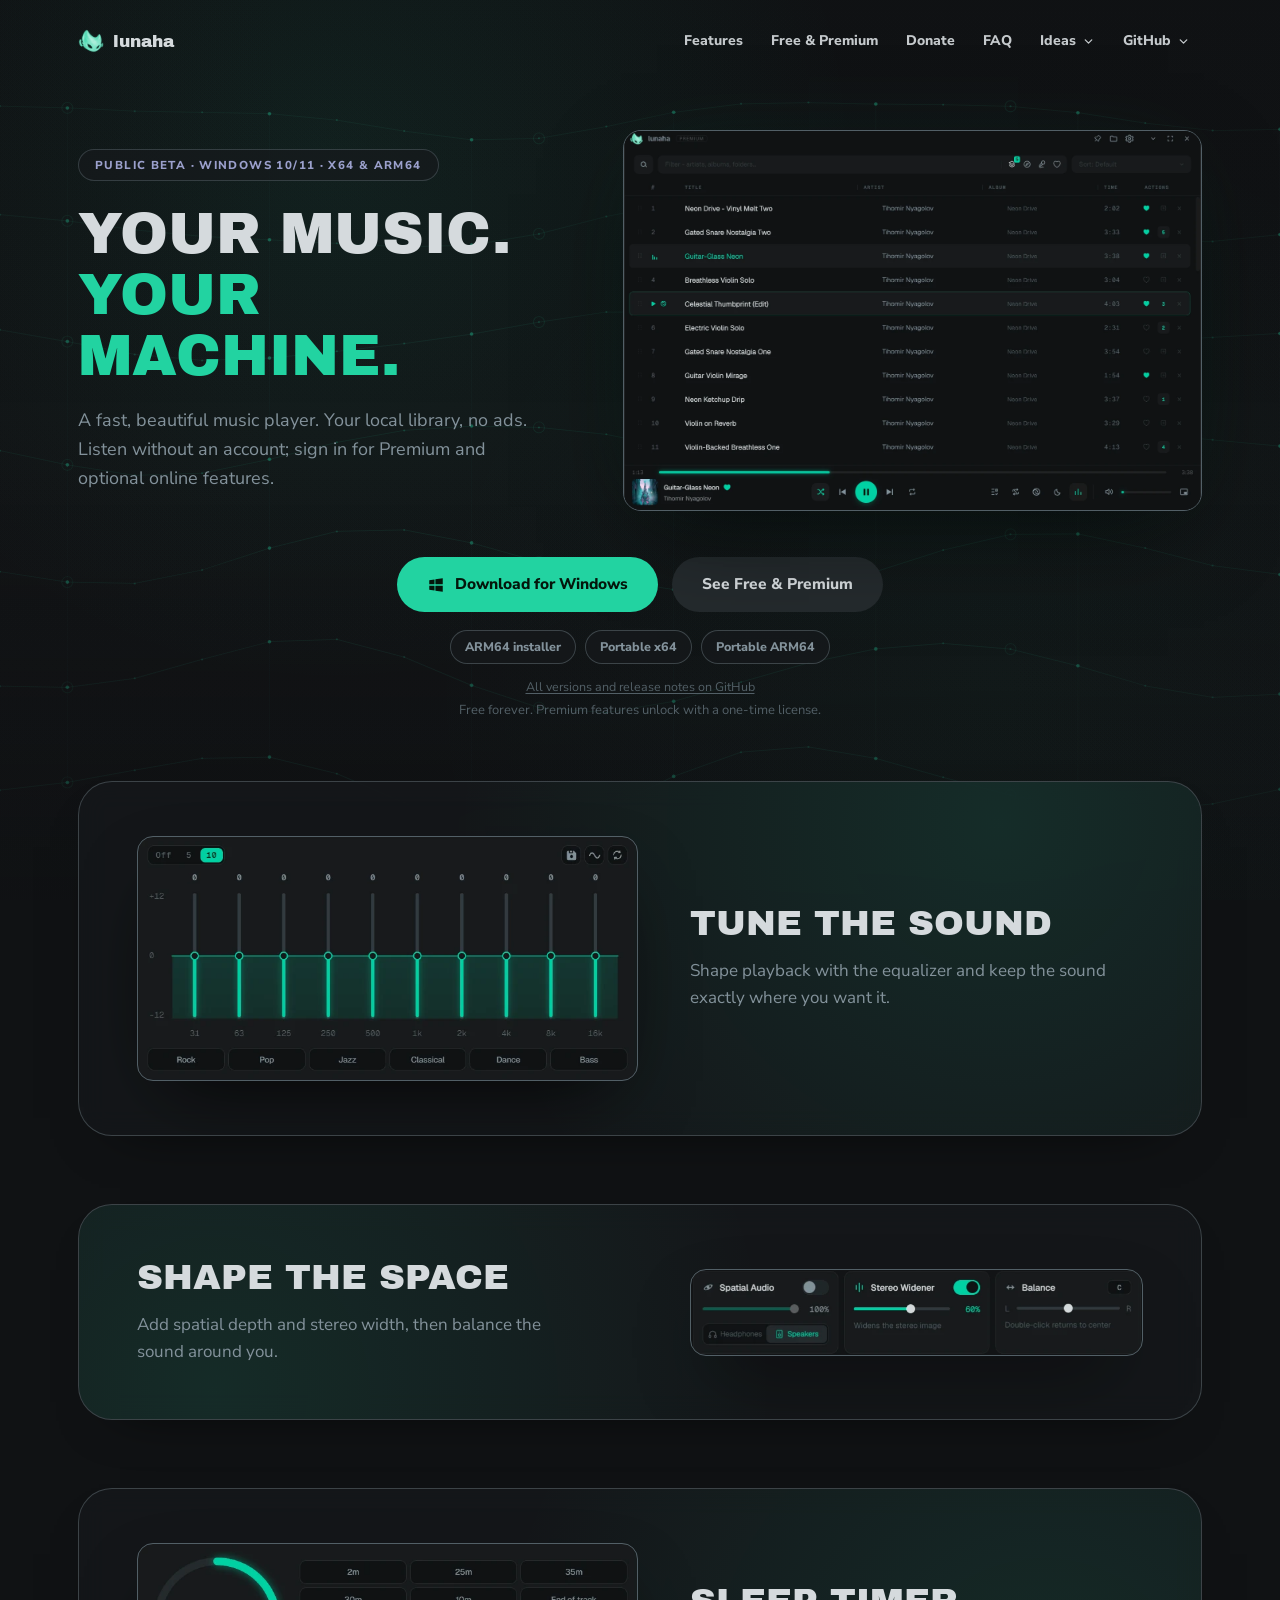
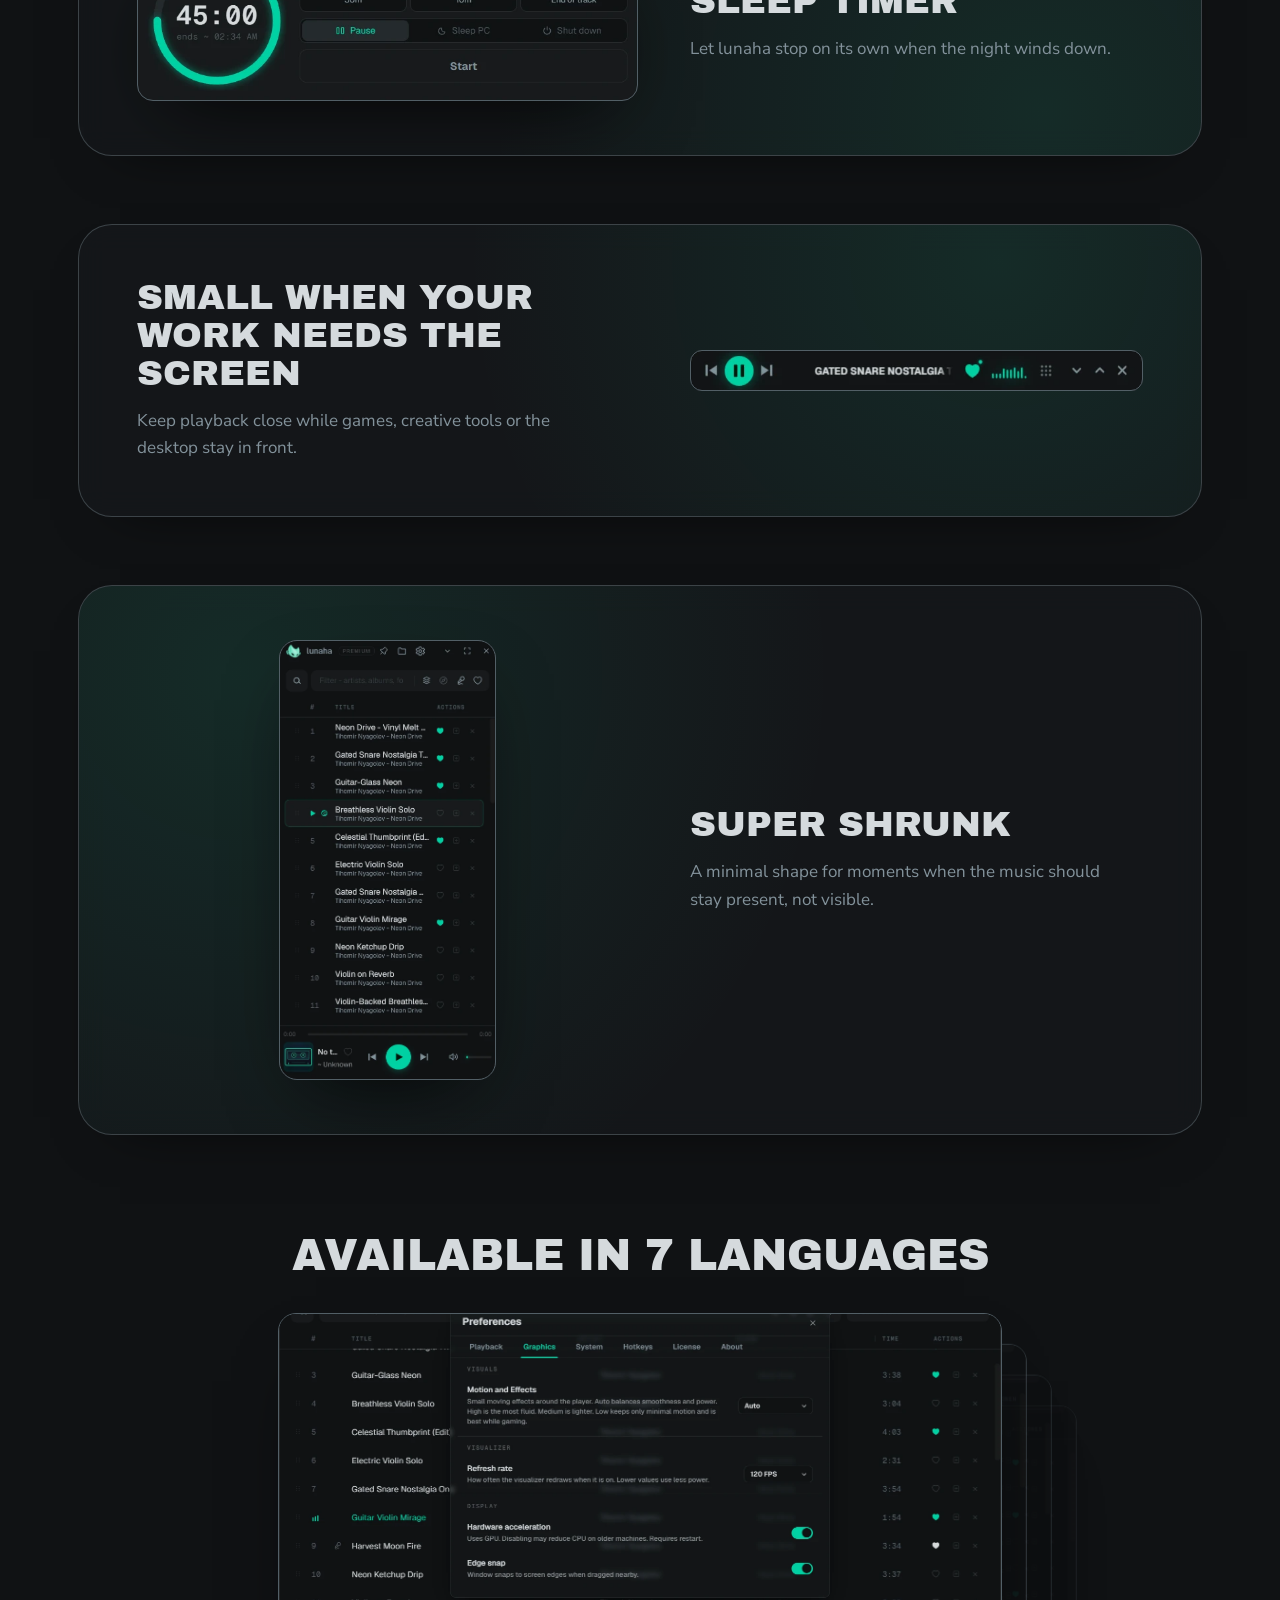
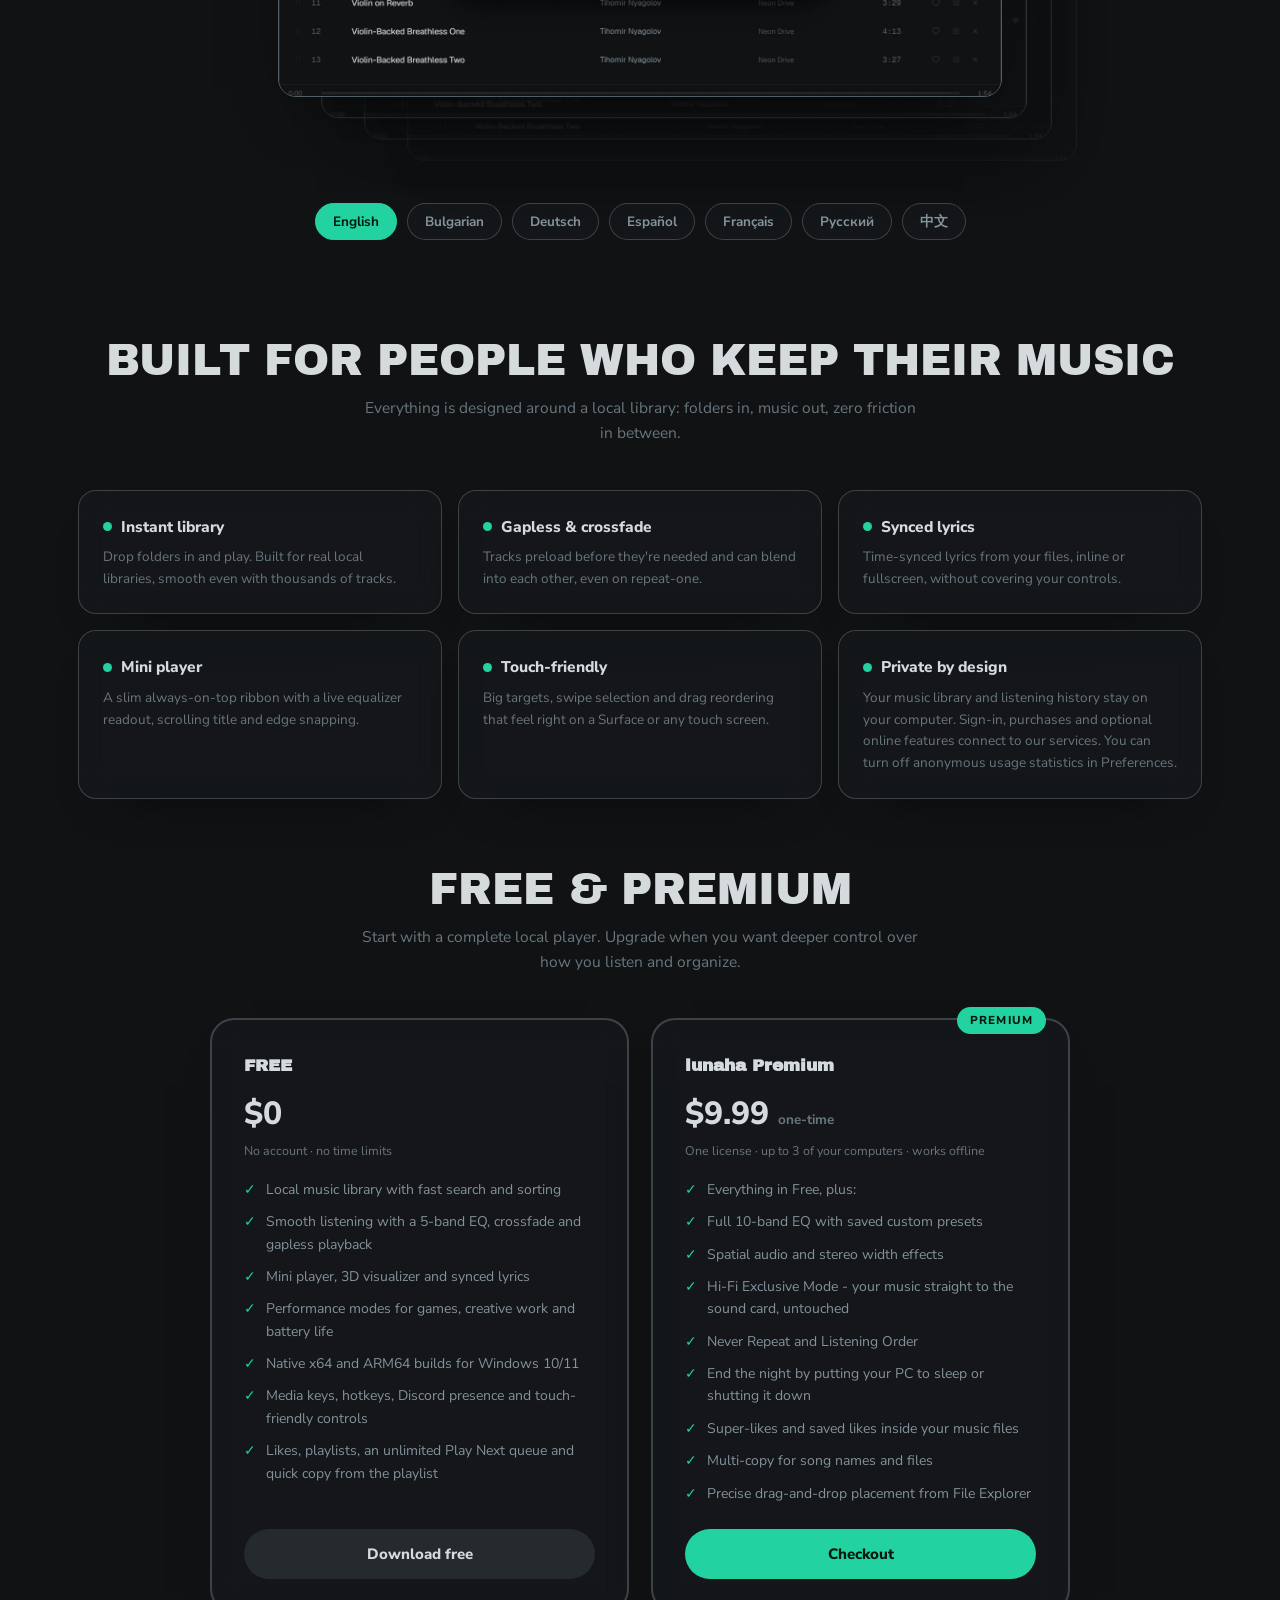
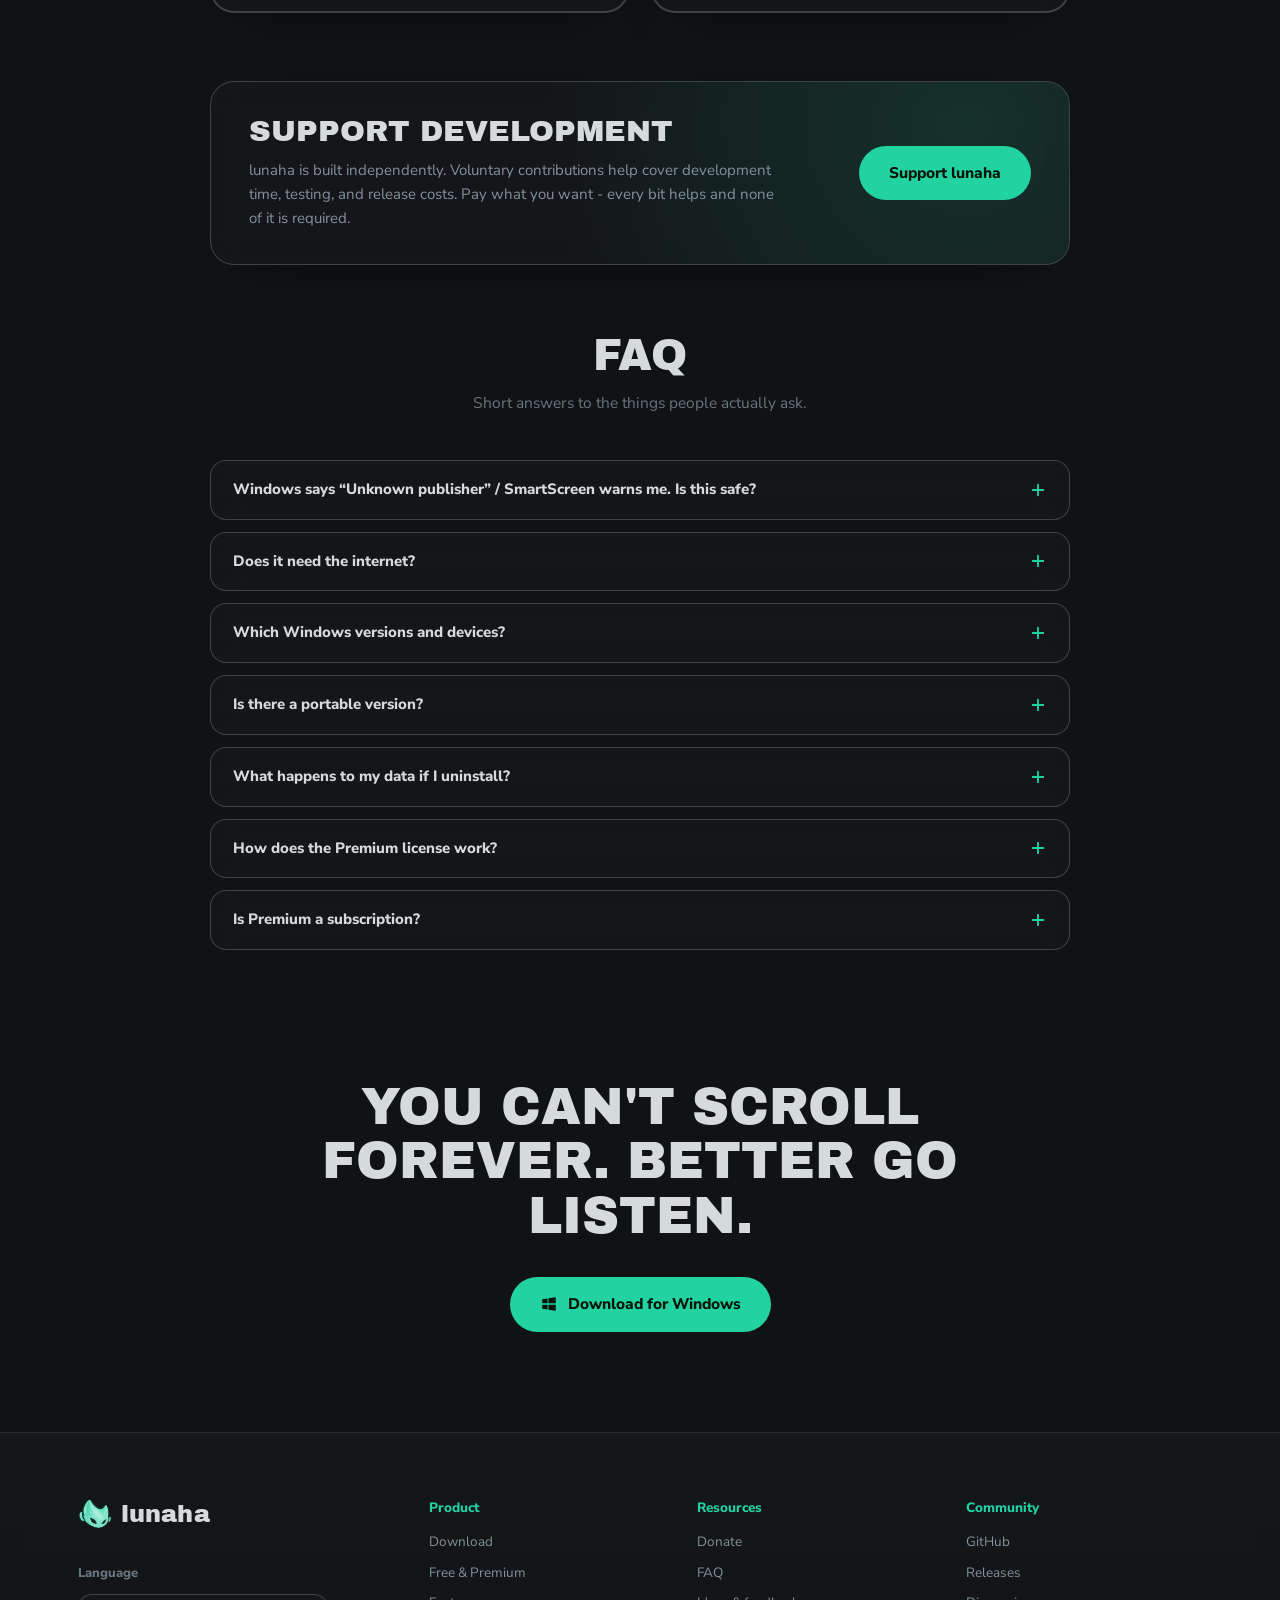
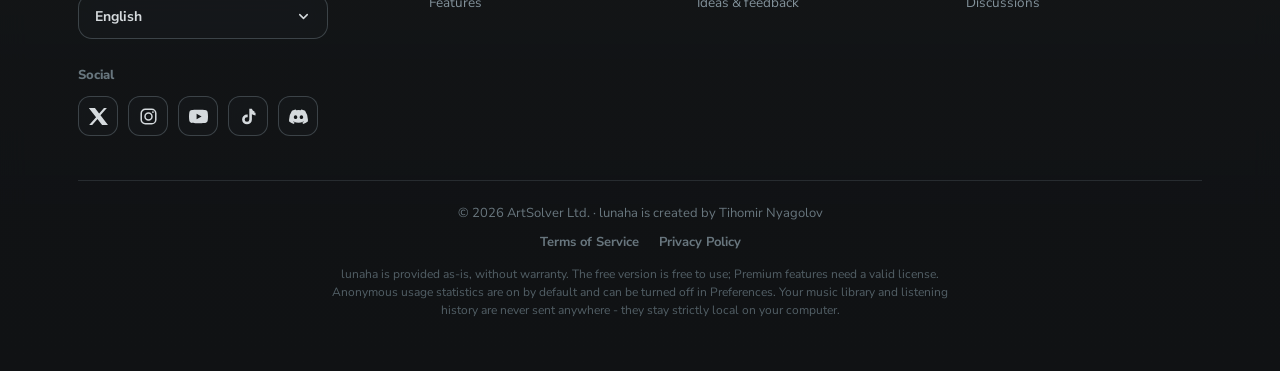
<file: index.html>
<!DOCTYPE html>
<html lang="en">
<head>
  <meta charset="UTF-8" />
  <meta name="viewport" content="width=device-width, initial-scale=1.0" />
  <title>lunaha - local-first music player</title>
  <meta name="description" content="A fast, beautiful music player. Your local library, no ads. Listen without an account; sign in for Premium and optional online features." />
  <!-- Deep AIR redesign (approved 2026-07-29): lunaha Mint accent, Archivo
       Black display font, real glass panels and the shared event-driven Wave
       background from site-wave.js. Final palette and material tokens live in
       site-deep-air.css and are shared by all four public pages. i18n stays in
       the inline dictionary (en/bg/de/es/fr/ru/zh, same locales as the player). -->
  <!-- TODO before the broad public release:
       1. Replace showcase screenshots when the final UI is ready.
       (Checkout links went live 2026-07-03 with the tester release.) -->
  <link rel="preconnect" href="https://fonts.googleapis.com" />
  <link rel="preconnect" href="https://fonts.gstatic.com" crossorigin />
  <link href="https://fonts.googleapis.com/css2?family=Archivo+Black&family=Nunito+Sans:opsz,wght@6..12,400;6..12,600;6..12,700;6..12,800&display=swap" rel="stylesheet" />
  <!-- Shared cross-page config + language engine (single sources of truth). -->
  <script src="site-config.js"></script>
  <script src="site-lang.js"></script>
  <!-- Shared single-source chrome: the brand lockup (site-brand.js) and the
       download links, always the latest release (site-downloads.js). Same
       files every page uses, so a change lands in ONE place. -->
  <script src="site-brand.js"></script>
  <script src="site-downloads.js"></script>
  <script src="site-transition.js"></script>
  <script src="site-glow.js"></script>
  <style>
    :root {
      --bg: #08091a;
      --bg-card: #141737;
      --bg-elevated: #1d2044;
      --glass: rgba(24, 27, 60, 0.45);
      --glass-strong: rgba(20, 23, 55, 0.72);
      --glass-border: rgba(133, 145, 235, 0.16);
      /* ONE glass level for the whole site (owner decision 2026-07-18):
         every backdrop-filter on the page reads this, so a glass change is
         a single edit. The old stepped 18/16/14/10 scale is retired, and
         saturate() now applies to every glass surface, not just .panel. */
      --blur-glass: blur(18px) saturate(1.15);
      --border: #2b2f5c;
      --border-soft: #23264c;
      --chip-border: #383d6e;
      --text: #c3c6e2;
      --text-strong: #ffffff;
      --text-secondary: #aab0dd;
      --text-muted: #8489b8;
      --text-faint: #666c9e;
      --accent: #22D3A1;
      --accent-violet: #8f66ff;
      --on-accent: #04160b;
      --glow-1: rgba(34, 211, 161, 0.17);
      --glow-2: rgba(143, 102, 255, 0.15);
      --font-sans: "Nunito Sans", "Segoe UI", system-ui, sans-serif;
      --font-display: "Archivo Black", "Arial Black", sans-serif;
    }
    * { margin: 0; padding: 0; box-sizing: border-box; }
    html { scroll-behavior: smooth; overscroll-behavior-y: none; }
    body {
      background: var(--bg);
      color: var(--text);
      font-family: var(--font-sans);
      line-height: 1.6;
      -webkit-font-smoothing: antialiased;
      overflow-x: hidden;
      overscroll-behavior-y: none;
    }
    a { color: var(--accent); text-decoration: none; }
    a:hover { text-decoration: underline; }
    img { display: block; max-width: 100%; height: auto; }

    /* ── Themed scrollbars (page + language menu) ── */
    html { scrollbar-color: #2b2f5c #0a0b20; }
    ::-webkit-scrollbar { width: 12px; height: 12px; }
    ::-webkit-scrollbar-track { background: #0a0b20; }
    ::-webkit-scrollbar-thumb { background: #2b2f5c; border-radius: 999px; border: 3px solid #0a0b20; }
    ::-webkit-scrollbar-thumb:hover { background: #3a3f78; }
    .lang-menu { scrollbar-width: thin; scrollbar-color: rgba(195, 198, 226, 0.35) transparent; }
    .lang-menu::-webkit-scrollbar { width: 8px; }
    .lang-menu::-webkit-scrollbar-track { background: transparent; }
    .lang-menu::-webkit-scrollbar-thumb { background: rgba(195, 198, 226, 0.32); border: 2px solid transparent; background-clip: padding-box; border-radius: 999px; }
    .lang-menu::-webkit-scrollbar-thumb:hover { background: rgba(195, 198, 226, 0.5); background-clip: padding-box; }
    .d {
      font-family: var(--font-display);
      font-weight: 400;
      text-transform: uppercase;
      color: var(--text-strong);
      line-height: 1.06;
    }

    /* Legacy no-script background. The final Deep AIR palette and the
       interactive Wave canvas are shared by site-deep-air.css/site-wave.js. */
    .site-background {
      position: fixed; inset: 0; z-index: 0;
      pointer-events: none;
      background:
        radial-gradient(circle at 50% -20%, var(--glow-1), transparent 40%),
        radial-gradient(circle at 22% 24%, var(--glow-1), transparent 52%),
        radial-gradient(circle at 80% 12%, var(--glow-2), transparent 46%),
        radial-gradient(circle at 24% 86%, var(--glow-2), transparent 46%),
        linear-gradient(180deg, #0b0d26 0%, #08091a 46%, #060714 100%);
    }

    .wrap { position: relative; z-index: 1; max-width: 1180px; margin: 0 auto; padding: 0 28px; }

    /* ── Pills ── */
    .btn {
      display: inline-flex; align-items: center; gap: 10px;
      border-radius: 999px; padding: 15px 30px;
      font-weight: 800; font-size: 15.5px; cursor: pointer;
      transition: transform 0.12s ease, filter 0.15s ease, box-shadow 0.15s ease;
    }
    .btn:hover { text-decoration: none; transform: translateY(-2px); filter: brightness(1.1); box-shadow: 0 8px 24px -10px rgba(0, 0, 0, 0.6); }
    .btn-primary { background: var(--accent); color: var(--on-accent); }
    .btn-ghost { background: var(--bg-elevated); color: var(--text-strong); }
    .btn svg { width: 18px; height: 18px; fill: currentColor; }

    /* ── Nav (links always visible, Discord-style dropdowns) ── */
    nav { position: relative; z-index: 40; display: flex; align-items: center; justify-content: space-between; gap: 14px; padding: 22px 0; flex-wrap: wrap; }
    .brand { display: flex; align-items: flex-end; gap: 9px; color: var(--text-strong); }
    .brand:hover { color: var(--text-strong); text-decoration: none; }
    .brand-mark { display: inline-flex; align-items: flex-end; gap: 2px; height: 17px; }
    .brand-mark span { width: 3px; border-radius: 2px; background: var(--accent); }
    .brand-mark span:nth-child(1) { height: 8px; }
    .brand-mark span:nth-child(2) { height: 16px; }
    .brand-mark span:nth-child(3) { height: 11px; }
    .brand-mark span:nth-child(4) { height: 17px; }
    .brand-mark span:nth-child(5) { height: 7px; }
    .brand .brand-name { font-family: var(--font-display); text-transform: uppercase; font-size: 16px; }
    nav .links { display: flex; gap: 4px; font-size: 14px; font-weight: 800; align-items: center; flex-wrap: wrap; }
    nav .links > a, .nav-item > a { color: var(--text-strong); opacity: 0.92; padding: 8px 12px; border-radius: 999px; display: inline-flex; align-items: center; gap: 6px; }
    nav .links > a:hover, .nav-item > a:hover { opacity: 1; text-decoration: none; background: rgba(133, 145, 235, 0.12); }
    .chev { width: 13px; height: 13px; fill: none; stroke: currentColor; stroke-width: 2.4; stroke-linecap: round; stroke-linejoin: round; transition: transform 0.15s ease; }
    .nav-item { position: relative; }
    .nav-item:hover > a .chev, .nav-item:focus-within > a .chev { transform: rotate(180deg); }
    .menu {
      position: absolute; top: calc(100% + 8px); left: 50%;
      transform: translate(-50%, 6px);
      min-width: 216px; padding: 12px;
      background: var(--glass-strong);
      backdrop-filter: var(--blur-glass); -webkit-backdrop-filter: var(--blur-glass);
      border: 1px solid var(--glass-border); border-radius: 18px;
      display: flex; flex-direction: column; gap: 2px;
      opacity: 0; visibility: hidden;
      transition: opacity 0.15s ease, transform 0.15s ease, visibility 0.15s;
      z-index: 50;
    }
    .menu::before { content: ""; position: absolute; top: -12px; left: 0; right: 0; height: 12px; }
    .nav-item:hover .menu, .nav-item:focus-within .menu { opacity: 1; visibility: visible; transform: translate(-50%, 0); }
    .menu-label { font-size: 10.5px; letter-spacing: 0.1em; text-transform: uppercase; color: var(--text-faint); font-weight: 800; padding: 4px 12px 5px; }
    .menu a { display: block; padding: 8px 12px; border-radius: 10px; color: var(--text-strong); font-weight: 700; font-size: 13.5px; }
    .menu a:hover { background: rgba(34, 211, 161, 0.14); text-decoration: none; }

    /* ── Hero: copy left, rotating showcase right, actions centered below ── */
    header { position: relative; z-index: 1; padding: 48px 0 26px; }
    .hero-grid {
      display: grid; grid-template-columns: 0.92fr 1.08fr;
      gap: 52px; align-items: center;
    }
    .hero-copy { text-align: left; }
    .beta-pill {
      display: inline-block; padding: 6px 16px; border-radius: 999px;
      border: 1px solid var(--chip-border); color: #9ba0cc;
      background: var(--glass);
      font-size: 11.5px; font-weight: 800; letter-spacing: 0.12em; text-transform: uppercase;
      margin-bottom: 22px;
    }
    h1 { font-size: clamp(38px, 4.5vw, 62px); }
    h1 .accent { color: var(--accent); }
    .sub {
      max-width: 460px; margin: 20px 0 0; color: var(--text-secondary);
      font-size: clamp(16px, 1.5vw, 18px); font-weight: 400;
    }
    .product-showcase { position: relative; }
    .clean-spotlight {
      position: relative; width: 100%; aspect-ratio: 1477 / 972;
      overflow: hidden; border: 1px solid var(--border);
      border-radius: 18px; background: var(--bg-card);
      box-shadow: 0 30px 100px -34px rgba(0, 0, 0, 0.85), 0 0 90px -30px var(--glow-1);
      isolation: isolate;
    }
    .clean-spotlight img {
      position: absolute; inset: 0; width: 100%; height: 100%;
      object-fit: cover; opacity: 0; transform: scale(1.015);
      transition: opacity 900ms ease, transform 1600ms ease;
    }
    .clean-spotlight img.spotlight-cover-art { object-position: 68% center; }
    /* 16:9 shots lose 7.3% per side to the 1477/972 frame; this one carries its
       album art and title hard against the left edge, so shift the crop window. */
    .clean-spotlight img.spotlight-art-lyric { object-position: 12% center; }
    .clean-spotlight img.is-active { opacity: 1; transform: scale(1); }

    .hero-actions { text-align: center; margin-top: 46px; }
    .cta-row { display: flex; gap: 14px; justify-content: center; flex-wrap: wrap; }
    .dl-more {
      display: flex; align-items: center; justify-content: center; flex-wrap: wrap;
      gap: 9px; margin-top: 18px; font-size: 12.5px;
    }
    .dl-mini {
      display: inline-block; padding: 6px 14px; border-radius: 999px;
      background: var(--glass); border: 1px solid var(--glass-border);
      backdrop-filter: var(--blur-glass); -webkit-backdrop-filter: var(--blur-glass);
      color: var(--text); font-size: 12.5px; font-weight: 800;
      transition: transform 0.12s ease, filter 0.15s ease;
    }
    .dl-mini:hover { text-decoration: none; transform: translateY(-1px); filter: brightness(1.3); color: var(--text-strong); }
    .dl-notes { margin-top: 13px; display: flex; flex-direction: column; align-items: center; gap: 3px; }
    .dl-all-link { color: var(--text-faint); font-size: 12.5px; text-decoration: underline; text-underline-offset: 2px; }
    .dl-all-link:hover { color: var(--text-strong); }
    .cta-note { margin: 0; color: var(--text-faint); font-size: 13px; }

    /* ── Glass panels around the feature rows (Discord-style bubbles) ── */
    .sec { position: relative; z-index: 1; padding: 34px 0; }
    .panel {
      position: relative; overflow: hidden;
      border-radius: 34px; padding: 54px 58px;
      background: var(--glass);
      backdrop-filter: var(--blur-glass); -webkit-backdrop-filter: var(--blur-glass);
      border: 1px solid var(--glass-border);
    }
    .panel::before {
      content: ""; position: absolute; inset: 0; pointer-events: none;
      background: radial-gradient(circle at var(--px, 82%) var(--py, 12%), var(--ptint, rgba(34, 211, 161, 0.16)), transparent 56%);
    }
    .panel--mint { --ptint: rgba(34, 211, 161, 0.16); --px: 82%; --py: 12%; }
    .panel--violet { --ptint: rgba(143, 102, 255, 0.2); --px: 12%; --py: 88%; }
    .panel--rose { --ptint: rgba(233, 96, 175, 0.16); --px: 86%; --py: 84%; }
    .frow { position: relative; display: grid; grid-template-columns: 1.05fr 0.95fr; gap: 52px; align-items: center; }
    .frow.rev .fmedia { order: 2; }
    .frow h2 { font-size: clamp(24px, 2.8vw, 36px); margin-bottom: 14px; text-align: left; }
    .frow p { font-size: clamp(15px, 1.4vw, 17px); color: var(--text-secondary); max-width: 440px; }
    .fmedia { position: relative; }
    /* Outline instead of border: the border used to join the border-box
       aspect-ratio math and slightly squash the images. */
    .fmedia img {
      border-radius: 16px; outline: 1px solid var(--border); outline-offset: -1px;
      box-shadow: 0 30px 80px -30px rgba(0, 0, 0, 0.85);
    }
    .fmedia--eq img { width: 100%; }
    .fmedia--effects,
    .fmedia--sleep,
    .fmedia--compact { display: grid; justify-items: center; align-items: start; }
    .fmedia--effects img,
    .fmedia--sleep img { width: 100%; }
    .fmedia--compact img { width: 100%; border-radius: 12px; }
    .fmedia--shrunk { display: grid; justify-items: center; align-items: start; }
    .fmedia--shrunk img { width: auto; max-height: 440px; border-radius: 18px; }

    /* ── Languages (existing deck animation, new skin) ── */
    .languages { position: relative; z-index: 1; padding: 64px 0; text-align: center; overflow: hidden; }
    .languages h2 { font-size: clamp(28px, 3.4vw, 46px); margin-bottom: 34px; }
    .language-stack {
      position: relative; width: min(100%, 820px);
      height: clamp(300px, 36vw, 460px); overflow: visible;
      margin: 0 auto;
    }
    .language-stack img {
      position: absolute; left: 50%; top: 0;
      width: calc(100% - 96px); height: calc(100% - 76px);
      object-fit: cover; border-radius: 18px; border: 1px solid var(--border);
      box-shadow: 0 30px 70px -38px rgba(0, 0, 0, 0.95);
      z-index: 1; opacity: 0;
      transform: translate(calc(-50% + 72px), 54px) scale(0.94);
      transform-origin: 50% 50%;
      transition: opacity 1100ms ease, transform 1300ms cubic-bezier(0.16, 1, 0.3, 1);
      will-change: opacity, transform;
    }
    .language-stack img.is-active { z-index: 5; opacity: 1; transform: translate(-50%, 0) scale(1); }
    .language-stack img.is-next { z-index: 4; opacity: 0.48; transform: translate(calc(-50% + 34px), 26px) scale(0.975); }
    .language-stack img.is-after { z-index: 3; opacity: 0.3; transform: translate(calc(-50% + 68px), 52px) scale(0.95); }
    .language-stack img.is-back { z-index: 2; opacity: 0.18; transform: translate(calc(-50% + 102px), 78px) scale(0.925); }
    .language-stack img.is-leaving { z-index: 6; opacity: 0; transform: translate(calc(-50% - 16px), -10px) scale(1.01); }
    .language-list { display: flex; flex-wrap: wrap; justify-content: center; gap: 10px; margin-top: 30px; }
    .language-list button {
      background: var(--glass); border: 1px solid var(--chip-border); border-radius: 999px;
      backdrop-filter: var(--blur-glass); -webkit-backdrop-filter: var(--blur-glass);
      padding: 8px 17px; color: var(--text); font-family: var(--font-sans);
      font-size: 13.5px; font-weight: 700; white-space: nowrap; cursor: pointer;
      transition: color 180ms ease, border-color 180ms ease, background 180ms ease;
    }
    .language-list button:hover { color: var(--text-strong); border-color: var(--accent); }
    .language-list button.is-active { color: var(--on-accent); background: var(--accent); border-color: var(--accent); }

    /* ── Sections (features / pricing / faq) ── */
    section { position: relative; z-index: 1; }
    .sec-head h2 { font-size: clamp(28px, 3.4vw, 46px); text-align: center; }
    .section-sub { text-align: center; color: var(--text-muted); margin: 12px auto 44px; max-width: 560px; font-size: 15.5px; }

    /* ── Feature cards (translucent + blurred) ── */
    .grid { display: grid; grid-template-columns: repeat(3, 1fr); gap: 16px; }
    @media (max-width: 760px) { .grid { grid-template-columns: 1fr; } }
    .card {
      background: var(--glass); border: 1px solid var(--glass-border);
      backdrop-filter: var(--blur-glass); -webkit-backdrop-filter: var(--blur-glass);
      border-radius: 18px; padding: 24px;
      transition: transform 0.15s ease, border-color 0.15s ease;
    }
    .card:hover { transform: translateY(-3px); border-color: var(--border); }
    .card h3 { font-size: 15.5px; font-weight: 800; color: var(--text-strong); margin-bottom: 7px; display: flex; align-items: center; gap: 9px; }
    .card p { color: var(--text-muted); font-size: 13.5px; }
    .dot { width: 9px; height: 9px; border-radius: 50%; background: var(--accent); flex-shrink: 0; }

    /* ── Pricing ── */
    .tiers { display: grid; grid-template-columns: 1fr 1fr; gap: 22px; max-width: 860px; margin: 0 auto; text-align: left; }
    @media (max-width: 680px) { .tiers { grid-template-columns: 1fr; } }
    .tier {
      display: flex; flex-direction: column; min-width: 0;
      background: var(--glass); border: 2px solid var(--glass-border);
      backdrop-filter: var(--blur-glass); -webkit-backdrop-filter: var(--blur-glass);
      border-radius: 24px; padding: 32px;
    }
    .tier--premium { border: 2px solid var(--accent); position: relative; scroll-margin-top: 26px; }
    .tier h3 { font-family: var(--font-display); text-transform: uppercase; font-size: 17px; color: var(--text-strong); }
    .tier .price { font-size: 32px; font-weight: 800; color: var(--text-strong); margin: 8px 0 2px; }
    .tier .price small { font-size: 13.5px; font-weight: 700; color: var(--text-muted); }
    .tier .plan-note { color: var(--text-muted); font-size: 12.5px; margin-bottom: 18px; }
    .tier ul { list-style: none; display: flex; flex-direction: column; gap: 10px; font-size: 14px; color: var(--text-secondary); }
    .tier li { display: flex; gap: 10px; align-items: baseline; }
    .tick { color: var(--accent); font-weight: 800; flex-shrink: 0; }
    .tier-action { margin-top: auto; padding-top: 24px; }
    .tier .btn { width: 100%; justify-content: center; font-size: 15px; padding: 13px 0; }
    .premium-badge {
      position: absolute; top: -13px; right: 22px; background: var(--accent); color: var(--on-accent);
      font-size: 11.5px; font-weight: 800; letter-spacing: 0.1em; text-transform: uppercase;
      padding: 4px 13px; border-radius: 999px;
    }

    /* ── Support ── */
    .support-block {
      max-width: 860px; margin: 0 auto;
      background: var(--glass); border: 1px solid var(--glass-border);
      backdrop-filter: var(--blur-glass); -webkit-backdrop-filter: var(--blur-glass);
      border-radius: 24px; padding: 34px 38px;
      display: flex; align-items: center; justify-content: space-between; gap: 28px;
      position: relative; overflow: hidden;
    }
    .support-block::before {
      content: ""; position: absolute; inset: 0; pointer-events: none;
      background: radial-gradient(circle at 88% 20%, rgba(34, 211, 161, 0.14), transparent 55%);
    }
    .support-copy { max-width: 540px; position: relative; }
    .support-copy h2 { font-size: clamp(22px, 2.4vw, 30px); text-align: left; }
    .support-copy p { margin-top: 10px; color: var(--text-secondary); font-size: 15px; }
    .support-block .btn { position: relative; }
    @media (max-width: 680px) { .support-block { align-items: flex-start; flex-direction: column; } }

    /* ── FAQ (smooth accordion: grid-rows height animation + icon spin) ── */
    .faq { max-width: 860px; margin: 0 auto; display: flex; flex-direction: column; gap: 12px; }
    .faq-item {
      background: var(--glass); border: 1px solid var(--glass-border);
      backdrop-filter: var(--blur-glass); -webkit-backdrop-filter: var(--blur-glass);
      border-radius: 16px; overflow: hidden;
      transition: border-color 0.3s ease;
    }
    .faq-item.open { border-color: rgba(34, 211, 161, 0.42); }
    .faq-q {
      width: 100%; display: flex; justify-content: space-between; align-items: center; gap: 16px;
      padding: 18px 22px; background: transparent; border: 0; cursor: pointer;
      color: var(--text-strong); font-family: var(--font-sans);
      font-weight: 800; font-size: 15px; text-align: left; line-height: 1.45;
    }
    .faq-plus {
      width: 18px; height: 18px; flex-shrink: 0;
      fill: none; stroke: var(--accent); stroke-width: 2.4; stroke-linecap: round;
      transition: transform 0.35s cubic-bezier(0.22, 1, 0.36, 1);
    }
    .faq-item.open .faq-plus { transform: rotate(135deg); }
    .faq-a { display: grid; grid-template-rows: 0fr; transition: grid-template-rows 0.4s cubic-bezier(0.22, 1, 0.36, 1); }
    .faq-item.open .faq-a { grid-template-rows: 1fr; }
    .faq-a-inner { min-height: 0; overflow: hidden; }
    .faq-a-inner p {
      color: var(--text-secondary); font-size: 14px; padding: 0 22px 18px; margin: 0;
      opacity: 0; transform: translateY(-6px);
      transition: opacity 0.3s ease 0.08s, transform 0.35s cubic-bezier(0.22, 1, 0.36, 1) 0.05s;
    }
    .faq-item.open .faq-a-inner p { opacity: 1; transform: none; }

    /* Fallback when backdrop-filter is unsupported */
    @supports not ((backdrop-filter: blur(1px)) or (-webkit-backdrop-filter: blur(1px))) {
      .panel, .card, .tier, .faq-item, .support-block, .menu, .lang-menu, .dl-mini, .language-list button { background: #141737; }
    }

    /* ── End CTA ── */
    .endcta { position: relative; z-index: 1; text-align: center; padding: 96px 0 100px; overflow: hidden; }
    .endcta h2 { font-size: clamp(30px, 4vw, 54px); max-width: 840px; margin: 0 auto 34px; }

    /* ── Footer (gradient, language, social, giant wordmark) ── */
    footer {
      position: relative; z-index: 1;
      background: linear-gradient(180deg, #0b0d26 0%, #101538 42%, #0e352c 100%);
      border-top: 1px solid var(--border-soft);
      padding: 64px 0 52px;
      color: var(--text-muted); font-size: 13px;
    }
    .fgrid { display: grid; grid-template-columns: 1.35fr 1fr 1fr 1fr; gap: 32px; }
    @media (max-width: 760px) { .fgrid { grid-template-columns: 1fr 1fr; } }
    .brand-mark--big { height: 30px; gap: 4px; }
    .brand-mark--big span { width: 5px; border-radius: 3px; }
    .brand-mark--big span:nth-child(1) { height: 14px; }
    .brand-mark--big span:nth-child(2) { height: 28px; }
    .brand-mark--big span:nth-child(3) { height: 19px; }
    .brand-mark--big span:nth-child(4) { height: 30px; }
    .brand-mark--big span:nth-child(5) { height: 12px; }
    .flabel { margin: 26px 0 10px; color: var(--text-muted); font-weight: 800; font-size: 13px; }
    .lang-select { position: relative; max-width: 250px; }
    .lang-btn {
      width: 100%; display: flex; justify-content: space-between; align-items: center; gap: 10px;
      background: rgba(29, 32, 68, 0.55); border: 1px solid var(--border); border-radius: 14px;
      padding: 12px 16px; color: var(--text-strong);
      font-family: var(--font-sans); font-size: 14px; font-weight: 700; cursor: pointer;
      transition: border-color 0.15s ease;
    }
    .lang-btn:hover { border-color: var(--chip-border); }
    .lang-btn .chev { width: 15px; height: 15px; }
    .lang-select.open .lang-btn .chev { transform: rotate(180deg); }
    .lang-menu {
      position: absolute; bottom: calc(100% + 8px); left: 0; right: 0;
      background: var(--glass-strong);
      backdrop-filter: var(--blur-glass); -webkit-backdrop-filter: var(--blur-glass);
      border: 1px solid var(--glass-border); border-radius: 14px;
      padding: 8px; display: none; z-index: 30;
      max-height: 250px; overflow: auto;
    }
    .lang-select.open .lang-menu { display: block; }
    .lang-menu button {
      width: 100%; text-align: left; background: transparent; border: 0;
      color: var(--text-strong); font-family: var(--font-sans); font-weight: 700; font-size: 13.5px;
      padding: 9px 12px; border-radius: 10px; cursor: pointer;
    }
    .lang-menu button:hover { background: rgba(34, 211, 161, 0.14); }
    .lang-menu button.is-active { background: var(--accent); color: var(--on-accent); }
    .social { display: flex; gap: 10px; flex-wrap: wrap; }
    /* Higher specificity than the footer text links (which set block + margins
       for the link columns) so the icon tiles keep their flex centering. */
    .fgrid .social a {
      width: 40px; height: 40px; border-radius: 12px;
      display: flex; align-items: center; justify-content: center;
      margin: 0; padding: 0;
      color: var(--text-strong); background: rgba(29, 32, 68, 0.55); border: 1px solid var(--border);
      transition: transform 0.12s ease, color 0.15s ease, border-color 0.15s ease;
    }
    .fgrid .social a:hover { transform: translateY(-2px); color: var(--accent); border-color: var(--chip-border); text-decoration: none; }
    .social svg { width: 19px; height: 19px; display: block; }
    .fgrid h4 { color: var(--accent); font-size: 13.5px; font-weight: 800; margin-bottom: 13px; }
    /* Exclude the brand without raising specificity above the social buttons. */
    .fgrid a:where(:not([data-brand])) { display: block; color: var(--text); font-size: 13.5px; margin-bottom: 9px; }
    .legal { margin-top: 44px; padding-top: 22px; border-top: 1px solid rgba(133, 145, 235, 0.14); text-align: center; }
    .legal .legal-links { margin-top: 8px; font-size: 13px; }
    .legal .legal-links a { color: var(--text-muted); font-weight: 700; margin: 0 10px; }
    .legal .legal-links a:hover { color: var(--accent); }
    .legal .fine { margin: 12px auto 0; font-size: 12px; color: var(--text-faint); max-width: 640px; line-height: 1.5; }
    /* Safety strip for browsers that ignore overscroll-behavior (rubber-band
       overscroll would otherwise flash the fixed background below the page).
       Painted as box-shadow: pure ink, adds zero scrollable height (an
       absolutely positioned strip would re-create the very gap it guards). */
    footer { box-shadow: 0 220px 0 0 #0e352c; }

    @media (max-width: 900px) {
      .hero-grid { grid-template-columns: 1fr; gap: 34px; }
      .hero-copy { text-align: center; }
      .sub { margin: 20px auto 0; }
      .panel { padding: 30px 24px; border-radius: 26px; }
      .frow, .frow.rev { grid-template-columns: 1fr; gap: 28px; }
      .frow.rev .fmedia { order: 0; }
      .frow h2 { text-align: center; }
      .frow p { text-align: center; margin: 0 auto; }
      .sec { padding: 22px 0; }
      .languages { padding: 48px 0; }
      .language-stack { height: 420px; }
      .language-stack img { width: calc(100% - 72px); height: calc(100% - 62px); }
      nav .links { font-size: 13px; }
    }
    @media (max-width: 560px) {
      .language-stack { height: 300px; }
      .language-stack img { width: calc(100% - 42px); height: calc(100% - 44px); }
      .language-stack img.is-next { transform: translate(calc(-50% + 16px), 14px) scale(0.965); }
      .language-stack img.is-after { transform: translate(calc(-50% + 32px), 28px) scale(0.93); }
      .language-stack img.is-back { transform: translate(calc(-50% + 48px), 42px) scale(0.895); }
    }
    @media (prefers-reduced-motion: reduce) {
      .clean-spotlight img { transition: none; transform: none; }
      .language-stack img { transition: none; }
      .language-stack img.is-active { transform: translate(-50%, 0) scale(1); }
      .faq-a, .faq-a-inner p, .faq-plus, .faq-item { transition: none; }
    }

  </style>
  <link rel="stylesheet" href="site-deep-air.css" />
  <script src="site-wave.js" defer></script>
  <link rel="icon" type="image/webp" href="brand-icon.webp" />
</head>
<body>
  <div class="site-background" aria-hidden="true"></div>

  <div class="wrap">
    <nav>
      <!-- Brand lockup rendered by site-brand.js (the ONE canonical mark +
           wordmark, aligned in one place). -->
      <a data-brand href="./" aria-label="lunaha home"></a>
      <span class="links">
        <a href="#features">Features</a>
        <a href="#pricing">Free &amp; Premium</a>
        <a href="#support">Donate</a>
        <a href="#faq">FAQ</a>
        <span class="nav-item">
          <a id="nav-ideas" href="#" rel="noopener">Ideas<svg class="chev" viewBox="0 0 24 24" aria-hidden="true"><path d="M6 9l6 6 6-6" /></svg></a>
          <span class="menu">
            <span class="menu-label">Categories</span>
            <a id="nav-cat-ideas" href="#" rel="noopener">Ideas &amp; feedback</a>
            <a id="nav-cat-announcements" href="#" rel="noopener">Announcements</a>
            <a id="nav-cat-general" href="#" rel="noopener">General</a>
            <a id="nav-cat-qa" href="#" rel="noopener">Q&amp;A</a>
          </span>
        </span>
        <span class="nav-item">
          <a id="nav-github" href="#" rel="noopener">GitHub<svg class="chev" viewBox="0 0 24 24" aria-hidden="true"><path d="M6 9l6 6 6-6" /></svg></a>
          <span class="menu">
            <span class="menu-label">Project</span>
            <a id="nav-gh-repo" href="#" rel="noopener">Repository</a>
            <a id="nav-gh-releases" href="#" rel="noopener">Releases</a>
            <a id="nav-gh-discussions" href="#" rel="noopener">Discussions</a>
          </span>
        </span>
      </span>
    </nav>

    <header>
      <div class="hero-grid">
        <div class="hero-copy">
          <span class="beta-pill">Public beta · Windows 10/11 · x64 &amp; ARM64</span>
          <h1 class="d">Your music.<br /><span class="accent">Your machine.</span></h1>
          <p class="sub">
            A fast, beautiful music player. Your local library, no ads. Listen without an account; sign in for Premium and optional online features.
          </p>
        </div>
        <div class="product-showcase" aria-label="lunaha screenshots">
          <div class="clean-spotlight" data-clean-spotlight>
            <img class="is-active" src="Img Player Screenshot.webp" width="1450" height="963" alt="lunaha library view" />
            <img class="spotlight-cover-art" src="Img - Cover.webp" width="1672" height="941" alt="lunaha cover artwork" />
            <img src="Img Jump To track.webp" width="1450" height="963" alt="lunaha jump to track" />
            <img src="Img Player - Vinyl Puls - Visualisation.webp" width="1920" height="1080" alt="lunaha vinyl pulse visualiser" />
            <img class="spotlight-art-lyric" src="Img Player - Album Art Lyric - Visualisation.webp" width="1920" height="1080" alt="lunaha album art visualiser with lyrics" />
            <img src="Img Player - Vinyl Puls Lyric- Visualisation.webp" width="1920" height="1080" alt="lunaha vinyl pulse visualiser with lyrics" />
            <img src="Img Player - Album Art - Visualisation.webp" width="1920" height="1080" alt="lunaha album art visualiser" />
          </div>
        </div>
      </div>
      <div class="hero-actions" id="download">
        <p class="download-transition" data-download-transition></p>
        <div class="cta-row">
          <a id="dl-x64" class="btn btn-primary" data-glow data-dl="x64" href="#" rel="noopener"><svg viewBox="0 0 24 24" aria-hidden="true"><path d="M3 5.5 10 4.6V11H3V5.5ZM3 12.9H10V19.3L3 18.4V12.9ZM11.2 4.4 21 3V11H11.2V4.4ZM11.2 12.9H21V21L11.2 19.5V12.9Z"/></svg><span>Download for Windows</span></a>
          <a class="btn btn-ghost" href="#pricing">See Free &amp; Premium</a>
        </div>
        <div class="dl-more">
          <a id="dl-arm64" class="dl-mini" data-dl="arm64" href="#" rel="noopener" title="Installer for Snapdragon / ARM laptops.">ARM64 installer</a>
          <a id="dl-portable-x64" class="dl-mini" data-dl="portable-x64" href="#" rel="noopener" title="Unzip and play, no install.">Portable x64</a>
          <a id="dl-portable-arm64" class="dl-mini" data-dl="portable-arm64" href="#" rel="noopener" title="Portable zip for ARM laptops.">Portable ARM64</a>
        </div>
        <div class="dl-notes">
          <a id="dl-all" class="dl-all-link" data-dl="releases" href="#" rel="noopener">All versions and release notes on GitHub</a>
          <p class="cta-note">Free forever. Premium features unlock with a one-time license.</p>
        </div>
      </div>
    </header>
  </div>

  <div class="sec">
    <div class="wrap">
      <div class="panel panel--mint">
        <article class="frow">
          <div class="fmedia fmedia--eq">
            <img src="Img Equalizer.webp" width="758" height="371" alt="lunaha equalizer settings" />
          </div>
          <div>
            <h2 class="d">Tune the sound</h2>
            <p>Shape playback with the equalizer and keep the sound exactly where you want it.</p>
          </div>
        </article>
      </div>
    </div>
  </div>

  <div class="sec">
    <div class="wrap">
      <div class="panel panel--violet">
        <article class="frow rev">
          <div class="fmedia fmedia--effects">
            <img src="Img Effects.webp" width="769" height="148" alt="lunaha spatial audio, stereo width and balance effects" />
          </div>
          <div>
            <h2 class="d">Shape the space</h2>
            <p>Add spatial depth and stereo width, then balance the sound around you.</p>
          </div>
        </article>
      </div>
    </div>
  </div>

  <div class="sec">
    <div class="wrap">
      <div class="panel panel--rose">
        <article class="frow">
          <div class="fmedia fmedia--sleep">
            <img src="Img Sleep Timer.webp" width="758" height="239" alt="lunaha sleep timer" />
          </div>
          <div>
            <h2 class="d">Sleep timer</h2>
            <p>Let lunaha stop on its own when the night winds down.</p>
          </div>
        </article>
      </div>
    </div>
  </div>

  <div class="sec">
    <div class="wrap">
      <div class="panel panel--mint">
        <article class="frow rev">
          <div class="fmedia fmedia--compact">
            <img src="Img Compact Player.webp" width="628" height="56" alt="lunaha compact player" />
          </div>
          <div>
            <h2 class="d">Small when your work needs the screen</h2>
            <p>Keep playback close while games, creative tools or the desktop stay in front.</p>
          </div>
        </article>
      </div>
    </div>
  </div>

  <div class="sec">
    <div class="wrap">
      <div class="panel panel--violet" style="--px: 14%; --py: 16%;">
        <article class="frow">
          <div class="fmedia fmedia--shrunk">
            <img src="Img Super Shrunk Player.webp" width="475" height="963" alt="lunaha super shrunk player" />
          </div>
          <div>
            <h2 class="d">Super shrunk</h2>
            <p>A minimal shape for moments when the music should stay present, not visible.</p>
          </div>
        </article>
      </div>
    </div>
  </div>

  <section class="languages">
    <div class="wrap">
      <h2 class="d">Available in 7 languages</h2>
      <div class="language-stack" data-language-deck aria-hidden="true">
        <img class="is-active" src="Lang English.webp" width="1520" height="995" alt="" />
        <img class="is-next" src="Lang Bulgarian.webp" width="1520" height="995" alt="" />
        <img class="is-after" src="Lang Deutsch.webp" width="1520" height="995" alt="" />
        <img class="is-back" src="Lang Español.webp" width="1520" height="995" alt="" />
        <img src="Lang Français.webp" width="1520" height="995" alt="" />
        <img src="Lang Русский.webp" width="1520" height="995" alt="" />
        <img src="Lang 中文.webp" width="1520" height="995" alt="" />
      </div>
      <div class="language-list" aria-label="Supported languages">
        <button type="button" class="is-active" data-language-chip="0" aria-label="Show English screenshot">English</button>
        <button type="button" data-language-chip="1" aria-label="Show Bulgarian screenshot">Bulgarian</button>
        <button type="button" data-language-chip="2" aria-label="Show Deutsch screenshot">Deutsch</button>
        <button type="button" data-language-chip="3" aria-label="Show Español screenshot">Español</button>
        <button type="button" data-language-chip="4" aria-label="Show Français screenshot">Français</button>
        <button type="button" data-language-chip="5" aria-label="Show Russian screenshot">Русский</button>
        <button type="button" data-language-chip="6" aria-label="Show Chinese screenshot">中文</button>
      </div>
    </div>
  </section>

  <section id="features" class="sec">
    <div class="wrap">
      <div class="sec-head"><h2 class="d">Built for people who keep their music</h2></div>
      <p class="section-sub">Everything is designed around a local library: folders in, music out, zero friction in between.</p>
      <div class="grid">
        <div class="card"><h3><span class="dot"></span>Instant library</h3><p>Drop folders in and play. Built for real local libraries, smooth even with thousands of tracks.</p></div>
        <div class="card"><h3><span class="dot"></span>Gapless &amp; crossfade</h3><p>Tracks preload before they're needed and can blend into each other, even on repeat-one.</p></div>
        <div class="card"><h3><span class="dot"></span>Synced lyrics</h3><p>Time-synced lyrics from your files, inline or fullscreen, without covering your controls.</p></div>
        <div class="card"><h3><span class="dot"></span>Mini player</h3><p>A slim always-on-top ribbon with a live equalizer readout, scrolling title and edge snapping.</p></div>
        <div class="card"><h3><span class="dot"></span>Touch-friendly</h3><p>Big targets, swipe selection and drag reordering that feel right on a Surface or any touch screen.</p></div>
        <div class="card"><h3><span class="dot"></span>Private by design</h3><p>Your music library and listening history stay on your computer. Sign-in, purchases and optional online features connect to our services. You can turn off anonymous usage statistics in Preferences.</p></div>
      </div>
    </div>
  </section>

  <section id="pricing" class="sec">
    <div class="wrap">
      <div class="sec-head"><h2 class="d">Free &amp; Premium</h2></div>
      <p class="section-sub">Start with a complete local player. Upgrade when you want deeper control over how you listen and organize.</p>
      <div class="tiers">
        <div class="tier">
          <h3>Free</h3>
          <div class="price">$0</div>
          <div class="plan-note">No account · no time limits</div>
          <ul>
            <li><span class="tick">✓</span>Local music library with fast search and sorting</li>
            <li><span class="tick">✓</span>Smooth listening with a 5-band EQ, crossfade and gapless playback</li>
            <li><span class="tick">✓</span>Mini player, 3D visualizer and synced lyrics</li>
            <li><span class="tick">✓</span>Performance modes for games, creative work and battery life</li>
            <li><span class="tick">✓</span>Native x64 and ARM64 builds for Windows 10/11</li>
            <li><span class="tick">✓</span>Media keys, hotkeys, Discord presence and touch-friendly controls</li>
            <li><span class="tick">✓</span>Likes, playlists, an unlimited Play Next queue and quick copy from the playlist</li>
          </ul>
          <p class="download-transition" data-download-transition></p>
          <div class="tier-action"><a class="btn btn-ghost" id="dl-free" data-dl="x64" href="#" rel="noopener">Download free</a></div>
        </div>
        <!-- #premium lives on the CARD, not the section: the player's
             "Get Premium" links open ...#premium and should land on the
             Premium plan itself (on narrow windows the Free card would
             otherwise fill the first screen). The nav uses #pricing. -->
        <div class="tier tier--premium" id="premium">
          <span class="premium-badge">Premium</span>
          <h3>lunaha Premium</h3>
          <!-- Price printed from site-config.js (single source of truth). -->
          <div class="price"><span data-lunaha-price="usd">$9.99</span> <small>one-time</small></div>
          <div class="plan-note">One license · up to 3 of your computers · works offline</div>
          <ul>
            <li><span class="tick">✓</span>Everything in Free, plus:</li>
            <li><span class="tick">✓</span>Full 10-band EQ with saved custom presets</li>
            <li><span class="tick">✓</span>Spatial audio and stereo width effects</li>
            <li><span class="tick">✓</span>Hi-Fi Exclusive Mode - your music straight to the sound card, untouched</li>
            <li><span class="tick">✓</span>Never Repeat and Listening Order</li>
            <li><span class="tick">✓</span>End the night by putting your PC to sleep or shutting it down</li>
            <li><span class="tick">✓</span>Super-likes and saved likes inside your music files</li>
            <li><span class="tick">✓</span>Multi-copy for song names and files</li>
            <li><span class="tick">✓</span>Precise drag-and-drop placement from File Explorer</li>
          </ul>
          <div class="tier-action"><a class="btn btn-primary" id="buy-premium" href="#premium" rel="noopener">Checkout</a></div>
        </div>
      </div>
    </div>
  </section>

  <section id="support" class="sec">
    <div class="wrap">
      <div class="support-block">
        <div class="support-copy">
          <h2 class="d">Support Development</h2>
          <p>lunaha is built independently. Voluntary contributions help cover development time, testing, and release costs. Pay what you want - every bit helps and none of it is required.</p>
        </div>
        <a class="btn btn-primary" id="support-action" href="#support">Support lunaha</a>
      </div>
    </div>
  </section>

  <section id="faq" class="sec">
    <div class="wrap">
      <div class="sec-head"><h2 class="d">FAQ</h2></div>
      <p class="section-sub">Short answers to the things people actually ask.</p>
      <div class="faq">
        <div class="faq-item">
          <button type="button" class="faq-q" aria-expanded="false">
            <span>Windows says “Unknown publisher” / SmartScreen warns me. Is this safe?</span>
            <svg class="faq-plus" viewBox="0 0 24 24" aria-hidden="true"><path d="M12 5v14M5 12h14" /></svg>
          </button>
          <div class="faq-a"><div class="faq-a-inner">
            <p>Yes. The beta is simply not code-signed yet (certificates are expensive for a free beta). Click <em>More info → Run anyway</em>. Every download is built from the same source and published only on our GitHub Releases page. A Microsoft Store version (signed by Microsoft) is planned for the stable release.</p>
          </div></div>
        </div>
        <div class="faq-item">
          <button type="button" class="faq-q" aria-expanded="false">
            <span>Does it need the internet?</span>
            <svg class="faq-plus" viewBox="0 0 24 24" aria-hidden="true"><path d="M12 5v14M5 12h14" /></svg>
          </button>
          <div class="faq-a"><div class="faq-a-inner">
            <p>Playback, your library and local lyrics work offline. Sign-in, purchases, updates and other online features need a connection. Activated Premium also works offline.</p>
          </div></div>
        </div>
        <div class="faq-item">
          <button type="button" class="faq-q" aria-expanded="false">
            <span>Which Windows versions and devices?</span>
            <svg class="faq-plus" viewBox="0 0 24 24" aria-hidden="true"><path d="M12 5v14M5 12h14" /></svg>
          </button>
          <div class="faq-a"><div class="faq-a-inner">
            <p>Windows 10 and 11, with native builds for both x64 and ARM64. Snapdragon laptops run lunaha natively, not emulated.</p>
          </div></div>
        </div>
        <div class="faq-item">
          <button type="button" class="faq-q" aria-expanded="false">
            <span>Is there a portable version?</span>
            <svg class="faq-plus" viewBox="0 0 24 24" aria-hidden="true"><path d="M12 5v14M5 12h14" /></svg>
          </button>
          <div class="faq-a"><div class="faq-a-inner">
            <p>Yes. A zip you can unpack anywhere and run, no installation. Perfect for USB sticks and locked-down machines.</p>
          </div></div>
        </div>
        <div class="faq-item">
          <button type="button" class="faq-q" aria-expanded="false">
            <span>What happens to my data if I uninstall?</span>
            <svg class="faq-plus" viewBox="0 0 24 24" aria-hidden="true"><path d="M12 5v14M5 12h14" /></svg>
          </button>
          <div class="faq-a"><div class="faq-a-inner">
            <p>The uninstaller asks. By default your library, likes and settings are kept, so reinstalling later picks everything back up. You can choose to wipe everything instead.</p>
          </div></div>
        </div>
        <div class="faq-item">
          <button type="button" class="faq-q" aria-expanded="false">
            <span>How does the Premium license work?</span>
            <svg class="faq-plus" viewBox="0 0 24 24" aria-hidden="true"><path d="M12 5v14M5 12h14" /></svg>
          </button>
          <div class="faq-a"><div class="faq-a-inner">
            <p>One account, one-time payment, up to 3 of your own computers. Buy with your email, then sign in with that same email in the app - Premium activates by itself, no license key to copy, and after that it works offline. Moving to a new computer is easy: remove one in the app and sign in on the new one.</p>
          </div></div>
        </div>
        <div class="faq-item">
          <button type="button" class="faq-q" aria-expanded="false">
            <span>Is Premium a subscription?</span>
            <svg class="faq-plus" viewBox="0 0 24 24" aria-hidden="true"><path d="M12 5v14M5 12h14" /></svg>
          </button>
          <div class="faq-a"><div class="faq-a-inner">
            <p>No. It's a one-time purchase and the license is yours forever. If the price rises as bigger features arrive, licenses already bought simply keep working - buying early only means paying less.</p>
          </div></div>
        </div>
      </div>
    </div>
  </section>

  <section class="endcta">
    <div class="wrap">
      <p class="download-transition" data-download-transition></p>
      <h2 class="d">You can't scroll forever. Better go listen.</h2>
      <a id="dl-cta" class="btn btn-primary" data-glow data-dl="x64" href="#" rel="noopener"><svg viewBox="0 0 24 24" aria-hidden="true"><path d="M3 5.5 10 4.6V11H3V5.5ZM3 12.9H10V19.3L3 18.4V12.9ZM11.2 4.4 21 3V11H11.2V4.4ZM11.2 12.9H21V21L11.2 19.5V12.9Z"/></svg><span>Download for Windows</span></a>
    </div>
  </section>

  <footer>
    <div class="wrap">
      <div class="fgrid">
        <div>
          <a data-brand="lg" href="./" aria-label="lunaha home"></a>
          <div class="flabel">Language</div>
          <!-- Site language selector: UI only for now. The site gets
               translated into the player's 7 locales AFTER the design
               is approved (en/bg/de/es/fr/ru/zh). -->
          <div class="lang-select" id="lang-select">
            <button type="button" class="lang-btn" aria-haspopup="listbox">
              <span id="lang-current">English</span>
              <svg class="chev" viewBox="0 0 24 24" aria-hidden="true"><path d="M6 9l6 6 6-6" /></svg>
            </button>
            <div class="lang-menu" role="listbox" aria-label="Site language">
              <button type="button" class="is-active" data-lang="en">English</button>
              <button type="button" data-lang="bg">Български</button>
              <button type="button" data-lang="de">Deutsch</button>
              <button type="button" data-lang="es">Español</button>
              <button type="button" data-lang="fr">Français</button>
              <button type="button" data-lang="ru">Русский</button>
              <button type="button" data-lang="zh">中文</button>
            </div>
          </div>
          <div class="flabel">Social</div>
          <div class="social" aria-label="lunaha on social media">
            <a id="soc-x" href="#" rel="noopener" aria-label="lunaha on X"><svg viewBox="0 0 24 24" fill="currentColor" aria-hidden="true"><path d="M18.9 1.2h3.7l-8.1 9.3 9.5 12.3h-7.5l-5.8-7.6-6.7 7.6H.2l8.7-9.9L-.2 1.2h7.7l5.3 6.9 6.1-6.9z"/></svg></a>
            <a id="soc-instagram" href="#" rel="noopener" aria-label="lunaha on Instagram"><svg viewBox="0 0 24 24" fill="none" stroke="currentColor" stroke-width="1.9" stroke-linecap="round" aria-hidden="true"><rect x="2.8" y="2.8" width="18.4" height="18.4" rx="5.2"/><circle cx="12" cy="12" r="4.4"/><circle cx="17.6" cy="6.4" r="1.15" fill="currentColor" stroke="none"/></svg></a>
            <a id="soc-youtube" href="#" rel="noopener" aria-label="lunaha on YouTube"><svg viewBox="0 0 24 24" fill="currentColor" aria-hidden="true"><path d="M23.5 6.2a3 3 0 0 0-2.1-2.1C19.5 3.5 12 3.5 12 3.5s-7.5 0-9.4.6A3 3 0 0 0 .5 6.2 31.3 31.3 0 0 0 0 12a31.3 31.3 0 0 0 .5 5.8 3 3 0 0 0 2.1 2.1c1.9.6 9.4.6 9.4.6s7.5 0 9.4-.6a3 3 0 0 0 2.1-2.1A31.3 31.3 0 0 0 24 12a31.3 31.3 0 0 0-.5-5.8zM9.6 15.6V8.4l6.3 3.6z"/></svg></a>
            <a id="soc-tiktok" href="#" rel="noopener" aria-label="lunaha on TikTok"><svg viewBox="0 0 24 24" fill="currentColor" aria-hidden="true"><path d="M19.6 5.8a5.7 5.7 0 0 1-3.4-3.6h-3.2v13.5a2.9 2.9 0 1 1-2.9-2.9c.3 0 .6 0 .9.1V9.6a6.3 6.3 0 0 0-.9-.1 6.2 6.2 0 1 0 6.2 6.2V9.3a8.9 8.9 0 0 0 4.6 1.3V7.4a5.7 5.7 0 0 1-1.3-.2z"/></svg></a>
            <a id="soc-discord" href="#" rel="noopener" aria-label="lunaha on Discord"><svg viewBox="0 0 24 24" fill="currentColor" aria-hidden="true"><path d="M20.3 4.6A19.9 19.9 0 0 0 15.4 3l-.6 1.2a15 15 0 0 0-5.6 0L8.6 3a19.9 19.9 0 0 0-4.9 1.6A20.5 20.5 0 0 0 .2 18.4a20 20 0 0 0 6 3l1-1.7a12.9 12.9 0 0 1-2-1l.5-.4a14.3 14.3 0 0 0 12.6 0l.5.4a12.9 12.9 0 0 1-2 1l1 1.7a20 20 0 0 0 6-3A20.5 20.5 0 0 0 20.3 4.6zM8.3 15.3c-1.2 0-2.2-1.1-2.2-2.4S7.1 10.5 8.3 10.5s2.2 1.1 2.2 2.4-1 2.4-2.2 2.4zm7.4 0c-1.2 0-2.2-1.1-2.2-2.4s1-2.4 2.2-2.4 2.2 1.1 2.2 2.4-1 2.4-2.2 2.4z"/></svg></a>
          </div>
        </div>
        <div>
          <h4>Product</h4>
          <a id="foot-download" href="#" rel="noopener">Download</a>
          <a href="#pricing">Free &amp; Premium</a>
          <a href="#features">Features</a>
        </div>
        <div>
          <h4>Resources</h4>
          <a href="#support">Donate</a>
          <a href="#faq">FAQ</a>
          <a id="foot-ideas" href="#" rel="noopener">Ideas &amp; feedback</a>
        </div>
        <div>
          <h4>Community</h4>
          <a id="foot-github" href="#" rel="noopener">GitHub</a>
          <a id="foot-releases" href="#" rel="noopener">Releases</a>
          <a id="foot-discussions" href="#" rel="noopener">Discussions</a>
        </div>
      </div>
      <div class="legal">
        <p>© <span id="year"></span> ArtSolver Ltd. &middot; <span class="credit">lunaha is created by Tihomir Nyagolov</span></p>
        <!-- Legal pages (added 2026-07-07). Labels stay English for now; i18n
             keys pending wording approval - see .work/Legal/LEGAL-PLAN.md. -->
        <p class="legal-links"><a href="terms.html">Terms of Service</a><a href="privacy.html">Privacy Policy</a></p>
        <p class="fine">lunaha is provided as-is, without warranty. The free version is free to use; Premium features need a valid license. Anonymous usage statistics are on by default and can be turned off in Preferences. Your music library and listening history are never sent anywhere - they stay strictly local on your computer.</p>
        <!-- The FFmpeg / LGPL statement does NOT live here. It was tried as a
             second .fine paragraph and came out DUPLICATED, because
             setAll('.legal .fine', 'legal.fine') fills every one of them with
             the same string - and the landing page is the wrong home for it
             anyway (his call 2026-08-05). It now lives in the Terms page,
             section 2, which this footer already links to, and the full
             component list lives in the app under About > Third-party
             notices. -->

      </div>
    </div>
  </footer>

  <script>
    // ── Single place to point the site at the repo ──────────────────────
    // The DOWNLOAD links are globalized in site-downloads.js (it owns the repo
    // + the artifact matching and fills every [data-dl] element with the
    // latest release). Read the repo from there so there is ONE source; fall
    // back only if that script somehow didn't load.
    var GH = window.LUNAHA_CONFIG.repository;
    var PREMIUM_URL = 'https://buy.polar.sh/polar_cl_lkgmJowx2np3ZeKbyIBISpUMdNiSJIH39BFbb0Riuy6';
    var SUPPORT_URL = 'https://buy.polar.sh/polar_cl_2RegxENvkIFmYygTu5Ymg6BEGmprzqg53GWEw0E5IDY';

    // Social profiles: fill in real URLs when the accounts exist; icons
    // with an empty URL keep a dead "#" link for now (design preview).
    var SOCIAL_URLS = {
      'soc-x': '',
      'soc-instagram': '',
      'soc-youtube': '',
      'soc-tiktok': '',
      'soc-discord': ''
    };

    var releasesPage = window.lunahaDownloads.releasesPage;
    var repoPage = 'https://github.com/' + GH;
    var releasesAll = repoPage + '/releases';
    var discussionsPage = repoPage + '/discussions';
    // Download links (dl-x64/dl-portable-arm64/dl-all/dl-free/dl-cta) are
    // handled by site-downloads.js via their data-dl attributes - it sets a
    // releases-page fallback and upgrades to the direct asset URL. Only the
    // plain "Download"/"Releases" footer/nav links (no data-dl) are wired here.
    ['foot-releases', 'foot-download'].forEach(function (id) {
      var el = document.getElementById(id);
      if (el) el.href = releasesPage;
    });
    document.getElementById('nav-github').href = repoPage;
    document.getElementById('foot-github').href = repoPage;
    document.getElementById('nav-gh-repo').href = repoPage;
    document.getElementById('nav-gh-releases').href = releasesAll;
    document.getElementById('nav-gh-discussions').href = discussionsPage;
    document.getElementById('foot-discussions').href = discussionsPage;
    var ideasPage = discussionsPage + '/categories/ideas';
    ['nav-ideas', 'foot-ideas', 'nav-cat-ideas'].forEach(function (id) {
      var el = document.getElementById(id);
      if (el) el.href = ideasPage;
    });
    document.getElementById('nav-cat-announcements').href = discussionsPage + '/categories/announcements';
    document.getElementById('nav-cat-general').href = discussionsPage + '/categories/general';
    document.getElementById('nav-cat-qa').href = discussionsPage + '/categories/q-a';
    Object.keys(SOCIAL_URLS).forEach(function (id) {
      var el = document.getElementById(id);
      if (el && SOCIAL_URLS[id]) el.href = SOCIAL_URLS[id];
    });
    document.getElementById('buy-premium').href = PREMIUM_URL;
    document.getElementById('support-action').href = SUPPORT_URL;
    document.getElementById('year').textContent = new Date().getFullYear();

    // ── Site language selector (footer): UI only until the site is
    //    translated after the design sign-off. Remembers the choice.
    (function () {
      var sel = document.getElementById('lang-select');
      if (!sel) return;
      var btn = sel.querySelector('.lang-btn');
      var label = document.getElementById('lang-current');
      btn.addEventListener('click', function () { sel.classList.toggle('open'); });
      sel.querySelectorAll('.lang-menu button').forEach(function (b) {
        b.addEventListener('click', function () {
          sel.querySelectorAll('.lang-menu button').forEach(function (x) { x.classList.toggle('is-active', x === b); });
          label.textContent = b.textContent;
          sel.classList.remove('open');
          try { localStorage.setItem('lunaha-site-lang', b.dataset.lang); } catch (e) {}
        });
      });
      document.addEventListener('click', function (e) { if (!sel.contains(e.target)) sel.classList.remove('open'); });
    })();

    // ── FAQ accordion: smooth grid-rows height animation + spinning icon.
    document.querySelectorAll('.faq-item').forEach(function (item) {
      var q = item.querySelector('.faq-q');
      q.addEventListener('click', function () {
        var open = item.classList.toggle('open');
        q.setAttribute('aria-expanded', open ? 'true' : 'false');
      });
    });

    document.querySelectorAll('[data-clean-spotlight]').forEach(function (root) {
      var slides = Array.from(root.querySelectorAll('img'));
      var active = 0;
      var reduceMotion = window.matchMedia && window.matchMedia('(prefers-reduced-motion: reduce)').matches;
      if (reduceMotion || slides.length < 2) return;

      setInterval(function () {
        slides[active].classList.remove('is-active');
        active = (active + 1) % slides.length;
        slides[active].classList.add('is-active');
      }, 5200);
    });

    document.querySelectorAll('[data-language-deck]').forEach(function (root) {
      var cards = Array.from(root.querySelectorAll('img'));
      var section = root.closest('.languages');
      var chips = section ? Array.from(section.querySelectorAll('[data-language-chip]')) : [];
      var active = 0;
      var leaveTimer = null;
      var rotateTimer = null;
      var reduceMotion = window.matchMedia && window.matchMedia('(prefers-reduced-motion: reduce)').matches;

      function paint(previous) {
        cards.forEach(function (card) {
          card.classList.remove('is-active', 'is-next', 'is-after', 'is-back', 'is-leaving');
        });
        chips.forEach(function (chip, index) {
          chip.classList.toggle('is-active', index === active);
        });
        if (previous != null && previous !== active) {
          cards[previous].classList.add('is-leaving');
          clearTimeout(leaveTimer);
          leaveTimer = setTimeout(function () {
            cards[previous].classList.remove('is-leaving');
          }, 1350);
        }
        cards[active].classList.add('is-active');
        cards[(active + 1) % cards.length].classList.add('is-next');
        cards[(active + 2) % cards.length].classList.add('is-after');
        cards[(active + 3) % cards.length].classList.add('is-back');
      }

      function goTo(next) {
        if (next === active || next < 0 || next >= cards.length) return;
        var previous = active;
        active = next;
        paint(previous);
      }

      function startRotation() {
        if (reduceMotion || cards.length < 2) return;
        clearInterval(rotateTimer);
        rotateTimer = setInterval(function () {
          goTo((active + 1) % cards.length);
        }, 4400);
      }

      chips.forEach(function (chip) {
        chip.addEventListener('click', function () {
          goTo(Number(chip.dataset.languageChip));
          startRotation();
        });
      });

      paint(null);
      startRotation();
    });

    // ── Exact anchor landing ─────────────────────────────────────────────
    // The player's "Get Premium" link opens the page directly on #premium.
    // The browser jumps there before the hero screenshot, the web fonts and
    // the release-button label finish loading; each of them then pushes the
    // sections down, so narrow windows end up above the pricing table.
    // Re-align once loading settles, unless the visitor already moved away.
    var initialHash = location.hash;
    var visitorMoved = false;
    ['wheel', 'touchstart', 'keydown', 'pointerdown'].forEach(function (evt) {
      addEventListener(evt, function () { visitorMoved = true; }, { passive: true, once: true });
    });
    function realignAnchor() {
      if (visitorMoved || !initialHash || location.hash !== initialHash) return;
      var target = document.getElementById(initialHash.slice(1));
      if (!target) return;
      document.documentElement.style.scrollBehavior = 'auto';
      target.scrollIntoView();
      document.documentElement.style.scrollBehavior = '';
    }
    addEventListener('load', function () { requestAnimationFrame(realignAnchor); });
    if (document.fonts && document.fonts.ready) {
      document.fonts.ready.then(function () { requestAnimationFrame(realignAnchor); });
    }

    // The download links are resolved by site-downloads.js (single source).
    // It broadcasts the resolved release; we only use it here to render the
    // version pill above the hero title (buttons stay simple - user decision
    // 2026-07-03). Tag v0.86.1-beta renders as "Public beta v0.86.1".
    window.addEventListener('lunaha:release', function (e) {
      var tag = e && e.detail && e.detail.tag;
      if (!tag) return;
      window.__relTag = tag.replace(/-beta$/, '');
      if (window.__renderPill) window.__renderPill();
      // The longer pill text can rewrap on narrow windows and shift layout -
      // re-align the anchor once it settles.
      requestAnimationFrame(realignAnchor);
    });
  </script>
  <script>
    // ── Site i18n: the player's 7 locales (en/bg/de/es/fr/ru/zh).
    // English is the source copy baked into the HTML; applyLang() swaps the
    // strings in place. The visitor's choice persists in localStorage and
    // the first visit follows the browser language.
    var I18N = {};
    I18N.en = {
      'meta.title': 'lunaha - local-first music player',
      'meta.desc': "A fast, beautiful music player. Your local library, no ads. Listen without an account; sign in for Premium and optional online features.",
      'nav.features': 'Features',
      'nav.pricing': 'Free &amp; Premium',
      'nav.donate': 'Donate',
      'nav.faq': 'FAQ',
      'nav.ideas': 'Ideas',
      'nav.download': 'Download',
      'nav.mlabel.cat': 'Categories',
      'nav.cat.ideas': 'Ideas &amp; feedback',
      'nav.cat.ann': 'Announcements',
      'nav.cat.gen': 'General',
      'nav.cat.qa': 'Q&amp;A',
      'nav.mlabel.proj': 'Project',
      'nav.gh.repo': 'Repository',
      'nav.gh.rel': 'Releases',
      'nav.gh.disc': 'Discussions',
      'hero.beta': 'Public beta',
      'hero.title': 'Your music.<br /><span class="accent">Your machine.</span>',
      'hero.sub': "A fast, beautiful music player. Your local library, no ads. Listen without an account; sign in for Premium and optional online features.",
      'cta.dl': 'Download for Windows',
      'cta.pricing': 'See Free &amp; Premium',
      'dl.arm64': "ARM64 installer",
      'dl.arm64.t': "Installer for Snapdragon / ARM laptops.",
      'dl.px64': "Portable x64",
      'dl.px64.t': 'Unzip and play, no install.',
      'dl.parm': 'Portable ARM64',
      'dl.parm.t': 'Portable zip for ARM laptops.',
      'dl.all': 'All versions and release notes on GitHub',
      'cta.note': 'Free forever. Premium features unlock with a one-time license.',
      'f.eq.h': 'Tune the sound',
      'f.eq.p': 'Shape playback with the equalizer and keep the sound exactly where you want it.',
      'f.fx.h': 'Shape the space',
      'f.fx.p': 'Add spatial depth and stereo width, then balance the sound around you.',
      'f.sl.h': 'Sleep timer',
      'f.sl.p': 'Let lunaha stop on its own when the night winds down.',
      'f.cp.h': 'Small when your work needs the screen',
      'f.cp.p': 'Keep playback close while games, creative tools or the desktop stay in front.',
      'f.sh.h': 'Super shrunk',
      'f.sh.p': 'A minimal shape for moments when the music should stay present, not visible.',
      'langs.h': 'Available in 7 languages',
      'ft.h': 'Built for people who keep their music',
      'ft.sub': 'Everything is designed around a local library: folders in, music out, zero friction in between.',
      'c1.h': 'Instant library',
      'c1.p': 'Drop folders in and play. Built for real local libraries, smooth even with thousands of tracks.',
      'c2.h': 'Gapless &amp; crossfade',
      'c2.p': "Tracks preload before they're needed and can blend into each other, even on repeat-one.",
      'c3.h': 'Synced lyrics',
      'c3.p': 'Time-synced lyrics from your files, inline or fullscreen, without covering your controls.',
      'c4.h': 'Mini player',
      'c4.p': 'A slim always-on-top ribbon with a live equalizer readout, scrolling title and edge snapping.',
      'c5.h': 'Touch-friendly',
      'c5.p': 'Big targets, swipe selection and drag reordering that feel right on a Surface or any touch screen.',
      'c6.h': 'Private by design',
      'c6.p': "Your music library and listening history stay on your computer. Sign-in, purchases and optional online features connect to our services. You can turn off anonymous usage statistics in Preferences.",
      'pr.h': 'Free &amp; Premium',
      'pr.sub': 'Start with a complete local player. Upgrade when you want deeper control over how you listen and organize.',
      't1.h': 'Free',
      't1.note': 'No account · no time limits',
      't1.i1': 'Local music library with fast search and sorting',
      't1.i2': 'Smooth listening with a 5-band EQ, crossfade and gapless playback',
      't1.i3': 'Mini player, 3D visualizer and synced lyrics',
      't1.i4': 'Performance modes for games, creative work and battery life',
      't1.i5': 'Native x64 and ARM64 builds for Windows 10/11',
      't1.i6': 'Media keys, hotkeys, Discord presence and touch-friendly controls',
      't1.i7': 'Likes, playlists, an unlimited Play Next queue and quick copy from the playlist',
      't1.btn': 'Download free',
      't2.badge': 'Premium',
      't2.once': 'one-time',
      't2.note': 'One license · up to 3 of your computers · works offline',
      't2.i1': 'Everything in Free, plus:',
      't2.i2': 'Full 10-band EQ with saved custom presets',
      't2.i3': 'Spatial audio and stereo width effects',
      't2.i4': 'Hi-Fi Exclusive Mode - your music straight to the sound card, untouched',
      't2.i5': 'Never Repeat and Listening Order',
      't2.i6': 'End the night by putting your PC to sleep or shutting it down',
      't2.i7': 'Super-likes and saved likes inside your music files',
      't2.i8': 'Multi-copy for song names and files',
      't2.i9': 'Precise drag-and-drop placement from File Explorer',
      't2.btn': 'Checkout',
      'sp.h': 'Support Development',
      'sp.p': 'lunaha is built independently. Voluntary contributions help cover development time, testing, and release costs. Pay what you want - every bit helps and none of it is required.',
      'sp.btn': 'Support lunaha',
      'faq.h': 'FAQ',
      'faq.sub': 'Short answers to the things people actually ask.',
      'faq.q1': 'Windows says “Unknown publisher” / SmartScreen warns me. Is this safe?',
      'faq.a1': 'Yes. The beta is simply not code-signed yet (certificates are expensive for a free beta). Click <em>More info → Run anyway</em>. Every download is built from the same source and published only on our GitHub Releases page. A Microsoft Store version (signed by Microsoft) is planned for the stable release.',
      'faq.q2': 'Does it need the internet?',
      'faq.a2': "Playback, your library and local lyrics work offline. Sign-in, purchases, updates and other online features need a connection. Activated Premium also works offline.",
      'faq.q3': 'Which Windows versions and devices?',
      'faq.a3': 'Windows 10 and 11, with native builds for both x64 and ARM64. Snapdragon laptops run lunaha natively, not emulated.',
      'faq.q4': 'Is there a portable version?',
      'faq.a4': 'Yes. A zip you can unpack anywhere and run, no installation. Perfect for USB sticks and locked-down machines.',
      'faq.q5': 'What happens to my data if I uninstall?',
      'faq.a5': 'The uninstaller asks. By default your library, likes and settings are kept, so reinstalling later picks everything back up. You can choose to wipe everything instead.',
      'faq.q6': 'How does the Premium license work?',
      'faq.a6': "One account, one-time payment, up to 3 of your own computers. Buy with your email, then sign in with that same email in the app - Premium activates by itself, no license key to copy, and after that it works offline. Moving to a new computer is easy: remove one in the app and sign in on the new one.",
      'faq.q7': 'Is Premium a subscription?',
      'faq.a7': "No. It's a one-time purchase and the license is yours forever. If the price rises as bigger features arrive, licenses already bought simply keep working - buying early only means paying less.",
      'end.h': "You can't scroll forever. Better go listen.",
      'fo.tag': 'A local-first music player.',
      'fo.lang': 'Language',
      'fo.soc': 'Social',
      'fo.prod': 'Product',
      'fo.res': 'Resources',
      'fo.com': 'Community',
      'fo.dl': 'Download',
      'legal.terms': 'Terms of Service',
      'legal.privacy': 'Privacy Policy',
      'legal.credit': 'lunaha is created by Tihomir Nyagolov',
      'legal.fine': 'lunaha is provided as-is, without warranty. The free version is free to use; Premium features need a valid license. Anonymous usage statistics are on by default and can be turned off in Preferences. Your music library and listening history are never sent anywhere - they stay strictly local on your computer.'
    };
    I18N.bg = {
      'meta.title': 'lunaha - локален музикален плеър',
      'meta.desc': "Бърз и красив музикален плеър. Твоята локална библиотека, без реклами. Слушай без акаунт; влез за Premium и допълнителните онлайн функции.",
      'nav.features': 'Функции',
      'nav.pricing': 'Безплатен и Premium',
      'nav.donate': 'Дарение',
      'nav.faq': 'Въпроси',
      'nav.ideas': 'Идеи',
      'nav.download': 'Изтегли',
      'nav.mlabel.cat': 'Категории',
      'nav.cat.ideas': 'Идеи и предложения',
      'nav.cat.ann': 'Новини',
      'nav.cat.gen': 'Общи',
      'nav.cat.qa': 'Въпроси и отговори',
      'nav.mlabel.proj': 'Проект',
      'nav.gh.repo': 'Хранилище',
      'nav.gh.rel': 'Версии',
      'nav.gh.disc': 'Дискусии',
      'hero.beta': 'Публична бета',
      'hero.title': 'Твоята музика.<br /><span class="accent">Твоята машина.</span>',
      'hero.sub': "Бърз и красив музикален плеър. Твоята локална библиотека, без реклами. Слушай без акаунт; влез за Premium и допълнителните онлайн функции.",
      'cta.dl': 'Изтегли за Windows',
      'cta.pricing': 'Виж Безплатен и Premium',
      'dl.arm64': "ARM64 инсталатор",
      'dl.arm64.t': "Инсталатор за Snapdragon / ARM лаптопи.",
      'dl.px64': "Portable x64",
      'dl.px64.t': 'Разархивирай и слушай, без инсталация.',
      'dl.parm': 'Portable ARM64',
      'dl.parm.t': 'Portable zip за ARM лаптопи.',
      'dl.all': 'Всички версии и бележки по изданията в GitHub',
      'cta.note': 'Безплатен завинаги. Premium функциите се отключват с еднократен лиценз.',
      'f.eq.h': 'Настрой звука',
      'f.eq.p': 'Оформи звученето с еквалайзера и дръж звука точно там, където го искаш.',
      'f.fx.h': 'Оформи пространството',
      'f.fx.p': 'Добави пространствена дълбочина и стерео ширина, после балансирай звука около себе си.',
      'f.sl.h': 'Таймер за заспиване',
      'f.sl.p': 'Остави lunaha да спре сама, когато нощта се уталожи.',
      'f.cp.h': 'Малък, когато работата иска екрана',
      'f.cp.p': 'Музиката остава подръка, докато игрите, творческите инструменти или десктопът са отпред.',
      'f.sh.h': 'Супер смален',
      'f.sh.p': 'Минимална форма за моментите, в които музиката трябва да присъства, без да се вижда.',
      'langs.h': 'Наличен на 7 езика',
      'ft.h': 'Създаден за хора, които пазят музиката си',
      'ft.sub': 'Всичко е изградено около локалната библиотека: папките влизат, музиката излиза, без никакво триене по пътя.',
      'c1.h': 'Мигновена библиотека',
      'c1.p': 'Пусни папките и слушай. Създаден за истински локални библиотеки, плавен дори с хиляди песни.',
      'c2.h': 'Gapless и crossfade',
      'c2.p': 'Песните се зареждат предварително и могат да преливат една в друга, дори при повторение на една песен.',
      'c3.h': 'Синхронизиран текст',
      'c3.p': 'Текстове с тайминг от твоите файлове, в плеъра или на цял екран, без да закриват контролите.',
      'c4.h': 'Мини плеър',
      'c4.p': 'Тънка лента винаги най-отгоре с жив еквалайзер, плъзгащо се заглавие и прилепване към ръбовете.',
      'c5.h': 'Удобен за докосване',
      'c5.p': 'Големи бутони, селекция с плъзгане и пренареждане с влачене, които са на място на Surface или всеки тъч екран.',
      'c6.h': 'Поверителен по дизайн',
      'c6.p': "Музикалната ти библиотека и историята на слушане остават на компютъра ти. Входът, покупките и допълнителните онлайн функции се свързват с нашите услуги. Можеш да изключиш анонимната статистика от предпочитанията.",
      'pr.h': 'Безплатен и Premium',
      'pr.sub': 'Започни с пълноценен локален плеър. Надгради, когато поискаш по-дълбок контрол върху слушането и подредбата.',
      't1.h': 'Безплатен',
      't1.note': 'Без акаунт · без времеви лимити',
      't1.i1': 'Локална музикална библиотека с бързо търсене и сортиране',
      't1.i2': 'Плавно слушане с 5-лентов EQ, crossfade и gapless',
      't1.i3': 'Мини плеър, 3D визуализатор и синхронизиран текст',
      't1.i4': 'Режими на производителност за игри, творческа работа и батерия',
      't1.i5': 'Нативни x64 и ARM64 билдове за Windows 10/11',
      't1.i6': 'Медийни клавиши, преки пътища, Discord присъствие и тъч контроли',
      't1.i7': 'Харесвания, плейлисти, неограничена опашка Пусни следваща и бързо копиране от плейлиста',
      't1.btn': 'Изтегли безплатно',
      't2.badge': 'Premium',
      't2.once': 'еднократно',
      't2.note': 'Един лиценз · до 3 твои компютъра · работи офлайн',
      't2.i1': 'Всичко от Безплатен, плюс:',
      't2.i2': 'Пълен 10-лентов EQ със запазени твои пресети',
      't2.i3': 'Spatial Audio и ефекти за ширина на стереото',
      't2.i4': 'Hi-Fi Exclusive режим - музиката ти право към звуковата карта, недокосната',
      't2.i5': 'Без повтаряне напред и Ред на слушане',
      't2.i6': 'Завърши нощта - компютърът заспива или се изключва сам',
      't2.i7': 'Супер харесвания и харесвания, записани в самите файлове',
      't2.i8': 'Множествено копиране на имена и файлове',
      't2.i9': 'Прецизно пускане с влачене от File Explorer',
      't2.btn': 'Купи',
      'sp.h': 'Подкрепи разработката',
      'sp.p': 'lunaha се разработва независимо. Доброволните дарения помагат за времето за разработка, тестването и разходите по изданията. Плати колкото искаш - всяка помощ е ценна и нищо не е задължително.',
      'sp.btn': 'Подкрепи lunaha',
      'faq.h': 'Въпроси',
      'faq.sub': 'Кратки отговори на нещата, които хората наистина питат.',
      'faq.q1': 'Windows казва “Неизвестен издател” / SmartScreen ме предупреждава. Безопасно ли е?',
      'faq.a1': 'Да. Бетата просто още няма подписан код (сертификатите са скъпи за безплатна бета). Натисни <em>Още информация → Изпълни въпреки това</em>. Всяко сваляне е билднато от един и същ код и се публикува само на нашата GitHub Releases страница. Версия за Microsoft Store (подписана от Microsoft) е планирана за стабилното издание.',
      'faq.q2': 'Трябва ли му интернет?',
      'faq.a2': "Възпроизвеждането, библиотеката и локалните текстове на песни работят офлайн. Входът, покупките, обновяванията и останалите онлайн функции изискват връзка. Активираният Premium също работи офлайн.",
      'faq.q3': 'Кои версии на Windows и устройства?',
      'faq.a3': 'Windows 10 и 11, с нативни билдове за x64 и ARM64. Snapdragon лаптопите изпълняват lunaha нативно, не под емулация.',
      'faq.q4': 'Има ли portable версия?',
      'faq.a4': 'Да. Zip, който разархивираш където искаш и пускаш, без инсталация. Идеален за флашки и заключени машини.',
      'faq.q5': 'Какво става с данните ми, ако деинсталирам?',
      'faq.a5': 'Деинсталаторът пита. По подразбиране библиотеката, харесванията и настройките се пазят, така че при повторна инсталация всичко се връща. Можеш да избереш и пълно изтриване.',
      'faq.q6': 'Как работи Premium лицензът?',
      'faq.a6': 'Един акаунт, еднократно плащане, до 3 твои компютъра. Купуваш с имейла си, после влизаш със същия имейл в приложението - Premium се активира сам, без ключ за копиране, и след това работи офлайн. Смяната на компютър е лесна: премахни един в приложението и влез на новия.',
      'faq.q7': 'Premium абонамент ли е?',
      'faq.a7': 'Не. Еднократна покупка е и лицензът е твой завинаги. Ако цената се вдигне с идването на по-големи функции, вече купените лицензи просто продължават да работят - да купиш рано значи само да платиш по-малко.',
      'end.h': 'Не можеш да скролваш вечно. Върви да слушаш.',
      'fo.tag': 'Локален музикален плеър.',
      'fo.lang': 'Език',
      'fo.soc': 'Социални',
      'fo.prod': 'Продукт',
      'fo.res': 'Ресурси',
      'fo.com': 'Общност',
      'fo.dl': 'Изтегли',
      'legal.terms': 'Общи условия',
      'legal.privacy': 'Политика за поверителност',
      'legal.credit': 'lunaha е създадена от Tihomir Nyagolov',
      'legal.fine': 'lunaha се предоставя както си е, без гаранция. Безплатната версия е свободна за ползване; Premium функциите изискват валиден лиценз. Анонимните статистики за ползване са включени по подразбиране и могат да се изключат от предпочитанията. Музикалната ти библиотека и историята на слушане никога не се изпращат никъде - остават строго локални на твоя компютър.'
    };
    I18N.de = {
      'meta.title': 'lunaha - Local-First-Musikplayer',
      'meta.desc': "Ein schneller, schöner Musikplayer. Deine lokale Bibliothek, ohne Werbung. Höre ohne Konto; melde dich für Premium und optionale Online-Funktionen an.",
      'nav.features': 'Funktionen',
      'nav.pricing': 'Free &amp; Premium',
      'nav.donate': 'Spenden',
      'nav.faq': 'FAQ',
      'nav.ideas': 'Ideen',
      'nav.download': 'Download',
      'nav.mlabel.cat': 'Kategorien',
      'nav.cat.ideas': 'Ideen &amp; Feedback',
      'nav.cat.ann': 'Ankündigungen',
      'nav.cat.gen': 'Allgemein',
      'nav.cat.qa': 'Fragen &amp; Antworten',
      'nav.mlabel.proj': 'Projekt',
      'nav.gh.repo': 'Repository',
      'nav.gh.rel': 'Releases',
      'nav.gh.disc': 'Diskussionen',
      'hero.beta': 'Öffentliche Beta',
      'hero.title': 'Deine Musik.<br /><span class="accent">Deine Maschine.</span>',
      'hero.sub': "Ein schneller, schöner Musikplayer. Deine lokale Bibliothek, ohne Werbung. Höre ohne Konto; melde dich für Premium und optionale Online-Funktionen an.",
      'cta.dl': 'Für Windows herunterladen',
      'cta.pricing': 'Free &amp; Premium ansehen',
      'dl.arm64': "ARM64-Installer",
      'dl.arm64.t': "Installer für Snapdragon-/ARM-Laptops.",
      'dl.px64': "Portable x64",
      'dl.px64.t': 'Entpacken und abspielen, keine Installation.',
      'dl.parm': 'Portable ARM64',
      'dl.parm.t': 'Portable-Zip für ARM-Laptops.',
      'dl.all': 'Alle Versionen und Release Notes auf GitHub',
      'cta.note': 'Für immer kostenlos. Premium-Funktionen schaltet eine einmalige Lizenz frei.',
      'f.eq.h': 'Stimm den Klang ab',
      'f.eq.p': 'Forme die Wiedergabe mit dem Equalizer und halte den Klang genau dort, wo du ihn willst.',
      'f.fx.h': 'Forme den Raum',
      'f.fx.p': 'Füge räumliche Tiefe und Stereobreite hinzu und balanciere den Klang um dich herum.',
      'f.sl.h': 'Sleep-Timer',
      'f.sl.p': 'Lass lunaha von selbst stoppen, wenn die Nacht zur Ruhe kommt.',
      'f.cp.h': 'Klein, wenn die Arbeit den Bildschirm braucht',
      'f.cp.p': 'Die Musik bleibt griffbereit, während Spiele, Kreativ-Tools oder der Desktop vorne bleiben.',
      'f.sh.h': 'Supergeschrumpft',
      'f.sh.p': 'Eine minimale Form für Momente, in denen die Musik da sein soll, ohne sichtbar zu sein.',
      'langs.h': 'In 7 Sprachen verfügbar',
      'ft.h': 'Gebaut für Menschen, die ihre Musik behalten',
      'ft.sub': 'Alles ist um eine lokale Bibliothek herum gestaltet: Ordner rein, Musik raus, null Reibung dazwischen.',
      'c1.h': 'Sofortige Bibliothek',
      'c1.p': 'Ordner hineinziehen und abspielen. Gebaut für echte lokale Bibliotheken, flüssig selbst mit Tausenden Titeln.',
      'c2.h': 'Gapless &amp; Crossfade',
      'c2.p': 'Titel werden vorgeladen und können ineinander übergehen, sogar bei Einzelwiederholung.',
      'c3.h': 'Synchronisierte Lyrics',
      'c3.p': 'Zeitsynchronisierte Lyrics aus deinen Dateien, inline oder im Vollbild, ohne deine Bedienelemente zu verdecken.',
      'c4.h': 'Mini-Player',
      'c4.p': 'Ein schmales Always-on-top-Band mit Live-Equalizer, laufendem Titel und Andocken an Bildschirmkanten.',
      'c5.h': 'Touch-freundlich',
      'c5.p': 'Große Ziele, Wischauswahl und Umsortieren per Ziehen - fühlt sich auf einem Surface oder jedem Touchscreen richtig an.',
      'c6.h': 'Privat by Design',
      'c6.p': "Deine Musikbibliothek und dein Hörverlauf bleiben auf deinem Computer. Anmeldung, Käufe und optionale Online-Funktionen verbinden sich mit unseren Diensten. Anonyme Nutzungsstatistiken kannst du in den Einstellungen ausschalten.",
      'pr.h': 'Free &amp; Premium',
      'pr.sub': 'Starte mit einem vollwertigen lokalen Player. Rüste auf, wenn du tiefere Kontrolle über Hören und Organisieren willst.',
      't1.h': 'Free',
      't1.note': 'Kein Konto · keine Zeitlimits',
      't1.i1': 'Lokale Musikbibliothek mit schneller Suche und Sortierung',
      't1.i2': 'Sanftes Hören mit 5-Band-EQ, Crossfade und Gapless-Wiedergabe',
      't1.i3': 'Mini-Player, 3D-Visualizer und synchronisierte Lyrics',
      't1.i4': 'Leistungsmodi für Spiele, Kreativarbeit und Akku',
      't1.i5': 'Native x64- und ARM64-Builds für Windows 10/11',
      't1.i6': 'Medientasten, Hotkeys, Discord-Präsenz und Touch-Bedienung',
      't1.i7': 'Favoriten, Playlists, eine unbegrenzte Als-Nächstes-Warteschlange und schnelles Kopieren aus der Playlist',
      't1.btn': 'Kostenlos laden',
      't2.badge': 'Premium',
      't2.once': 'einmalig',
      't2.note': 'Eine Lizenz · bis zu 3 deiner Computer · funktioniert offline',
      't2.i1': 'Alles aus Free, plus:',
      't2.i2': 'Voller 10-Band-EQ mit gespeicherten eigenen Presets',
      't2.i3': 'Spatial Audio und Stereobreite-Effekte',
      't2.i4': 'Hi-Fi-Exclusive-Modus - deine Musik direkt zur Soundkarte, unverändert',
      't2.i5': 'Nicht erneut abspielen und Hörreihenfolge',
      't2.i6': 'Beende die Nacht, indem dein PC in den Ruhezustand geht oder herunterfährt',
      't2.i7': 'Super-Likes und Likes, gespeichert in deinen Musikdateien',
      't2.i8': 'Mehrfachkopie für Titelnamen und Dateien',
      't2.i9': 'Präzises Drag-and-drop-Einfügen aus dem Datei-Explorer',
      't2.btn': 'Zur Kasse',
      'sp.h': 'Entwicklung unterstützen',
      'sp.p': 'lunaha wird unabhängig entwickelt. Freiwillige Beiträge helfen, Entwicklungszeit, Tests und Release-Kosten zu decken. Zahl, was du willst - alles hilft, nichts ist Pflicht.',
      'sp.btn': 'lunaha unterstützen',
      'faq.h': 'FAQ',
      'faq.sub': 'Kurze Antworten auf die Fragen, die wirklich kommen.',
      'faq.q1': 'Windows meldet “Unbekannter Herausgeber” / SmartScreen warnt. Ist das sicher?',
      'faq.a1': 'Ja. Die Beta ist schlicht noch nicht code-signiert (Zertifikate sind für eine kostenlose Beta teuer). Klicke <em>Weitere Informationen → Trotzdem ausführen</em>. Jeder Download wird aus derselben Quelle gebaut und nur auf unserer GitHub-Releases-Seite veröffentlicht. Eine Microsoft-Store-Version (von Microsoft signiert) ist für das stabile Release geplant.',
      'faq.q2': 'Braucht es Internet?',
      'faq.a2': "Wiedergabe, deine Bibliothek und lokale Liedtexte funktionieren offline. Anmeldung, Käufe, Updates und andere Online-Funktionen benötigen eine Verbindung. Aktiviertes Premium funktioniert auch offline.",
      'faq.q3': 'Welche Windows-Versionen und Geräte?',
      'faq.a3': 'Windows 10 und 11, mit nativen Builds für x64 und ARM64. Snapdragon-Laptops führen lunaha nativ aus, nicht emuliert.',
      'faq.q4': 'Gibt es eine portable Version?',
      'faq.a4': 'Ja. Ein Zip zum Entpacken und Starten, ohne Installation. Perfekt für USB-Sticks und gesperrte Rechner.',
      'faq.q5': 'Was passiert mit meinen Daten beim Deinstallieren?',
      'faq.a5': 'Der Deinstaller fragt. Standardmäßig bleiben Bibliothek, Likes und Einstellungen erhalten, sodass eine spätere Neuinstallation alles wieder aufnimmt. Du kannst stattdessen auch alles löschen lassen.',
      'faq.q6': 'Wie funktioniert die Premium-Lizenz?',
      'faq.a6': 'Ein Konto, einmalige Zahlung, bis zu 3 eigene Computer. Kaufe mit deiner E-Mail-Adresse und melde dich in der App mit derselben E-Mail an - Premium aktiviert sich von selbst, ganz ohne Lizenzschlüssel, und funktioniert danach offline. Der Umzug auf einen neuen Computer ist einfach: entferne einen in der App und melde dich auf dem neuen an.',
      'faq.q7': 'Ist Premium ein Abo?',
      'faq.a7': 'Nein. Es ist ein Einmalkauf und die Lizenz gehört dir für immer. Steigt der Preis mit größeren Funktionen, laufen bereits gekaufte Lizenzen einfach weiter - früh kaufen heißt nur weniger zahlen.',
      'end.h': 'Du kannst nicht ewig scrollen. Geh lieber Musik hören.',
      'fo.tag': 'Ein Local-First-Musikplayer.',
      'fo.lang': 'Sprache',
      'fo.soc': 'Social',
      'fo.prod': 'Produkt',
      'fo.res': 'Ressourcen',
      'fo.com': 'Community',
      'fo.dl': 'Download',
      'legal.terms': 'Nutzungsbedingungen',
      'legal.privacy': 'Datenschutzerklärung',
      'legal.credit': 'lunaha wurde erstellt von Tihomir Nyagolov',
      'legal.fine': 'lunaha wird bereitgestellt wie es ist, ohne Gewähr. Die kostenlose Version ist frei nutzbar; Premium-Funktionen brauchen eine gültige Lizenz. Anonyme Nutzungsstatistiken sind standardmäßig aktiv und lassen sich in den Einstellungen abschalten. Deine Musikbibliothek und dein Hörverlauf werden nirgendwohin gesendet - sie bleiben strikt lokal auf deinem Computer.'
    };
    I18N.es = {
      'meta.title': 'lunaha - reproductor de música local',
      'meta.desc': "Un reproductor de música rápido y elegante. Tu biblioteca local, sin anuncios. Escucha sin cuenta; inicia sesión para usar Premium y las funciones opcionales en línea.",
      'nav.features': 'Funciones',
      'nav.pricing': 'Free y Premium',
      'nav.donate': 'Donar',
      'nav.faq': 'FAQ',
      'nav.ideas': 'Ideas',
      'nav.download': 'Descargar',
      'nav.mlabel.cat': 'Categorías',
      'nav.cat.ideas': 'Ideas y sugerencias',
      'nav.cat.ann': 'Anuncios',
      'nav.cat.gen': 'General',
      'nav.cat.qa': 'Preguntas y respuestas',
      'nav.mlabel.proj': 'Proyecto',
      'nav.gh.repo': 'Repositorio',
      'nav.gh.rel': 'Versiones',
      'nav.gh.disc': 'Discusiones',
      'hero.beta': 'Beta pública',
      'hero.title': 'Tu música.<br /><span class="accent">Tu máquina.</span>',
      'hero.sub': "Un reproductor de música rápido y elegante. Tu biblioteca local, sin anuncios. Escucha sin cuenta; inicia sesión para usar Premium y las funciones opcionales en línea.",
      'cta.dl': 'Descargar para Windows',
      'cta.pricing': 'Ver Free y Premium',
      'dl.arm64': "Instalador ARM64",
      'dl.arm64.t': "Instalador para portátiles Snapdragon / ARM.",
      'dl.px64': "Portable x64",
      'dl.px64.t': 'Descomprime y reproduce, sin instalación.',
      'dl.parm': 'Portable ARM64',
      'dl.parm.t': 'Zip portable para portátiles ARM.',
      'dl.all': 'Todas las versiones y notas en GitHub',
      'cta.note': 'Gratis para siempre. Las funciones Premium se desbloquean con una licencia de pago único.',
      'f.eq.h': 'Ajusta el sonido',
      'f.eq.p': 'Da forma a la reproducción con el ecualizador y mantén el sonido exactamente donde lo quieres.',
      'f.fx.h': 'Da forma al espacio',
      'f.fx.p': 'Añade profundidad espacial y amplitud estéreo, y equilibra el sonido a tu alrededor.',
      'f.sl.h': 'Temporizador',
      'f.sl.p': 'Deja que lunaha se detenga sola cuando la noche se apaga.',
      'f.cp.h': 'Pequeño cuando el trabajo necesita la pantalla',
      'f.cp.p': 'Mantén la música cerca mientras los juegos, las herramientas creativas o el escritorio están delante.',
      'f.sh.h': 'Súper reducido',
      'f.sh.p': 'Una forma mínima para los momentos en que la música debe estar presente, no visible.',
      'langs.h': 'Disponible en 7 idiomas',
      'ft.h': 'Hecho para quienes conservan su música',
      'ft.sub': 'Todo gira en torno a una biblioteca local: carpetas dentro, música fuera, cero fricción entre medias.',
      'c1.h': 'Biblioteca instantánea',
      'c1.p': 'Arrastra carpetas y reproduce. Hecho para bibliotecas locales reales, fluido incluso con miles de pistas.',
      'c2.h': 'Gapless y crossfade',
      'c2.p': 'Las pistas se precargan antes de necesitarse y pueden fundirse entre sí, incluso repitiendo una sola.',
      'c3.h': 'Letras sincronizadas',
      'c3.p': 'Letras sincronizadas desde tus archivos, integradas o a pantalla completa, sin tapar tus controles.',
      'c4.h': 'Mini reproductor',
      'c4.p': 'Una cinta fina siempre visible con ecualizador en vivo, título deslizante y ajuste a los bordes.',
      'c5.h': 'Táctil',
      'c5.p': 'Objetivos grandes, selección deslizando y reordenar arrastrando: se sienten bien en una Surface o cualquier pantalla táctil.',
      'c6.h': 'Privado por diseño',
      'c6.p': "Tu biblioteca musical y tu historial de escucha se quedan en tu ordenador. El inicio de sesión, las compras y las funciones opcionales en línea se conectan a nuestros servicios. Puedes desactivar las estadísticas anónimas de uso en Preferencias.",
      'pr.h': 'Free y Premium',
      'pr.sub': 'Empieza con un reproductor local completo. Mejora cuando quieras un control más profundo de cómo escuchas y organizas.',
      't1.h': 'Free',
      't1.note': 'Sin cuenta · sin límites de tiempo',
      't1.i1': 'Biblioteca musical local con búsqueda y orden rápidos',
      't1.i2': 'Escucha fluida con EQ de 5 bandas, crossfade y gapless',
      't1.i3': 'Mini reproductor, visualizador 3D y letras sincronizadas',
      't1.i4': 'Modos de rendimiento para juegos, trabajo creativo y batería',
      't1.i5': 'Builds nativos x64 y ARM64 para Windows 10/11',
      't1.i6': 'Teclas multimedia, atajos, presencia en Discord y controles táctiles',
      't1.i7': 'Me gusta, listas, una cola Reproducir a continuación ilimitada y copia rápida desde la lista',
      't1.btn': 'Descargar gratis',
      't2.badge': 'Premium',
      't2.once': 'pago único',
      't2.note': 'Una licencia · hasta 3 de tus equipos · funciona sin conexión',
      't2.i1': 'Todo lo de Free, más:',
      't2.i2': 'EQ completo de 10 bandas con presets propios guardados',
      't2.i3': 'Spatial Audio y efectos de amplitud estéreo',
      't2.i4': 'Modo Hi-Fi Exclusive: tu música directa a la tarjeta de sonido, intacta',
      't2.i5': 'No repetir hacia adelante y Orden de escucha',
      't2.i6': 'Termina la noche poniendo tu PC a dormir o apagándolo',
      't2.i7': 'Súper me gusta y me gusta guardados dentro de tus archivos',
      't2.i8': 'Copia múltiple de nombres y archivos',
      't2.i9': 'Colocación precisa arrastrando desde el Explorador de archivos',
      't2.btn': 'Comprar',
      'sp.h': 'Apoya el desarrollo',
      'sp.p': 'lunaha se desarrolla de forma independiente. Las aportaciones voluntarias ayudan a cubrir el tiempo de desarrollo, las pruebas y los costes de publicación. Paga lo que quieras - todo suma y nada es obligatorio.',
      'sp.btn': 'Apoyar a lunaha',
      'faq.h': 'FAQ',
      'faq.sub': 'Respuestas cortas a lo que la gente pregunta de verdad.',
      'faq.q1': 'Windows dice “Editor desconocido” / SmartScreen me avisa. ¿Es seguro?',
      'faq.a1': 'Sí. La beta simplemente aún no está firmada (los certificados son caros para una beta gratuita). Pulsa <em>Más información → Ejecutar de todas formas</em>. Cada descarga se compila del mismo código y se publica solo en nuestra página de GitHub Releases. Para la versión estable está prevista una versión de Microsoft Store (firmada por Microsoft).',
      'faq.q2': '¿Necesita internet?',
      'faq.a2': "La reproducción, tu biblioteca y las letras locales funcionan sin conexión. El inicio de sesión, las compras, las actualizaciones y otras funciones en línea necesitan conexión. Premium también funciona sin conexión una vez activado.",
      'faq.q3': '¿Qué versiones de Windows y dispositivos?',
      'faq.a3': 'Windows 10 y 11, con builds nativos para x64 y ARM64. Los portátiles Snapdragon ejecutan lunaha de forma nativa, sin emulación.',
      'faq.q4': '¿Hay versión portable?',
      'faq.a4': 'Sí. Un zip que descomprimes donde quieras y ejecutas, sin instalación. Perfecto para memorias USB y equipos restringidos.',
      'faq.q5': '¿Qué pasa con mis datos si desinstalo?',
      'faq.a5': 'El desinstalador pregunta. Por defecto tu biblioteca, tus me gusta y tus ajustes se conservan, así que al reinstalar todo vuelve. También puedes elegir borrarlo todo.',
      'faq.q6': '¿Cómo funciona la licencia Premium?',
      'faq.a6': 'Una cuenta, un pago único, hasta 3 equipos tuyos. Compra con tu correo y luego inicia sesión en la app con ese mismo correo - Premium se activa solo, sin clave que copiar, y después funciona sin conexión. Cambiar de equipo es fácil: quita uno en la app e inicia sesión en el nuevo.',
      'faq.q7': '¿Premium es una suscripción?',
      'faq.a7': 'No. Es una compra única y la licencia es tuya para siempre. Si el precio sube con funciones mayores, las licencias ya compradas siguen funcionando - comprar pronto solo significa pagar menos.',
      'end.h': 'No puedes hacer scroll para siempre. Mejor ve a escuchar.',
      'fo.tag': 'Un reproductor de música local.',
      'fo.lang': 'Idioma',
      'fo.soc': 'Redes',
      'fo.prod': 'Producto',
      'fo.res': 'Recursos',
      'fo.com': 'Comunidad',
      'fo.dl': 'Descargar',
      'legal.terms': 'Condiciones de servicio',
      'legal.privacy': 'Política de privacidad',
      'legal.credit': 'lunaha está creado por Tihomir Nyagolov',
      'legal.fine': 'lunaha se ofrece tal cual, sin garantía. La versión gratuita es de uso libre; las funciones Premium requieren una licencia válida. Las estadísticas anónimas de uso están activadas por defecto y pueden desactivarse en Preferencias. Tu biblioteca musical y tu historial de escucha nunca se envían a ningún sitio - permanecen estrictamente locales en tu equipo.'
    };
    I18N.fr = {
      'meta.title': 'lunaha - lecteur de musique local',
      'meta.desc': "Un lecteur de musique rapide et élégant. Votre bibliothèque locale, sans publicité. Écoutez sans compte ; connectez-vous pour Premium et les fonctions en ligne facultatives.",
      'nav.features': 'Fonctions',
      'nav.pricing': 'Free et Premium',
      'nav.donate': 'Faire un don',
      'nav.faq': 'FAQ',
      'nav.ideas': 'Idées',
      'nav.download': 'Télécharger',
      'nav.mlabel.cat': 'Catégories',
      'nav.cat.ideas': 'Idées et retours',
      'nav.cat.ann': 'Annonces',
      'nav.cat.gen': 'Général',
      'nav.cat.qa': 'Questions-réponses',
      'nav.mlabel.proj': 'Projet',
      'nav.gh.repo': 'Dépôt',
      'nav.gh.rel': 'Versions',
      'nav.gh.disc': 'Discussions',
      'hero.beta': 'Bêta publique',
      'hero.title': 'Votre musique.<br /><span class="accent">Votre machine.</span>',
      'hero.sub': "Un lecteur de musique rapide et élégant. Votre bibliothèque locale, sans publicité. Écoutez sans compte ; connectez-vous pour Premium et les fonctions en ligne facultatives.",
      'cta.dl': 'Télécharger pour Windows',
      'cta.pricing': 'Voir Free et Premium',
      'dl.arm64': "Installateur ARM64",
      'dl.arm64.t': "Installateur pour portables Snapdragon / ARM.",
      'dl.px64': "Portable x64",
      'dl.px64.t': 'Décompressez et écoutez, sans installation.',
      'dl.parm': 'Portable ARM64',
      'dl.parm.t': 'Zip portable pour portables ARM.',
      'dl.all': 'Toutes les versions et notes sur GitHub',
      'cta.note': 'Gratuit pour toujours. Les fonctions Premium se débloquent avec une licence à paiement unique.',
      'f.eq.h': 'Réglez le son',
      'f.eq.p': "Façonnez la lecture avec l'égaliseur et gardez le son exactement là où vous le voulez.",
      'f.fx.h': "Façonnez l'espace",
      'f.fx.p': 'Ajoutez de la profondeur spatiale et de la largeur stéréo, puis équilibrez le son autour de vous.',
      'f.sl.h': 'Minuteur de veille',
      'f.sl.p': "Laissez lunaha s'arrêter d'elle-même quand la nuit s'apaise.",
      'f.cp.h': "Petit quand le travail a besoin de l'écran",
      'f.cp.p': 'Gardez la musique à portée pendant que les jeux, les outils créatifs ou le bureau restent devant.',
      'f.sh.h': 'Super réduit',
      'f.sh.p': 'Une forme minimale pour les moments où la musique doit être présente, pas visible.',
      'langs.h': 'Disponible en 7 langues',
      'ft.h': 'Conçu pour ceux qui gardent leur musique',
      'ft.sub': "Tout est pensé autour d'une bibliothèque locale : les dossiers entrent, la musique sort, zéro friction entre les deux.",
      'c1.h': 'Bibliothèque instantanée',
      'c1.p': 'Déposez vos dossiers et écoutez. Conçu pour de vraies bibliothèques locales, fluide même avec des milliers de titres.',
      'c2.h': 'Gapless et crossfade',
      'c2.p': "Les titres se préchargent avant d'être nécessaires et peuvent se fondre l'un dans l'autre, même en répétition d'un seul titre.",
      'c3.h': 'Paroles synchronisées',
      'c3.p': 'Paroles synchronisées depuis vos fichiers, intégrées ou en plein écran, sans couvrir vos commandes.',
      'c4.h': 'Mini-lecteur',
      'c4.p': 'Un ruban fin toujours au premier plan avec égaliseur en direct, titre défilant et accrochage aux bords.',
      'c5.h': 'Tactile',
      'c5.p': 'Grandes cibles, sélection par glissement et réorganisation par glisser-déposer : parfait sur une Surface ou tout écran tactile.',
      'c6.h': 'Privé par conception',
      'c6.p': "Votre bibliothèque musicale et votre historique d’écoute restent sur votre ordinateur. La connexion au compte, les achats et les fonctions en ligne facultatives utilisent nos services. Vous pouvez désactiver les statistiques d’utilisation anonymes dans les préférences.",
      'pr.h': 'Free et Premium',
      'pr.sub': 'Commencez avec un lecteur local complet. Passez à Premium quand vous voulez un contrôle plus fin de votre écoute et de votre organisation.',
      't1.h': 'Free',
      't1.note': 'Pas de compte · pas de limite de temps',
      't1.i1': 'Bibliothèque musicale locale avec recherche et tri rapides',
      't1.i2': 'Écoute fluide avec EQ 5 bandes, crossfade et lecture gapless',
      't1.i3': 'Mini-lecteur, visualiseur 3D et paroles synchronisées',
      't1.i4': 'Modes performance pour les jeux, la création et la batterie',
      't1.i5': 'Builds natifs x64 et ARM64 pour Windows 10/11',
      't1.i6': 'Touches multimédias, raccourcis, présence Discord et commandes tactiles',
      't1.i7': 'Coups de cœur, playlists, une file Lire ensuite illimitée et copie rapide depuis la playlist',
      't1.btn': 'Télécharger gratuitement',
      't2.badge': 'Premium',
      't2.once': 'paiement unique',
      't2.note': "Une licence · jusqu'à 3 de vos ordinateurs · fonctionne hors ligne",
      't2.i1': 'Tout Free, plus :',
      't2.i2': 'EQ complet 10 bandes avec présets personnels enregistrés',
      't2.i3': 'Spatial Audio et effets de largeur stéréo',
      't2.i4': 'Mode Hi-Fi Exclusive - votre musique droit vers la carte son, intacte',
      't2.i5': "Ne pas répéter en avant et Ordre d'écoute",
      't2.i6': "Termine la nuit en mettant ton PC en veille ou en l'éteignant",
      't2.i7': 'Super-likes et likes enregistrés dans vos fichiers musicaux',
      't2.i8': 'Copie multiple des titres et des fichiers',
      't2.i9': "Placement précis par glisser-déposer depuis l'Explorateur de fichiers",
      't2.btn': 'Acheter',
      'sp.h': 'Soutenir le développement',
      'sp.p': "lunaha est développé de façon indépendante. Les contributions volontaires aident à couvrir le temps de développement, les tests et les coûts de publication. Payez ce que vous voulez - tout aide et rien n'est obligatoire.",
      'sp.btn': 'Soutenir lunaha',
      'faq.h': 'FAQ',
      'faq.sub': "Des réponses courtes aux questions qu'on pose vraiment.",
      'faq.q1': "Windows affiche “Éditeur inconnu” / SmartScreen m'avertit. Est-ce sûr ?",
      'faq.a1': "Oui. La bêta n'est simplement pas encore signée (les certificats coûtent cher pour une bêta gratuite). Cliquez sur <em>Informations complémentaires → Exécuter quand même</em>. Chaque téléchargement est compilé depuis la même source et publié uniquement sur notre page GitHub Releases. Une version Microsoft Store (signée par Microsoft) est prévue pour la version stable.",
      'faq.q2': "A-t-il besoin d'internet ?",
      'faq.a2': "La lecture, votre bibliothèque et les paroles locales fonctionnent hors ligne. La connexion au compte, les achats, les mises à jour et les autres fonctions en ligne nécessitent une connexion. Premium fonctionne aussi hors ligne une fois activé.",
      'faq.q3': 'Quelles versions de Windows et quels appareils ?',
      'faq.a3': 'Windows 10 et 11, avec des builds natifs x64 et ARM64. Les portables Snapdragon exécutent lunaha nativement, sans émulation.',
      'faq.q4': 'Existe-t-il une version portable ?',
      'faq.a4': "Oui. Un zip à décompresser n'importe où et à lancer, sans installation. Parfait pour les clés USB et les machines verrouillées.",
      'faq.q5': 'Que deviennent mes données si je désinstalle ?',
      'faq.a5': 'Le désinstalleur demande. Par défaut, votre bibliothèque, vos likes et vos réglages sont conservés : une réinstallation ultérieure retrouve tout. Vous pouvez aussi choisir de tout effacer.',
      'faq.q6': 'Comment fonctionne la licence Premium ?',
      'faq.a6': "Un compte, un paiement unique, jusqu'à 3 de vos ordinateurs. Achetez avec votre e-mail, puis connectez-vous dans l'application avec ce même e-mail - Premium s'active tout seul, sans clé à copier, puis fonctionne hors ligne. Changer d'ordinateur est simple : retirez-en un dans l'application et connectez-vous sur le nouveau.",
      'faq.q7': 'Premium est-il un abonnement ?',
      'faq.a7': "Non. C'est un achat unique et la licence est à vous pour toujours. Si le prix augmente avec l'arrivée de fonctions majeures, les licences déjà achetées continuent de fonctionner - acheter tôt, c'est juste payer moins.",
      'end.h': 'Vous ne pouvez pas défiler pour toujours. Allez plutôt écouter.',
      'fo.tag': 'Un lecteur de musique local.',
      'fo.lang': 'Langue',
      'fo.soc': 'Réseaux',
      'fo.prod': 'Produit',
      'fo.res': 'Ressources',
      'fo.com': 'Communauté',
      'fo.dl': 'Télécharger',
      'legal.terms': "Conditions d'utilisation",
      'legal.privacy': 'Politique de confidentialité',
      'legal.credit': 'lunaha est créé par Tihomir Nyagolov',
      'legal.fine': "lunaha est fourni tel quel, sans garantie. La version gratuite est libre d'utilisation ; les fonctions Premium nécessitent une licence valide. Les statistiques anonymes d'utilisation sont activées par défaut et peuvent être désactivées dans les Préférences. Votre bibliothèque musicale et votre historique d'écoute ne sont jamais envoyés nulle part - ils restent strictement locaux sur votre ordinateur."
    };
    I18N.ru = {
      'meta.title': 'lunaha - локальный музыкальный плеер',
      'meta.desc': "Быстрый и красивый музыкальный плеер. Ваша локальная библиотека, без рекламы. Слушайте без аккаунта; войдите для доступа к Premium и дополнительным онлайн-функциям.",
      'nav.features': 'Функции',
      'nav.pricing': 'Free и Premium',
      'nav.donate': 'Поддержать',
      'nav.faq': 'Вопросы',
      'nav.ideas': 'Идеи',
      'nav.download': 'Скачать',
      'nav.mlabel.cat': 'Категории',
      'nav.cat.ideas': 'Идеи и отзывы',
      'nav.cat.ann': 'Анонсы',
      'nav.cat.gen': 'Общее',
      'nav.cat.qa': 'Вопросы и ответы',
      'nav.mlabel.proj': 'Проект',
      'nav.gh.repo': 'Репозиторий',
      'nav.gh.rel': 'Релизы',
      'nav.gh.disc': 'Обсуждения',
      'hero.beta': 'Публичная бета',
      'hero.title': 'Ваша музыка.<br /><span class="accent">Ваша машина.</span>',
      'hero.sub': "Быстрый и красивый музыкальный плеер. Ваша локальная библиотека, без рекламы. Слушайте без аккаунта; войдите для доступа к Premium и дополнительным онлайн-функциям.",
      'cta.dl': 'Скачать для Windows',
      'cta.pricing': 'Смотреть Free и Premium',
      'dl.arm64': "Установщик ARM64",
      'dl.arm64.t': "Установщик для ноутбуков Snapdragon / ARM.",
      'dl.px64': "Portable x64",
      'dl.px64.t': 'Распакуйте и слушайте, без установки.',
      'dl.parm': 'Portable ARM64',
      'dl.parm.t': 'Portable-zip для ARM-ноутбуков.',
      'dl.all': 'Все версии и заметки о релизах на GitHub',
      'cta.note': 'Бесплатно навсегда. Premium-функции открываются разовой лицензией.',
      'f.eq.h': 'Настройте звук',
      'f.eq.p': 'Формируйте звучание эквалайзером и держите звук именно там, где хотите.',
      'f.fx.h': 'Настройте пространство',
      'f.fx.p': 'Добавьте пространственную глубину и ширину стерео, затем сбалансируйте звук вокруг себя.',
      'f.sl.h': 'Таймер сна',
      'f.sl.p': 'Пусть lunaha остановится сама, когда ночь затихает.',
      'f.cp.h': 'Маленький, когда работе нужен экран',
      'f.cp.p': 'Музыка остаётся под рукой, пока игры, творческие инструменты или рабочий стол впереди.',
      'f.sh.h': 'Супер-мини',
      'f.sh.p': 'Минимальная форма для моментов, когда музыка должна присутствовать, но не быть на виду.',
      'langs.h': 'Доступен на 7 языках',
      'ft.h': 'Создан для тех, кто хранит свою музыку',
      'ft.sub': 'Всё построено вокруг локальной библиотеки: папки внутрь, музыка наружу, ноль трения между ними.',
      'c1.h': 'Мгновенная библиотека',
      'c1.p': 'Перетащите папки и слушайте. Создан для настоящих локальных библиотек, плавный даже с тысячами треков.',
      'c2.h': 'Gapless и кроссфейд',
      'c2.p': 'Треки подгружаются заранее и могут перетекать друг в друга, даже при повторе одного трека.',
      'c3.h': 'Синхронный текст',
      'c3.p': 'Синхронизированный текст из ваших файлов, в плеере или на весь экран, не закрывая управление.',
      'c4.h': 'Мини-плеер',
      'c4.p': 'Тонкая лента поверх окон с живым эквалайзером, бегущим заголовком и прилипанием к краям.',
      'c5.h': 'Удобен для касаний',
      'c5.p': 'Крупные цели, выделение свайпом и перетаскивание, которые естественны на Surface и любом сенсорном экране.',
      'c6.h': 'Приватный по замыслу',
      'c6.p': "Ваша музыкальная библиотека и история прослушивания остаются на вашем компьютере. Вход, покупки и дополнительные онлайн-функции подключаются к нашим сервисам. Анонимную статистику использования можно отключить в настройках.",
      'pr.h': 'Free и Premium',
      'pr.sub': 'Начните с полноценного локального плеера. Обновитесь, когда захотите более глубокого контроля над прослушиванием и порядком.',
      't1.h': 'Free',
      't1.note': 'Без аккаунта · без ограничений по времени',
      't1.i1': 'Локальная музыкальная библиотека с быстрым поиском и сортировкой',
      't1.i2': 'Плавное прослушивание с 5-полосным EQ, кроссфейдом и gapless',
      't1.i3': 'Мини-плеер, 3D-визуализатор и синхронный текст',
      't1.i4': 'Режимы производительности для игр, творчества и батареи',
      't1.i5': 'Нативные сборки x64 и ARM64 для Windows 10/11',
      't1.i6': 'Медиаклавиши, горячие клавиши, Discord-статус и сенсорное управление',
      't1.i7': 'Лайки, плейлисты, безлимитная очередь «Играть далее» и быстрое копирование из плейлиста',
      't1.btn': 'Скачать бесплатно',
      't2.badge': 'Premium',
      't2.once': 'разовый платёж',
      't2.note': 'Одна лицензия · до 3 ваших компьютеров · работает офлайн',
      't2.i1': 'Всё из Free, плюс:',
      't2.i2': 'Полный 10-полосный EQ с сохранёнными пресетами',
      't2.i3': 'Spatial Audio и эффекты ширины стерео',
      't2.i4': 'Режим Hi-Fi Exclusive - музыка идёт прямо на звуковую карту, без изменений',
      't2.i5': '«Не повторять вперёд» и Порядок прослушивания',
      't2.i6': 'Заверши ночь - компьютер уснёт или выключится сам',
      't2.i7': 'Супер-лайки и лайки, сохранённые в самих файлах',
      't2.i8': 'Мультикопирование названий и файлов',
      't2.i9': 'Точное перетаскивание из Проводника',
      't2.btn': 'Купить',
      'sp.h': 'Поддержать разработку',
      'sp.p': 'lunaha разрабатывается независимо. Добровольные взносы помогают покрыть время разработки, тестирование и расходы на релизы. Платите сколько хотите - помогает всё, и ничего не обязательно.',
      'sp.btn': 'Поддержать lunaha',
      'faq.h': 'Вопросы',
      'faq.sub': 'Короткие ответы на то, о чём действительно спрашивают.',
      'faq.q1': 'Windows пишет “Неизвестный издатель” / SmartScreen предупреждает. Это безопасно?',
      'faq.a1': 'Да. Бета просто ещё не подписана (сертификаты дороги для бесплатной беты). Нажмите <em>Подробнее → Выполнить в любом случае</em>. Каждая загрузка собрана из одного исходника и публикуется только на нашей странице GitHub Releases. Версия для Microsoft Store (подписанная Microsoft) запланирована к стабильному релизу.',
      'faq.q2': 'Нужен ли интернет?',
      'faq.a2': "Воспроизведение, библиотека и локальные тексты песен работают офлайн. Для входа, покупок, обновлений и других онлайн-функций требуется подключение. Активированный Premium также работает офлайн.",
      'faq.q3': 'Какие версии Windows и устройства?',
      'faq.a3': 'Windows 10 и 11, с нативными сборками для x64 и ARM64. Ноутбуки на Snapdragon запускают lunaha нативно, без эмуляции.',
      'faq.q4': 'Есть ли portable-версия?',
      'faq.a4': 'Да. Zip, который можно распаковать где угодно и запустить без установки. Идеален для флешек и закрытых машин.',
      'faq.q5': 'Что будет с моими данными при удалении?',
      'faq.a5': 'Деинсталлятор спросит. По умолчанию библиотека, лайки и настройки сохраняются, и повторная установка всё подхватит. Можно выбрать и полное удаление.',
      'faq.q6': 'Как работает Premium-лицензия?',
      'faq.a6': 'Один аккаунт, разовый платёж, до 3 ваших компьютеров. Купите, указав свою почту, затем войдите в приложении с той же почтой - Premium активируется сам, без ключа, и после этого работает офлайн. Переезд на новый компьютер прост: удалите один в приложении и войдите на новом.',
      'faq.q7': 'Premium - это подписка?',
      'faq.a7': 'Нет. Это разовая покупка, и лицензия ваша навсегда. Если цена вырастет с приходом больших функций, уже купленные лицензии просто продолжат работать - купить раньше значит заплатить меньше.',
      'end.h': 'Нельзя скроллить вечно. Идите лучше слушать.',
      'fo.tag': 'Локальный музыкальный плеер.',
      'fo.lang': 'Язык',
      'fo.soc': 'Соцсети',
      'fo.prod': 'Продукт',
      'fo.res': 'Ресурсы',
      'fo.com': 'Сообщество',
      'fo.dl': 'Скачать',
      'legal.terms': 'Условия использования',
      'legal.privacy': 'Политика конфиденциальности',
      'legal.credit': 'lunaha создан Tihomir Nyagolov',
      'legal.fine': 'lunaha предоставляется как есть, без гарантий. Бесплатная версия свободна для использования; Premium-функции требуют действующей лицензии. Анонимная статистика включена по умолчанию и отключается в настройках. Ваша библиотека и история прослушивания никуда не отправляются - они остаются строго локально на вашем компьютере.'
    };
    I18N.zh = {
      'meta.title': 'lunaha - 本地优先音乐播放器',
      'meta.desc': "快速、美观的音乐播放器。本地音乐库，无广告。无需账号即可聆听；登录后可使用 Premium 和可选的在线功能。",
      'nav.features': '功能',
      'nav.pricing': '免费与 Premium',
      'nav.donate': '捐助',
      'nav.faq': '常见问题',
      'nav.ideas': '想法',
      'nav.download': '下载',
      'nav.mlabel.cat': '分类',
      'nav.cat.ideas': '想法与反馈',
      'nav.cat.ann': '公告',
      'nav.cat.gen': '综合',
      'nav.cat.qa': '问答',
      'nav.mlabel.proj': '项目',
      'nav.gh.repo': '代码仓库',
      'nav.gh.rel': '版本发布',
      'nav.gh.disc': '讨论区',
      'hero.beta': '公开测试版',
      'hero.title': '你的音乐。<br /><span class="accent">你的机器。</span>',
      'hero.sub': "快速、美观的音乐播放器。本地音乐库，无广告。无需账号即可聆听；登录后可使用 Premium 和可选的在线功能。",
      'cta.dl': '下载 Windows 版',
      'cta.pricing': '查看免费与 Premium',
      'dl.arm64': "ARM64 安装包",
      'dl.arm64.t': "适用于骁龙 / ARM 笔记本的安装包。",
      'dl.px64': "便携版 x64",
      'dl.px64.t': '解压即用，无需安装。',
      'dl.parm': '便携版 ARM64',
      'dl.parm.t': '适用于 ARM 笔记本的便携 zip。',
      'dl.all': 'GitHub 上的全部版本与更新说明',
      'cta.note': '永久免费。Premium 功能通过一次性许可证解锁。',
      'f.eq.h': '调校声音',
      'f.eq.p': '用均衡器塑造播放效果，让声音始终停在你想要的位置。',
      'f.fx.h': '塑造空间感',
      'f.fx.p': '添加空间深度和立体声宽度，再平衡环绕你的声音。',
      'f.sl.h': '睡眠定时器',
      'f.sl.p': '夜深了，让 lunaha 自己停下来。',
      'f.cp.h': '工作需要屏幕时，它很小',
      'f.cp.p': '游戏、创作工具或桌面在前台时，音乐依然近在手边。',
      'f.sh.h': '超级迷你',
      'f.sh.p': '极简形态，让音乐保持存在，却不占视线。',
      'langs.h': '支持 7 种语言',
      'ft.h': '为珍藏音乐的人而生',
      'ft.sub': '一切围绕本地音乐库设计：文件夹进，音乐出，中间零阻力。',
      'c1.h': '即刻建库',
      'c1.p': '拖入文件夹即可播放。为真实的本地音乐库打造，数千首曲目依然流畅。',
      'c2.h': '无缝与交叉淡化',
      'c2.p': '曲目提前预载，可彼此交融，即使单曲循环也不例外。',
      'c3.h': '同步歌词',
      'c3.p': '来自你文件的逐句歌词，内嵌或全屏显示，绝不遮挡控件。',
      'c4.h': '迷你播放器',
      'c4.p': '纤细的置顶条，带实时均衡器、滚动标题和边缘吸附。',
      'c5.h': '触控友好',
      'c5.p': '大按钮、滑动多选、拖拽排序，在 Surface 或任何触屏上都得心应手。',
      'c6.h': '隐私为本',
      'c6.p': "你的音乐库和收听历史保留在你的电脑上。登录、购买和可选的在线功能会连接我们的服务。你可以在偏好设置中关闭匿名使用统计。",
      'pr.h': '免费与 Premium',
      'pr.sub': '从完整的本地播放器开始。想更深入掌控收听与整理时，再升级。',
      't1.h': '免费',
      't1.note': '无账户 · 无时间限制',
      't1.i1': '本地音乐库，搜索与排序飞快',
      't1.i2': '5 段均衡器、交叉淡化与无缝播放',
      't1.i3': '迷你播放器、3D 可视化与同步歌词',
      't1.i4': '面向游戏、创作与省电的性能模式',
      't1.i5': 'Windows 10/11 原生 x64 与 ARM64 构建',
      't1.i6': '多媒体键、快捷键、Discord 状态与触控操作',
      't1.i7': '喜欢、播放列表、无限制的“下一首播放”队列，以及从播放列表快速复制',
      't1.btn': '免费下载',
      't2.badge': 'Premium',
      't2.once': '一次性',
      't2.note': '一份许可证 · 最多 3 台你的电脑 · 离线可用',
      't2.i1': '免费版全部功能，另加：',
      't2.i2': '完整 10 段均衡器，可保存自定义预设',
      't2.i3': 'Spatial Audio 与立体声宽度效果',
      't2.i4': 'Hi-Fi 独占模式 - 音乐直达声卡，不作任何处理',
      't2.i5': '“不向前重复”与收听顺序',
      't2.i6': '一夜结束时,让电脑自动睡眠或关机',
      't2.i7': '超级喜欢，喜欢还能直接存入音乐文件',
      't2.i8': '歌名与文件的批量复制',
      't2.i9': '从文件资源管理器精准拖放插入',
      't2.btn': '购买',
      'sp.h': '支持开发',
      'sp.p': 'lunaha 独立开发。自愿捐助用于支付开发时间、测试与发布成本。金额随意 - 每份支持都珍贵，且完全不强制。',
      'sp.btn': '支持 lunaha',
      'faq.h': '常见问题',
      'faq.sub': '对大家真正会问的问题，给出简短回答。',
      'faq.q1': 'Windows 提示“未知发布者”/ SmartScreen 警告，安全吗？',
      'faq.a1': '安全。测试版只是尚未进行代码签名（证书对免费测试版来说很贵）。点击<em>更多信息 → 仍要运行</em>。所有下载都由同一份源码构建，且只发布在我们的 GitHub Releases 页面。稳定版将提供由 Microsoft 签名的 Microsoft Store 版本。',
      'faq.q2': '需要联网吗？',
      'faq.a2': "播放、音乐库和本地歌词均可离线使用。登录、购买、更新及其他在线功能需要网络连接。激活后的 Premium 也可离线使用。",
      'faq.q3': '支持哪些 Windows 版本和设备？',
      'faq.a3': 'Windows 10 和 11，提供 x64 与 ARM64 原生构建。骁龙笔记本原生运行 lunaha，无需模拟。',
      'faq.q4': '有便携版吗？',
      'faq.a4': '有。一个 zip，解压到任意位置即可运行，无需安装。非常适合 U 盘和受限的电脑。',
      'faq.q5': '卸载后我的数据会怎样？',
      'faq.a5': '卸载程序会询问。默认保留音乐库、喜欢和设置，之后重装即可全部恢复。你也可以选择全部清除。',
      'faq.q6': 'Premium 许可证如何使用？',
      'faq.a6': '一个账户，一次付费，最多 3 台自己的电脑。用你的邮箱购买，然后在应用中用同一邮箱登录 - Premium 自动激活，无需复制密钥，之后可离线使用。换新电脑很简单：在应用中移除一台，再在新电脑上登录即可。',
      'faq.q7': 'Premium 是订阅吗？',
      'faq.a7': '不是。一次性购买，许可证永久属于你。若未来功能增多导致价格上调，已购许可证依然有效 - 早买只是更便宜。',
      'end.h': '总不能一直滚动吧。快去听歌。',
      'fo.tag': '本地优先音乐播放器。',
      'fo.lang': '语言',
      'fo.soc': '社交',
      'fo.prod': '产品',
      'fo.res': '资源',
      'fo.com': '社区',
      'fo.dl': '下载',
      'legal.terms': '服务条款',
      'legal.privacy': '隐私政策',
      'legal.credit': 'lunaha 由 Tihomir Nyagolov 创作',
      'legal.fine': 'lunaha 按现状提供，不含任何保证。免费版可自由使用；Premium 功能需要有效许可证。匿名使用统计默认开启，可在偏好设置中关闭。你的音乐库与收听记录绝不会被发送到任何地方 - 它们严格保留在你的电脑本地。'
    };

    (function () {
      var LANGS = ['en', 'bg', 'de', 'es', 'fr', 'ru', 'zh'];
      var current = 'en';
      function t(k) {
        var d = I18N[current] || {};
        return d[k] != null ? d[k] : I18N.en[k];
      }
      function setAll(sel, k) {
        document.querySelectorAll(sel).forEach(function (el) { el.innerHTML = t(k); });
      }
      function setAt(sel, i, k) {
        var el = document.querySelectorAll(sel)[i];
        if (el) el.innerHTML = t(k);
      }
      function setTitleAttr(id, k) {
        var el = document.getElementById(id);
        if (el) el.title = t(k);
      }
      function renderPill() {
        var pill = document.querySelector('.beta-pill');
        if (!pill) return;
        pill.textContent = t('hero.beta') + (window.__relTag ? ' ' + window.__relTag : '') + ' · Windows 10/11 · x64 & ARM64';
      }
      window.__renderPill = renderPill;
      function applyLang(lang) {
        if (!I18N[lang]) lang = 'en';
        current = lang;
        document.documentElement.lang = lang === 'zh' ? 'zh-CN' : lang;
        window.lunahaDownloadTransition(lang);
        document.title = t('meta.title');
        var md = document.querySelector('meta[name="description"]');
        if (md) md.setAttribute('content', t('meta.desc'));
        setAll('nav .links > a[href="#features"]', 'nav.features');
        setAll('nav .links > a[href="#pricing"]', 'nav.pricing');
        setAll('nav .links > a[href="#support"]', 'nav.donate');
        setAll('nav .links > a[href="#faq"]', 'nav.faq');
        var ideasLink = document.getElementById('nav-ideas');
        if (ideasLink && ideasLink.childNodes.length) ideasLink.childNodes[0].nodeValue = t('nav.ideas');
        setAt('.menu-label', 0, 'nav.mlabel.cat');
        setAt('.menu-label', 1, 'nav.mlabel.proj');
        setAll('#nav-cat-ideas', 'nav.cat.ideas');
        setAll('#nav-cat-announcements', 'nav.cat.ann');
        setAll('#nav-cat-general', 'nav.cat.gen');
        setAll('#nav-cat-qa', 'nav.cat.qa');
        setAll('#nav-gh-repo', 'nav.gh.repo');
        setAll('#nav-gh-releases', 'nav.gh.rel');
        setAll('#nav-gh-discussions', 'nav.gh.disc');
        setAll('header h1', 'hero.title');
        setAll('header .sub', 'hero.sub');
        // :not([aria-hidden]) = translate only REAL labels, never decoration.
        // site-glow.js injects an aria-hidden <span class="glow-clip"> sheen
        // overlay into every [data-glow] button; a bare "#id span" selector
        // matched it too and printed the label a SECOND time on top of itself
        // (owner catch 2026-07-26). Decoration is aria-hidden by convention,
        // so this guard covers any future injected span as well.
        setAll('#dl-x64 > span:not([aria-hidden])', 'cta.dl');
        setAll('#dl-cta > span:not([aria-hidden])', 'cta.dl');
        setAll('.cta-row .btn-ghost', 'cta.pricing');
        setAll('#dl-arm64', 'dl.arm64'); setTitleAttr('dl-arm64', 'dl.arm64.t');
        setAll('#dl-portable-x64', 'dl.px64'); setTitleAttr('dl-portable-x64', 'dl.px64.t');
        setAll('#dl-portable-arm64', 'dl.parm'); setTitleAttr('dl-portable-arm64', 'dl.parm.t');
        setAll('#dl-all', 'dl.all');
        setAll('.cta-note', 'cta.note');
        var rows = document.querySelectorAll('.panel .frow');
        [['f.eq.h', 'f.eq.p'], ['f.fx.h', 'f.fx.p'], ['f.sl.h', 'f.sl.p'], ['f.cp.h', 'f.cp.p'], ['f.sh.h', 'f.sh.p']].forEach(function (pair, i) {
          if (!rows[i]) return;
          rows[i].querySelector('h2').innerHTML = t(pair[0]);
          rows[i].querySelector('p').innerHTML = t(pair[1]);
        });
        setAll('.languages h2', 'langs.h');
        setAll('#features .sec-head h2', 'ft.h');
        setAll('#features .section-sub', 'ft.sub');
        document.querySelectorAll('#features .card').forEach(function (card, i) {
          card.querySelector('h3').innerHTML = '<span class="dot"></span>' + t('c' + (i + 1) + '.h');
          card.querySelector('p').innerHTML = t('c' + (i + 1) + '.p');
        });
        setAll('#pricing .sec-head h2', 'pr.h');
        setAll('#pricing .section-sub', 'pr.sub');
        var tiers = document.querySelectorAll('.tier');
        if (tiers[0]) {
          tiers[0].querySelector('h3').innerHTML = t('t1.h');
          tiers[0].querySelector('.plan-note').innerHTML = t('t1.note');
          tiers[0].querySelectorAll('ul li').forEach(function (li, i) {
            li.innerHTML = '<span class="tick">✓</span>' + t('t1.i' + (i + 1));
          });
        }
        if (tiers[1]) {
          tiers[1].querySelector('.premium-badge').innerHTML = t('t2.badge');
          tiers[1].querySelector('.price small').innerHTML = t('t2.once');
          tiers[1].querySelector('.plan-note').innerHTML = t('t2.note');
          tiers[1].querySelectorAll('ul li').forEach(function (li, i) {
            li.innerHTML = '<span class="tick">✓</span>' + t('t2.i' + (i + 1));
          });
        }
        setAll('#dl-free', 't1.btn');
        setAll('#buy-premium', 't2.btn');
        setAll('.support-copy h2', 'sp.h');
        setAll('.support-copy p', 'sp.p');
        setAll('#support-action', 'sp.btn');
        setAll('#faq .sec-head h2', 'faq.h');
        setAll('#faq .section-sub', 'faq.sub');
        document.querySelectorAll('.faq-item').forEach(function (item, i) {
          item.querySelector('.faq-q span').innerHTML = t('faq.q' + (i + 1));
          item.querySelector('.faq-a-inner p').innerHTML = t('faq.a' + (i + 1));
        });
        setAll('.endcta h2', 'end.h');
        setAt('.flabel', 0, 'fo.lang');
        setAt('.flabel', 1, 'fo.soc');
        setAt('.fgrid h4', 0, 'fo.prod');
        setAt('.fgrid h4', 1, 'fo.res');
        setAt('.fgrid h4', 2, 'fo.com');
        setAll('#foot-download', 'fo.dl');
        setAll('footer .fgrid a[href="#pricing"]', 'nav.pricing');
        setAll('footer .fgrid a[href="#features"]', 'nav.features');
        setAll('footer .fgrid a[href="#support"]', 'nav.donate');
        setAll('footer .fgrid a[href="#faq"]', 'nav.faq');
        setAll('#foot-ideas', 'nav.cat.ideas');
        setAll('#foot-releases', 'nav.gh.rel');
        setAll('#foot-discussions', 'nav.gh.disc');
        setAll('footer .tagline', 'fo.tag');
        setAll('.legal-links a[href="terms.html"]', 'legal.terms');
        setAll('.legal-links a[href="privacy.html"]', 'legal.privacy');
        setAll('.legal .credit', 'legal.credit');
        setAll('.legal .fine', 'legal.fine');
        renderPill();
        var label = document.getElementById('lang-current');
        document.querySelectorAll('.lang-menu button').forEach(function (b) {
          var on = b.dataset.lang === lang;
          b.classList.toggle('is-active', on);
          if (on && label) label.textContent = b.textContent;
        });
        lunahaLang.save(lang);
      }
      document.querySelectorAll('.lang-menu button').forEach(function (b) {
        b.addEventListener('click', function () { applyLang(b.dataset.lang); });
      });
      // Language detection + persistence now live in site-lang.js (shared with
      // the legal pages so the visitor's choice is GLOBAL across the site).
      // This page only paints its own DOM; it asks lunahaLang which language.
      var initial = lunahaLang.detect();
      applyLang(initial);
      // First-visit IP fallback (only fires if the visitor still has no saved
      // choice by the time it resolves - guarded inside lunahaLang).
      lunahaLang.detectAsyncIp(function (byIp) { applyLang(byIp); });
    })();
  </script>
  <!-- GoatCounter: privacy-friendly, cookieless page analytics (no cookie banner needed). -->
  <script data-goatcounter="https://lunaha.goatcounter.com/count"
          async src="//gc.zgo.at/count.js"></script>
</body>
</html>
</file>
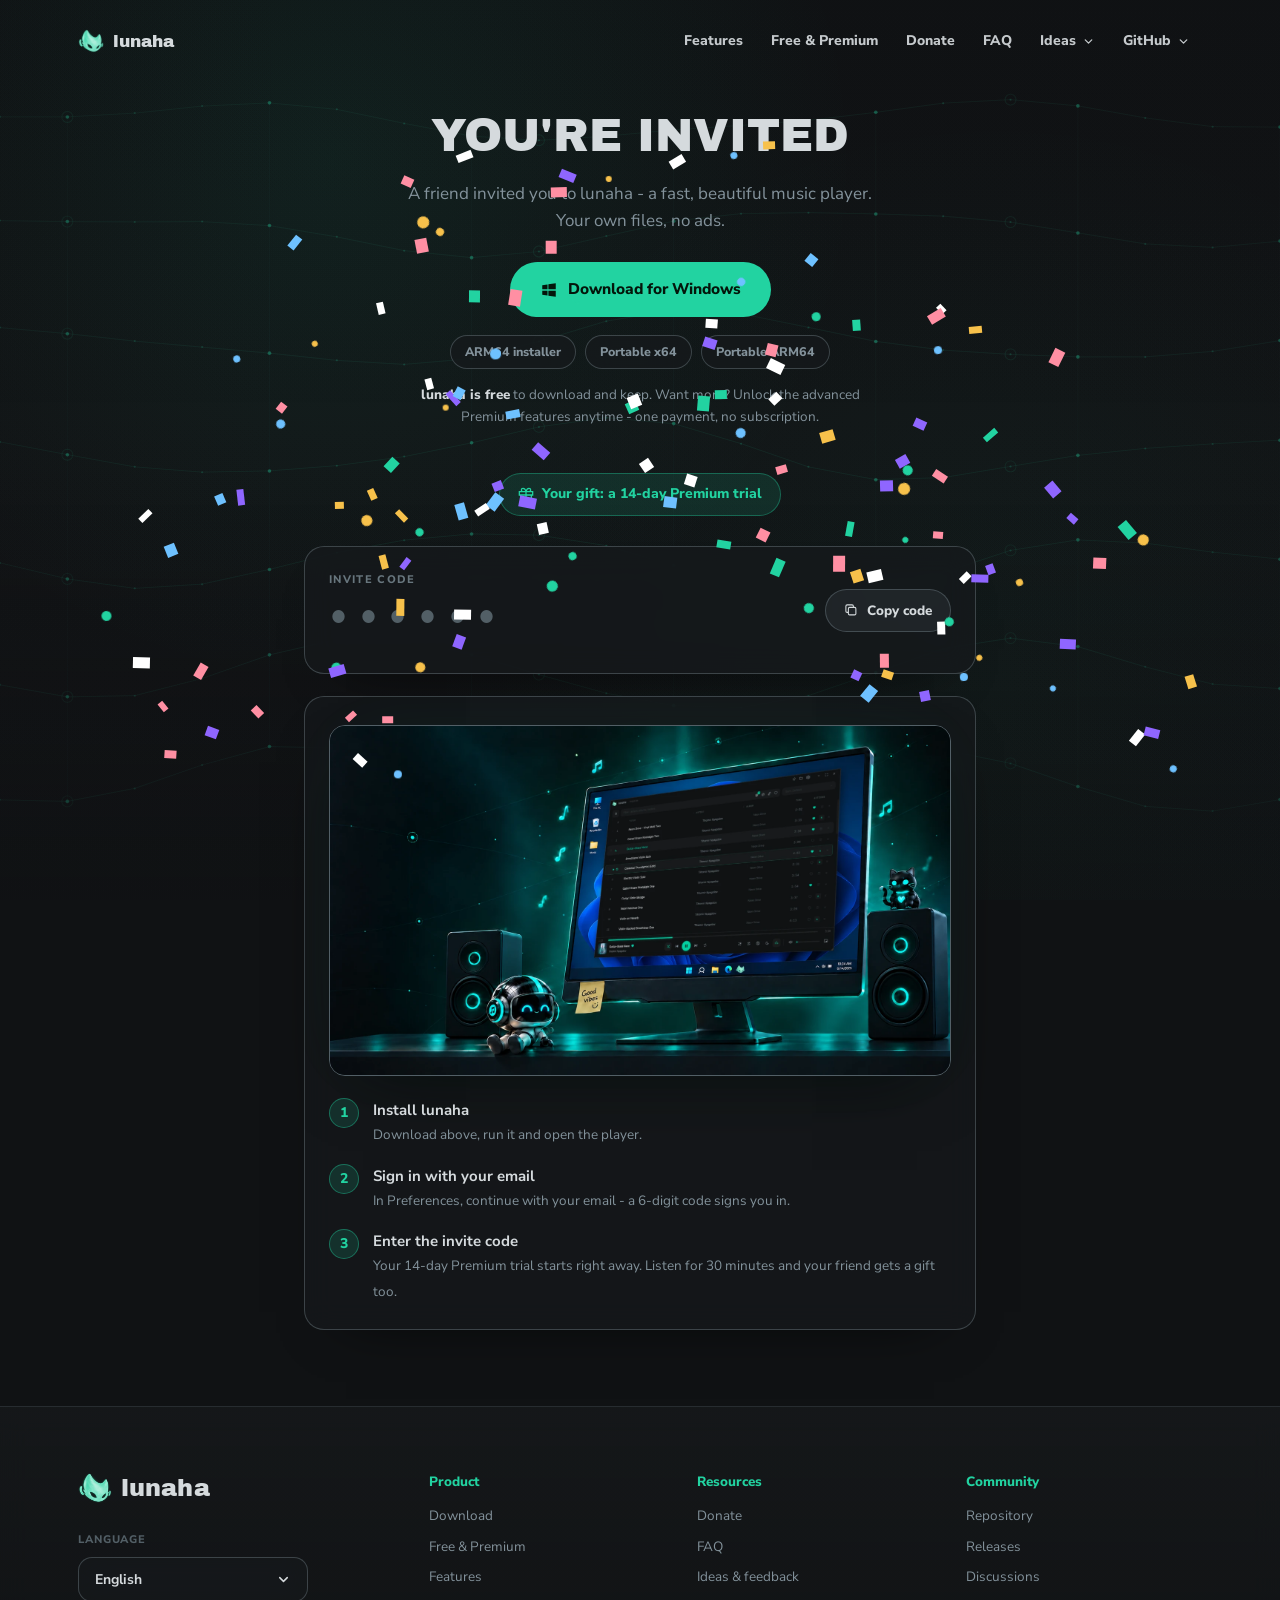
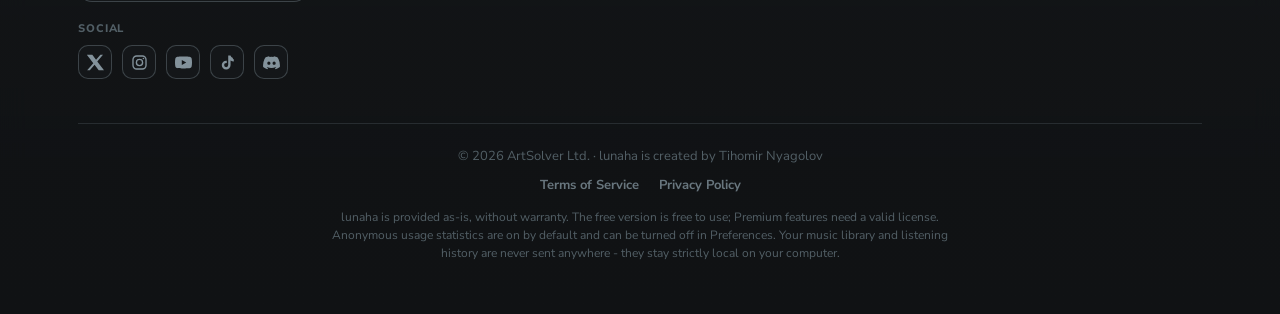
<file: invite.html>
<!DOCTYPE html>
<html lang="en">
<head>
  <meta charset="UTF-8" />
  <meta name="viewport" content="width=device-width, initial-scale=1.0" />
  <title>lunaha - you're invited</title>
  <meta name="description" content="A friend invited you to lunaha - a fast, beautiful, local-first music player. Install, sign in, redeem the code." />
  <meta name="robots" content="noindex" />
  <!-- "Invite a friend" landing page (phase4b, 2026-07-21). The player's
       referral panel links here with the personal code as ?c=CODE. It reuses
       the site's shared, single-source chrome: site-brand.js (the ONE brand
       lockup), site-downloads.js (the download links, always the latest
       release), the shared site-chrome.js (nav + footer), plus site-config /
       site-lang. Do
       NOT hardcode a brand markup or a download URL here - use the data-*
       hooks. See SITE-SETUP.md. -->
  <link rel="preconnect" href="https://fonts.googleapis.com" />
  <link rel="preconnect" href="https://fonts.gstatic.com" crossorigin />
  <link href="https://fonts.googleapis.com/css2?family=Archivo+Black&family=Nunito+Sans:opsz,wght@6..12,400;6..12,600;6..12,700;6..12,800&display=swap" rel="stylesheet" />
  <script src="site-config.js"></script>
  <script src="site-lang.js"></script>
  <script src="site-brand.js"></script>
  <script src="site-downloads.js"></script>
  <script src="site-transition.js"></script>
  <script src="site-glow.js"></script>
  <style>
    :root {
      --bg: #08091a;
      --bg-card: #141737;
      --bg-elevated: #1d2044;
      --glass: rgba(24, 27, 60, 0.45);
      --glass-strong: rgba(20, 23, 55, 0.72);
      --glass-border: rgba(133, 145, 235, 0.16);
      --blur-glass: blur(18px) saturate(1.15);
      --border: #2b2f5c;
      --chip-border: #383d6e;
      --text: #c3c6e2;
      --text-strong: #ffffff;
      --text-secondary: #aab0dd;
      --text-muted: #8489b8;
      --text-faint: #666c9e;
      --accent: #22D3A1;
      --accent-violet: #8f66ff;
      --on-accent: #04160b;
      --glow-1: rgba(34, 211, 161, 0.17);
      --glow-2: rgba(143, 102, 255, 0.15);
      --font-sans: "Nunito Sans", "Segoe UI", system-ui, sans-serif;
      --font-display: "Archivo Black", "Arial Black", sans-serif;
    }
    * { margin: 0; padding: 0; box-sizing: border-box; }
    html { scroll-behavior: smooth; }
    body {
      background: var(--bg); color: var(--text); font-family: var(--font-sans);
      line-height: 1.6; -webkit-font-smoothing: antialiased; overflow-x: hidden;
    }
    a { color: var(--accent); text-decoration: none; }
    a:hover { text-decoration: underline; }
    img { display: block; max-width: 100%; height: auto; }

    .site-background {
      position: fixed; inset: 0; z-index: 0; pointer-events: none;
      background:
        radial-gradient(circle at 50% -20%, var(--glow-1), transparent 40%),
        radial-gradient(circle at 22% 24%, var(--glow-1), transparent 52%),
        radial-gradient(circle at 80% 12%, var(--glow-2), transparent 46%),
        radial-gradient(circle at 24% 86%, var(--glow-2), transparent 46%),
        linear-gradient(180deg, #0b0d26 0%, #08091a 46%, #060714 100%);
    }
    .wrap { position: relative; z-index: 1; max-width: 720px; margin: 0 auto; padding: 0 24px; }

    nav { display: flex; align-items: center; justify-content: center; padding: 26px 0 6px; }

    /* ── Hero ── */
    header { position: relative; z-index: 1; text-align: center; padding: 30px 0 8px; }
    h1 { font-family: var(--font-display); font-weight: 400; text-transform: uppercase; color: var(--text-strong); line-height: 1.08; font-size: clamp(30px, 5vw, 46px); }
    .gift {
      display: inline-flex; align-items: center; gap: 8px; margin-top: 20px;
      padding: 9px 18px; border-radius: 999px;
      background: rgba(34, 211, 161, 0.12); border: 1px solid rgba(34, 211, 161, 0.35);
      color: var(--accent); font-weight: 800; font-size: 14px;
    }
    .gift svg { width: 16px; height: 16px; fill: none; stroke: currentColor; stroke-width: 1.9; }
    .gift-wrap { margin-top: 26px; }
    .sub { max-width: 480px; margin: 18px auto 0; color: var(--text-secondary); font-size: clamp(15px, 1.5vw, 17px); }

    /* ── Download block ── */
    .dl-block { text-align: center; margin-top: 28px; }
    .btn {
      display: inline-flex; align-items: center; gap: 10px;
      border-radius: 999px; padding: 15px 30px; font-weight: 800; font-size: 15.5px; cursor: pointer;
      transition: transform 0.12s ease, filter 0.15s ease, box-shadow 0.15s ease;
    }
    .btn:hover { text-decoration: none; transform: translateY(-2px); filter: brightness(1.06); }
    .btn-primary { background: var(--accent); color: var(--on-accent); }
    .btn svg { width: 18px; height: 18px; fill: currentColor; }

    /* The Download button's glossy glow (sheen sweep + hover contour glow +
       cursor highlight) is the SHARED effect from site-glow.js, applied to
       any [data-glow] button - so it looks identical everywhere on the site. */

    .dl-more { display: flex; align-items: center; justify-content: center; flex-wrap: wrap; gap: 9px; margin-top: 18px; }
    .dl-mini {
      display: inline-block; padding: 6px 14px; border-radius: 999px;
      background: var(--glass); border: 1px solid var(--glass-border);
      backdrop-filter: var(--blur-glass); -webkit-backdrop-filter: var(--blur-glass);
      color: var(--text); font-size: 12.5px; font-weight: 800;
      transition: transform 0.12s ease, filter 0.15s ease;
    }
    .dl-mini:hover { text-decoration: none; transform: translateY(-1px); filter: brightness(1.3); color: var(--text-strong); }
    .cta-note { margin: 15px auto 0; color: var(--text-secondary); font-size: 13.5px; max-width: 440px; }
    .cta-note b { color: var(--text-strong); font-weight: 800; }

    /* ── Panels ── */
    .card {
      position: relative; z-index: 1; margin-top: 22px; padding: 24px;
      background: var(--glass-strong); border: 1px solid var(--glass-border);
      border-radius: 20px; backdrop-filter: var(--blur-glass); -webkit-backdrop-filter: var(--blur-glass);
    }
    .code-row { display: flex; align-items: center; gap: 16px; flex-wrap: wrap; }
    .code-block { flex: 1; min-width: 180px; }
    .code-label { font-size: 11px; font-weight: 800; letter-spacing: 0.12em; text-transform: uppercase; color: var(--text-muted); }
    .code { font-family: var(--font-display); font-size: clamp(28px, 6vw, 38px); letter-spacing: 0.2em; color: var(--text-strong); }
    .code--placeholder { color: var(--text-faint); letter-spacing: 0.28em; }
    .copy-btn {
      display: inline-flex; align-items: center; gap: 8px; cursor: pointer;
      padding: 11px 18px; border-radius: 999px; border: 1px solid var(--glass-border);
      background: rgba(133, 145, 235, 0.14); color: var(--text-strong);
      font-family: var(--font-sans); font-size: 13.5px; font-weight: 800; transition: background 0.15s ease;
    }
    .copy-btn:hover { background: rgba(133, 145, 235, 0.24); }
    .copy-btn svg { width: 15px; height: 15px; fill: none; stroke: currentColor; stroke-width: 1.7; }

    .cover {
      margin: 4px 0 22px; border: 1px solid var(--border); border-radius: 16px; overflow: hidden; background: var(--bg-card);
      box-shadow: 0 24px 70px -34px rgba(0,0,0,0.85), 0 0 70px -30px var(--glow-1);
    }
    .steps { list-style: none; display: flex; flex-direction: column; gap: 16px; }
    .steps li { display: flex; gap: 14px; align-items: flex-start; text-align: left; }
    .step-num {
      flex-shrink: 0; width: 30px; height: 30px; border-radius: 50%; display: grid; place-items: center;
      background: rgba(34, 211, 161, 0.14); border: 1px solid rgba(34, 211, 161, 0.4);
      color: var(--accent); font-weight: 800; font-size: 14px;
    }
    .step-text strong { display: block; color: var(--text-strong); font-size: 15px; }
    .step-text span { font-size: 13.5px; color: var(--text-secondary); }

    /* ── Confetti (fires once the page is loaded + visible) ── */
    .confetti-layer { position: fixed; inset: 0; z-index: 60; pointer-events: none; overflow: hidden; }
    .confetti-piece { position: fixed; top: 0; left: 0; width: 9px; height: 14px; will-change: transform, opacity; }

    @media (max-width: 520px) { header { padding-top: 18px; } .card { padding: 20px; } }
    @media (prefers-reduced-motion: reduce) { .glow-shine, .glow-bloom { animation: none; } }
  </style>
  <link rel="stylesheet" href="site-deep-air.css" />
  <script src="site-wave.js" defer></script>
  <link rel="icon" type="image/webp" href="brand-icon.webp" />
</head>
<body>
  <div class="site-background" aria-hidden="true"></div>

  <!-- Shared full nav (home-style), rendered by site-chrome.js -->
  <div id="site-nav"></div>

  <div class="wrap">
    <header>
      <h1 data-inv="title">You're invited</h1>
      <p class="sub" data-inv="sub">A friend invited you to lunaha - a fast, beautiful music player. Your own files, no ads.</p>

      <div class="dl-block">
        <p class="download-transition" data-download-transition></p>
        <a id="dl" class="btn btn-primary" data-glow data-dl="x64" href="#" rel="noopener">
          <svg viewBox="0 0 24 24" aria-hidden="true"><path d="M3 5.5 10 4.6V11H3V5.5ZM3 12.9H10V19.3L3 18.4V12.9ZM11.2 4.4 21 3V11H11.2V4.4ZM11.2 12.9H21V21L11.2 19.5V12.9Z"/></svg>
          <span data-inv="download">Download for Windows</span>
        </a>
        <div class="dl-more">
          <a class="dl-mini" data-dl="arm64" href="#" rel="noopener" data-inv="arm64">ARM64 installer</a>
          <a class="dl-mini" data-dl="portable-x64" href="#" rel="noopener" data-inv="portableX64">Portable x64</a>
          <a class="dl-mini" data-dl="portable-arm64" href="#" rel="noopener" data-inv="portableArm64">Portable ARM64</a>
        </div>
        <p class="cta-note" data-inv="note"><b>lunaha is free</b> to download and keep. Want more? Unlock the advanced Premium features anytime - one payment, no subscription.</p>
      </div>

      <!-- The gift banner sits under the free/premium note (owner order
           2026-07-21); the load celebration bursts from here. -->
      <div class="gift-wrap">
        <span class="gift" id="gift">
          <svg viewBox="0 0 24 24" aria-hidden="true"><path d="M20 12v9H4v-9M2 7h20v5H2zM12 22V7M12 7H7.5a2.5 2.5 0 0 1 0-5C11 2 12 7 12 7zM12 7h4.5a2.5 2.5 0 0 0 0-5C13 2 12 7 12 7z"/></svg>
          <span data-inv="giftText">Your gift: a 14-day Premium trial</span>
        </span>
      </div>
    </header>

    <div class="card" id="code-card">
      <div class="code-row">
        <div class="code-block">
          <div class="code-label" data-inv="codeLabel">Invite code</div>
          <div class="code" id="code-value"></div>
        </div>
        <button type="button" class="copy-btn" id="copy-code">
          <svg viewBox="0 0 24 24" aria-hidden="true"><rect x="7" y="7" width="12" height="12" rx="2"/><path d="M15 7V5a2 2 0 0 0-2-2H5a2 2 0 0 0-2 2v8a2 2 0 0 0 2 2h2"/></svg>
          <span data-inv="copy">Copy code</span>
        </button>
      </div>
    </div>

    <div class="card">
      <div class="cover"><img src="Img - Cover.webp" alt="lunaha player" width="1672" height="941" /></div>
      <ol class="steps">
        <li><span class="step-num">1</span><div class="step-text"><strong data-inv="s1">Install lunaha</strong><span data-inv="s1d">Download above, run it and open the player.</span></div></li>
        <li><span class="step-num">2</span><div class="step-text"><strong data-inv="s2">Sign in with your email</strong><span data-inv="s2d">In Preferences, continue with your email - a 6-digit code signs you in.</span></div></li>
        <li><span class="step-num">3</span><div class="step-text"><strong data-inv="s3">Enter the invite code</strong><span data-inv="s3d">Your 14-day Premium trial starts right away. Listen for 30 minutes and your friend gets a gift too.</span></div></li>
      </ol>
    </div>
  </div>

  <div id="site-footer"></div>
  <script src="site-chrome.js"></script>

  <script>
    // Mirrors the ACTIVE referral campaign (Supabase referral_campaigns
    // wave-1). A future wave that changes the numbers edits this ONE object.
    var INVITE = { friendDays: 14, minutes: 30 };

    // ── Invite-page i18n (same 7 locales as the player + site) ─────────────
    var I18N = {
      en: {
        title: "You're invited", giftText: 'Your gift: a {d}-day Premium trial',
        sub: 'A friend invited you to lunaha - a fast, beautiful music player. Your own files, no ads.',
        download: 'Download for Windows', arm64: 'ARM64 installer', portableX64: 'Portable x64', portableArm64: 'Portable ARM64',
        note: '<b>lunaha is free</b> to download and keep. Want more? Unlock the advanced Premium features anytime - one payment, no subscription.',
        codeLabel: 'Invite code', copy: 'Copy code', copied: 'Copied!',
        s1: 'Install lunaha', s1d: 'Download above, run it and open the player.',
        s2: 'Sign in with your email', s2d: 'In Preferences, continue with your email - a 6-digit code signs you in.',
        s3: 'Enter the invite code', s3d: 'Your {d}-day Premium trial starts right away. Listen for {m} minutes and your friend gets a gift too.'
      },
      bg: {
        title: 'Поканен си', giftText: 'Твоят подарък: {d}-дневен Premium пробен период',
        sub: 'Приятел те покани в lunaha - бърз и красив музикален плеър. Твоите файлове, без реклами.',
        download: 'Изтегли за Windows', arm64: 'ARM64 инсталатор', portableX64: 'Portable x64', portableArm64: 'Portable ARM64',
        note: '<b>lunaha е безплатен</b> за сваляне и ползване. Искаш повече? Отключи разширените Premium функции когато решиш - еднократно плащане, без абонамент.',
        codeLabel: 'Код за покана', copy: 'Копирай кода', copied: 'Копирано!',
        s1: 'Инсталирай lunaha', s1d: 'Изтегли отгоре, стартирай и отвори плеъра.',
        s2: 'Влез с имейла си', s2d: 'В Preferences продължи с имейл - 6-цифрен код те вписва.',
        s3: 'Въведи кода за покана', s3d: 'Твоят {d}-дневен Premium пробен период започва веднага. Послушай {m} минути и приятелят ти също получава подарък.'
      },
      de: {
        title: 'Du bist eingeladen', giftText: 'Dein Geschenk: eine {d}-tägige Premium-Testzeit',
        sub: 'Ein Freund hat dich zu lunaha eingeladen - einem schnellen, schönen Musikplayer. Deine Dateien, keine Werbung.',
        download: 'Für Windows herunterladen', arm64: 'ARM64-Installer', portableX64: 'Portable x64', portableArm64: 'Portable ARM64',
        note: '<b>lunaha ist kostenlos</b> zum Herunterladen und Behalten. Mehr gefällig? Schalte die erweiterten Premium-Funktionen jederzeit frei - einmalige Zahlung, kein Abo.',
        codeLabel: 'Einladungscode', copy: 'Code kopieren', copied: 'Kopiert!',
        s1: 'lunaha installieren', s1d: 'Oben herunterladen, starten und den Player öffnen.',
        s2: 'Mit deiner E-Mail anmelden', s2d: 'In den Einstellungen mit E-Mail fortfahren - ein 6-stelliger Code meldet dich an.',
        s3: 'Einladungscode eingeben', s3d: 'Deine {d}-tägige Premium-Testzeit startet sofort. Höre {m} Minuten und dein Freund bekommt auch ein Geschenk.'
      },
      es: {
        title: 'Estás invitado', giftText: 'Tu regalo: una prueba Premium de {d} días',
        sub: 'Un amigo te invitó a lunaha - un reproductor de música rápido y bonito. Tus archivos, sin anuncios.',
        download: 'Descargar para Windows', arm64: 'Instalador ARM64', portableX64: 'Portable x64', portableArm64: 'Portable ARM64',
        note: '<b>lunaha es gratis</b> para descargar y quedártelo. ¿Quieres más? Desbloquea las funciones Premium avanzadas cuando quieras - un solo pago, sin suscripción.',
        codeLabel: 'Código de invitación', copy: 'Copiar código', copied: '¡Copiado!',
        s1: 'Instala lunaha', s1d: 'Descarga arriba, ejecútalo y abre el reproductor.',
        s2: 'Inicia sesión con tu correo', s2d: 'En Preferencias, continúa con tu correo - un código de 6 dígitos te da acceso.',
        s3: 'Introduce el código de invitación', s3d: 'Tu prueba Premium de {d} días empieza al momento. Escucha {m} minutos y tu amigo también recibe un regalo.'
      },
      fr: {
        title: 'Vous êtes invité', giftText: 'Votre cadeau : un essai Premium de {d} jours',
        sub: 'Un ami vous a invité sur lunaha - un lecteur de musique rapide et élégant. Vos fichiers, sans publicité.',
        download: 'Télécharger pour Windows', arm64: 'Installateur ARM64', portableX64: 'Portable x64', portableArm64: 'Portable ARM64',
        note: '<b>lunaha est gratuit</b> à télécharger et à garder. Envie de plus ? Débloquez les fonctions Premium avancées quand vous voulez - un seul paiement, sans abonnement.',
        codeLabel: "Code d'invitation", copy: 'Copier le code', copied: 'Copié !',
        s1: 'Installez lunaha', s1d: 'Téléchargez ci-dessus, lancez-le et ouvrez le lecteur.',
        s2: 'Connectez-vous avec votre e-mail', s2d: 'Dans les Préférences, continuez avec votre e-mail - un code à 6 chiffres vous connecte.',
        s3: "Saisissez le code d'invitation", s3d: 'Votre essai Premium de {d} jours démarre aussitôt. Écoutez {m} minutes et votre ami reçoit aussi un cadeau.'
      },
      ru: {
        title: 'Вас пригласили', giftText: 'Ваш подарок: пробный Premium на {d} дней',
        sub: 'Друг пригласил вас в lunaha - быстрый и красивый музыкальный плеер. Ваши файлы, без рекламы.',
        download: 'Скачать для Windows', arm64: 'Установщик ARM64', portableX64: 'Portable x64', portableArm64: 'Portable ARM64',
        note: '<b>lunaha бесплатен</b> - скачивайте и пользуйтесь. Хотите больше? Откройте расширенные Premium-функции когда угодно - разовая оплата, без подписки.',
        codeLabel: 'Код приглашения', copy: 'Скопировать код', copied: 'Скопировано!',
        s1: 'Установите lunaha', s1d: 'Скачайте выше, запустите и откройте плеер.',
        s2: 'Войдите по электронной почте', s2d: 'В настройках продолжите с почтой - 6-значный код выполнит вход.',
        s3: 'Введите код приглашения', s3d: 'Ваш пробный Premium на {d} дней начнётся сразу. Послушайте {m} минут - и ваш друг тоже получит подарок.'
      },
      zh: {
        title: '你被邀请了', giftText: '你的礼物：{d} 天 Premium 试用',
        sub: '好友邀请你加入 lunaha - 一款快速、精美的音乐播放器。播放你自己的文件，没有广告。',
        download: '下载 Windows 版', arm64: 'ARM64 安装程序', portableX64: '便携版 x64', portableArm64: '便携版 ARM64',
        note: '<b>lunaha 免费</b>下载、永久使用。想要更多？随时解锁进阶 Premium 功能 - 一次付费，无需订阅。',
        codeLabel: '邀请码', copy: '复制邀请码', copied: '已复制！',
        s1: '安装 lunaha', s1d: '在上方下载、运行并打开播放器。',
        s2: '用邮箱登录', s2d: '在偏好设置中用邮箱继续 - 输入 6 位验证码即可登录。',
        s3: '输入邀请码', s3d: '你的 {d} 天 Premium 试用立即开始。收听 {m} 分钟，你的好友也会收到礼物。'
      }
    };

    function fmt(s) { return String(s).replace('{d}', INVITE.friendDays).replace('{m}', INVITE.minutes); }
    var current = (window.lunahaLang && lunahaLang.detect()) || 'en';

    function applyLang(lang) {
      current = I18N[lang] ? lang : 'en';
      var d = I18N[current];
      document.documentElement.lang = current;
      window.lunahaDownloadTransition(current);
      document.querySelectorAll('[data-inv]').forEach(function (el) {
        var k = el.getAttribute('data-inv');
        if (d[k] == null) return;
        // The note carries <b>; everything else is plain text.
        if (k === 'note') el.innerHTML = fmt(d[k]); else el.textContent = fmt(d[k]);
      });
    }
    applyLang(current);
    if (window.lunahaLang) lunahaLang.detectAsyncIp(function (l) { if (I18N[l]) applyLang(l); });
    // Follow the global language when the shared footer's picker changes it.
    window.addEventListener('lunaha:lang', function (e) { applyLang(e.detail); });
    window.addEventListener('storage', function (e) {
      if (e.key === (window.lunahaLang && lunahaLang.STORAGE_KEY) && e.newValue) applyLang(e.newValue);
    });

    // ── The invite code from the URL ───────────────────────────────────────
    // The card is ALWAYS shown so the page never looks like it is missing a
    // section: a real ?c= code fills it in with a working Copy button; opening
    // the page directly (no code) shows a muted placeholder instead.
    var code = (location.search.match(/[?&]c=([A-Za-z0-9]{4,10})/) || [])[1] || '';
    var codeValueEl = document.getElementById('code-value');
    var cbtn = document.getElementById('copy-code');
    if (code) {
      code = code.toUpperCase();
      codeValueEl.textContent = code;
      cbtn.addEventListener('click', function () {
        var label = cbtn.querySelector('[data-inv="copy"]');
        var done = function () {
          label.textContent = I18N[current].copied;
          setTimeout(function () { label.textContent = fmt(I18N[current].copy); }, 1500);
        };
        if (navigator.clipboard && navigator.clipboard.writeText) navigator.clipboard.writeText(code).then(done, function () {});
      });
    } else {
      codeValueEl.textContent = '••••••';
      codeValueEl.classList.add('code--placeholder');
      cbtn.hidden = true;
    }

    // ── Confetti celebration: natural, physics-based paper that bursts up
    //    from the gift banner and flutters down (gravity + drag + sway +
    //    tumble). It fires ONCE, and only when the banner sits in the
    //    comfortable middle "safe zone" of the viewport AND the page is loaded
    //    + the tab is visible - so the visitor actually sees it wherever they
    //    have scrolled, never half-off an edge. ───────────────────────────
    function fireConfetti(origin) {
      var colors = ['#22D3A1', '#8f66ff', '#f7c14b', '#ff8fa3', '#6ec1ff', '#ffffff'];
      var r = origin.getBoundingClientRect();
      var ox = r.left + r.width / 2, oy = r.top + r.height / 2;
      var layer = document.createElement('div');
      layer.className = 'confetti-layer';
      document.body.appendChild(layer);
      var N = 130, pieces = [];
      for (var i = 0; i < N; i++) {
        var el = document.createElement('span');
        el.className = 'confetti-piece';
        var round = i % 4 === 0;
        var w = 6 + Math.random() * 6, h = round ? w : 9 + Math.random() * 8;
        el.style.width = w + 'px'; el.style.height = h + 'px';
        el.style.background = colors[i % colors.length];
        if (round) el.style.borderRadius = '50%';
        layer.appendChild(el);
        var ang = -Math.PI / 2 + (Math.random() - 0.5) * Math.PI * 1.15; // fan upward
        var speed = 5 + Math.random() * 9;
        pieces.push({
          el: el, x: ox, y: oy,
          vx: Math.cos(ang) * speed + (Math.random() - 0.5) * 2,
          vy: Math.sin(ang) * speed - Math.random() * 4,
          rot: Math.random() * 360, vrot: (Math.random() - 0.5) * 22,
          sway: Math.random() * Math.PI * 2, swayAmp: 0.4 + Math.random() * 0.9
        });
      }
      var G = 0.28, DRAG = 0.992, start = performance.now(), last = start, LIFE = 3600;
      function frame(now) {
        var dt = Math.min(32, now - last) / 16.67; last = now;
        var t = now - start, fade = t > LIFE - 900 ? Math.max(0, (LIFE - t) / 900) : 1, alive = 0;
        for (var j = 0; j < pieces.length; j++) {
          var p = pieces[j];
          p.vy += G * dt; p.vx *= Math.pow(DRAG, dt); p.vy *= Math.pow(DRAG, dt);
          p.sway += 0.1 * dt;
          p.x += (p.vx + Math.sin(p.sway) * p.swayAmp) * dt;
          p.y += p.vy * dt;
          p.rot += p.vrot * dt;
          p.el.style.transform = 'translate(' + p.x + 'px,' + p.y + 'px) rotate(' + p.rot + 'deg)';
          p.el.style.opacity = fade;
          if (p.y < window.innerHeight + 60 && fade > 0) alive++;
        }
        if (t < LIFE && alive > 0) requestAnimationFrame(frame);
        else layer.remove();
      }
      requestAnimationFrame(frame);
    }

    (function () {
      var gift = document.getElementById('gift');
      if (!gift) return;
      var fired = false;
      function tryFire() {
        if (fired || document.visibilityState !== 'visible') return;
        fired = true;
        setTimeout(function () { fireConfetti(gift); }, 160);
      }
      function arm() {
        if (fired) return;
        // Fire only when the gift is comfortably inside the middle band of the
        // viewport (root shrunk 18% top / 22% bottom = the safe zone).
        if ('IntersectionObserver' in window) {
          var io = new IntersectionObserver(function (entries) {
            for (var k = 0; k < entries.length; k++) {
              if (entries[k].isIntersecting) { io.disconnect(); tryFire(); break; }
            }
          }, { threshold: 0.9, rootMargin: '-18% 0px -22% 0px' });
          io.observe(gift);
        } else { tryFire(); }
      }
      function whenVisible(fn) {
        if (document.visibilityState === 'visible') fn();
        else document.addEventListener('visibilitychange', function h() {
          if (document.visibilityState === 'visible') { document.removeEventListener('visibilitychange', h); fn(); }
        });
      }
      // Wait for FULL load (all images painted), then arm the safe-zone trigger.
      if (document.readyState === 'complete') whenVisible(arm);
      else window.addEventListener('load', function () { whenVisible(arm); });
    })();
  </script>
</body>
</html>
</file>
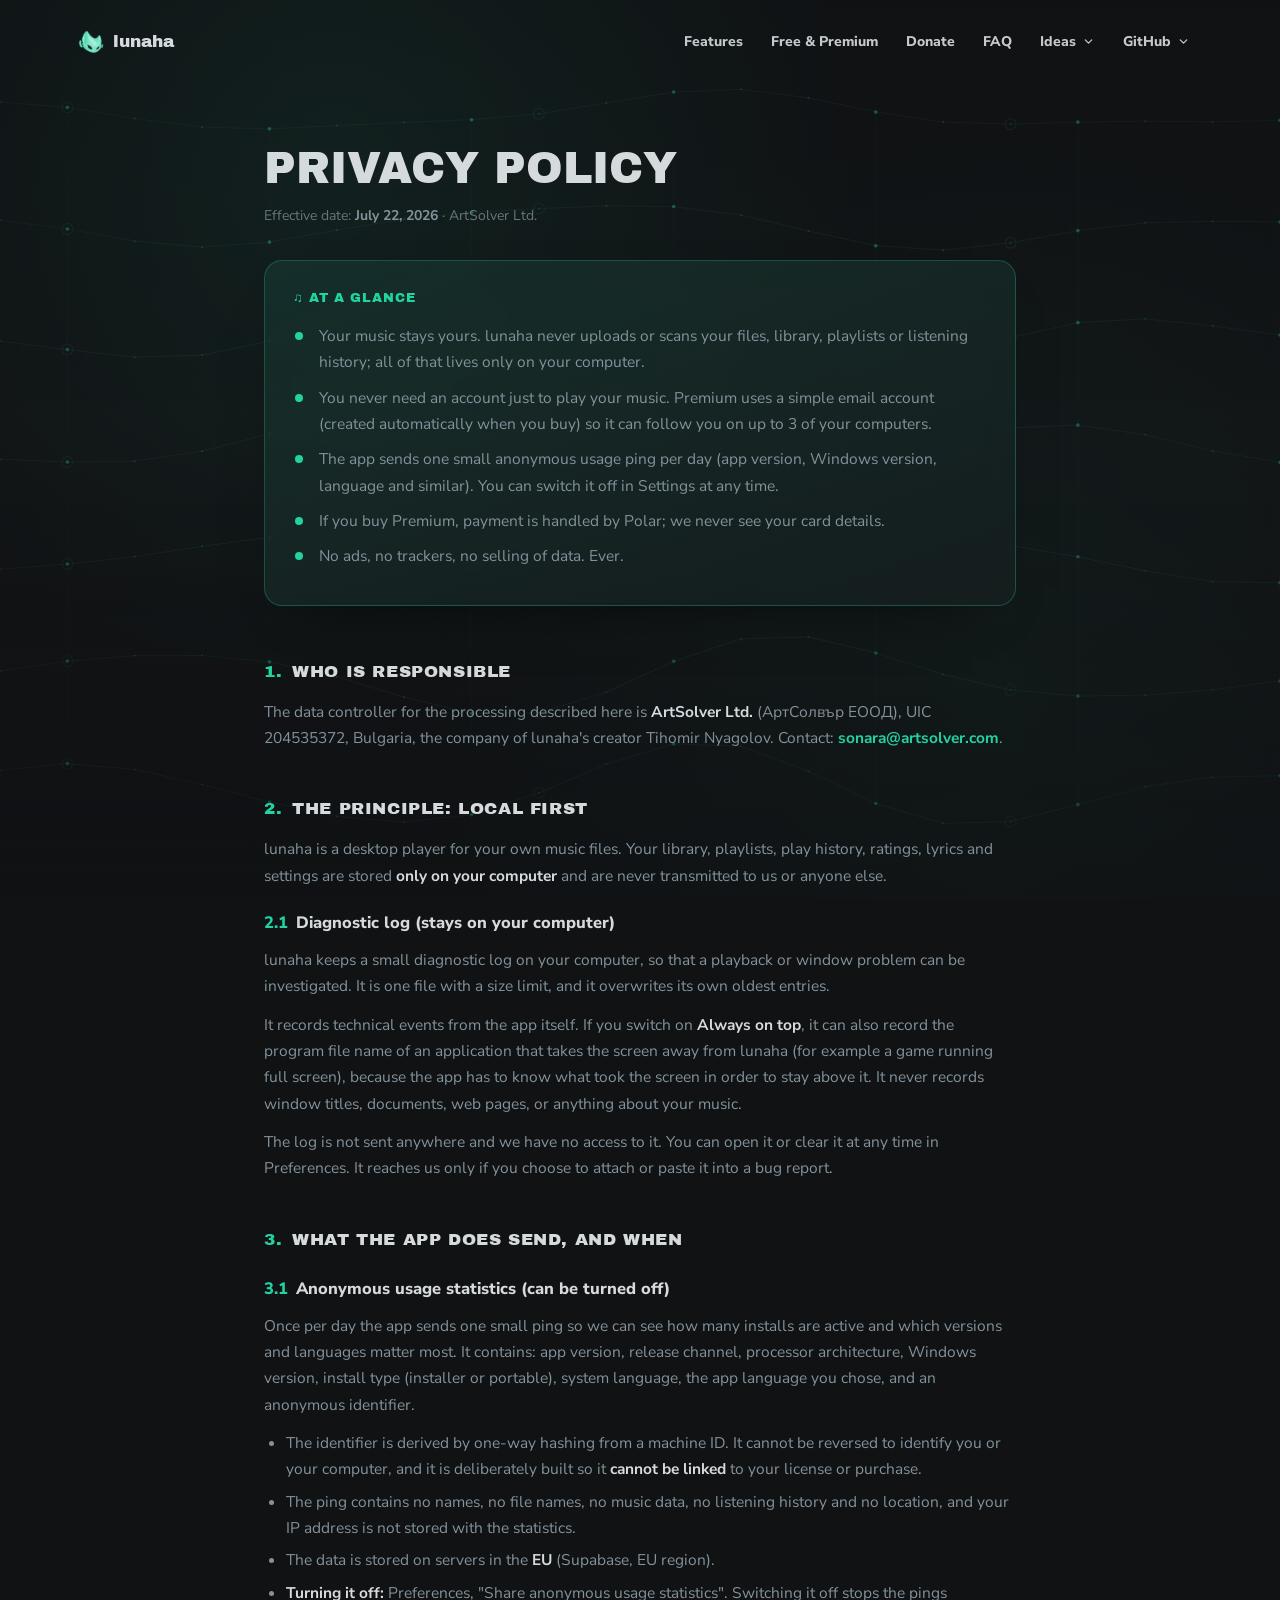
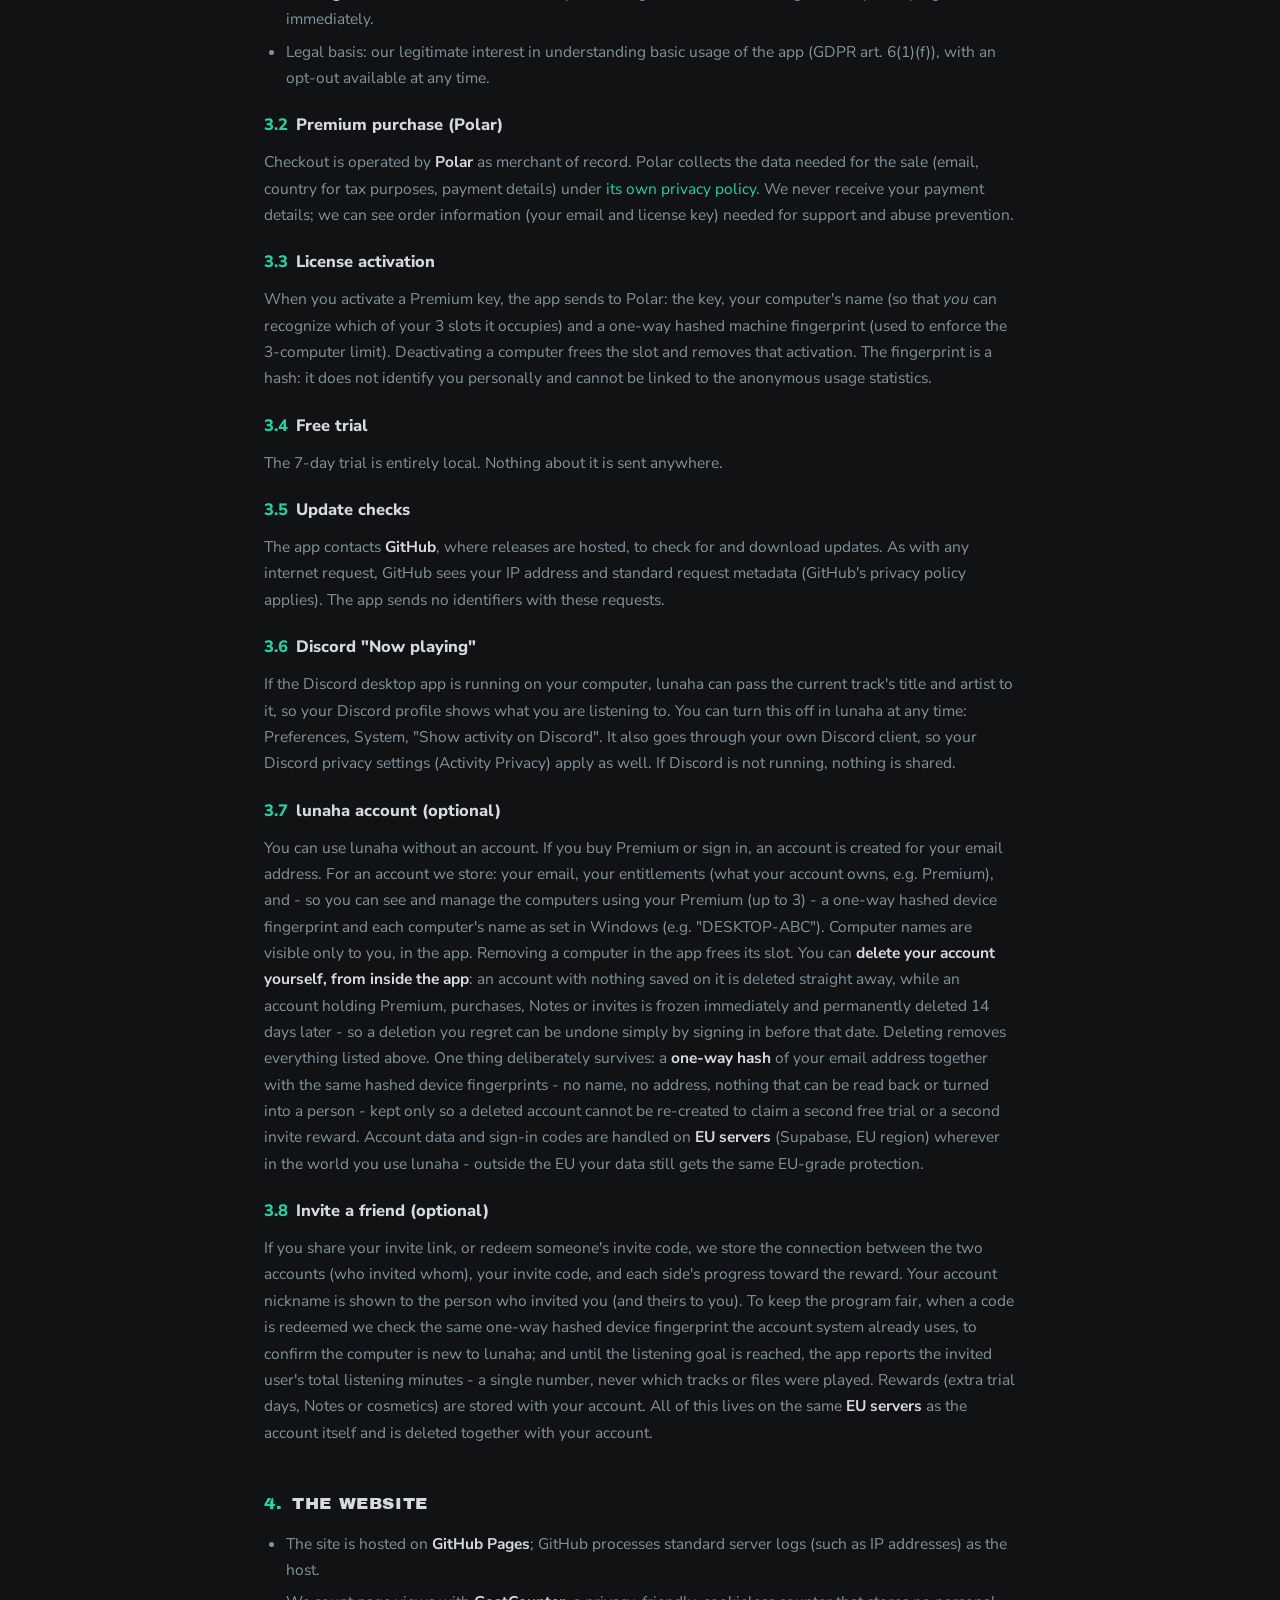
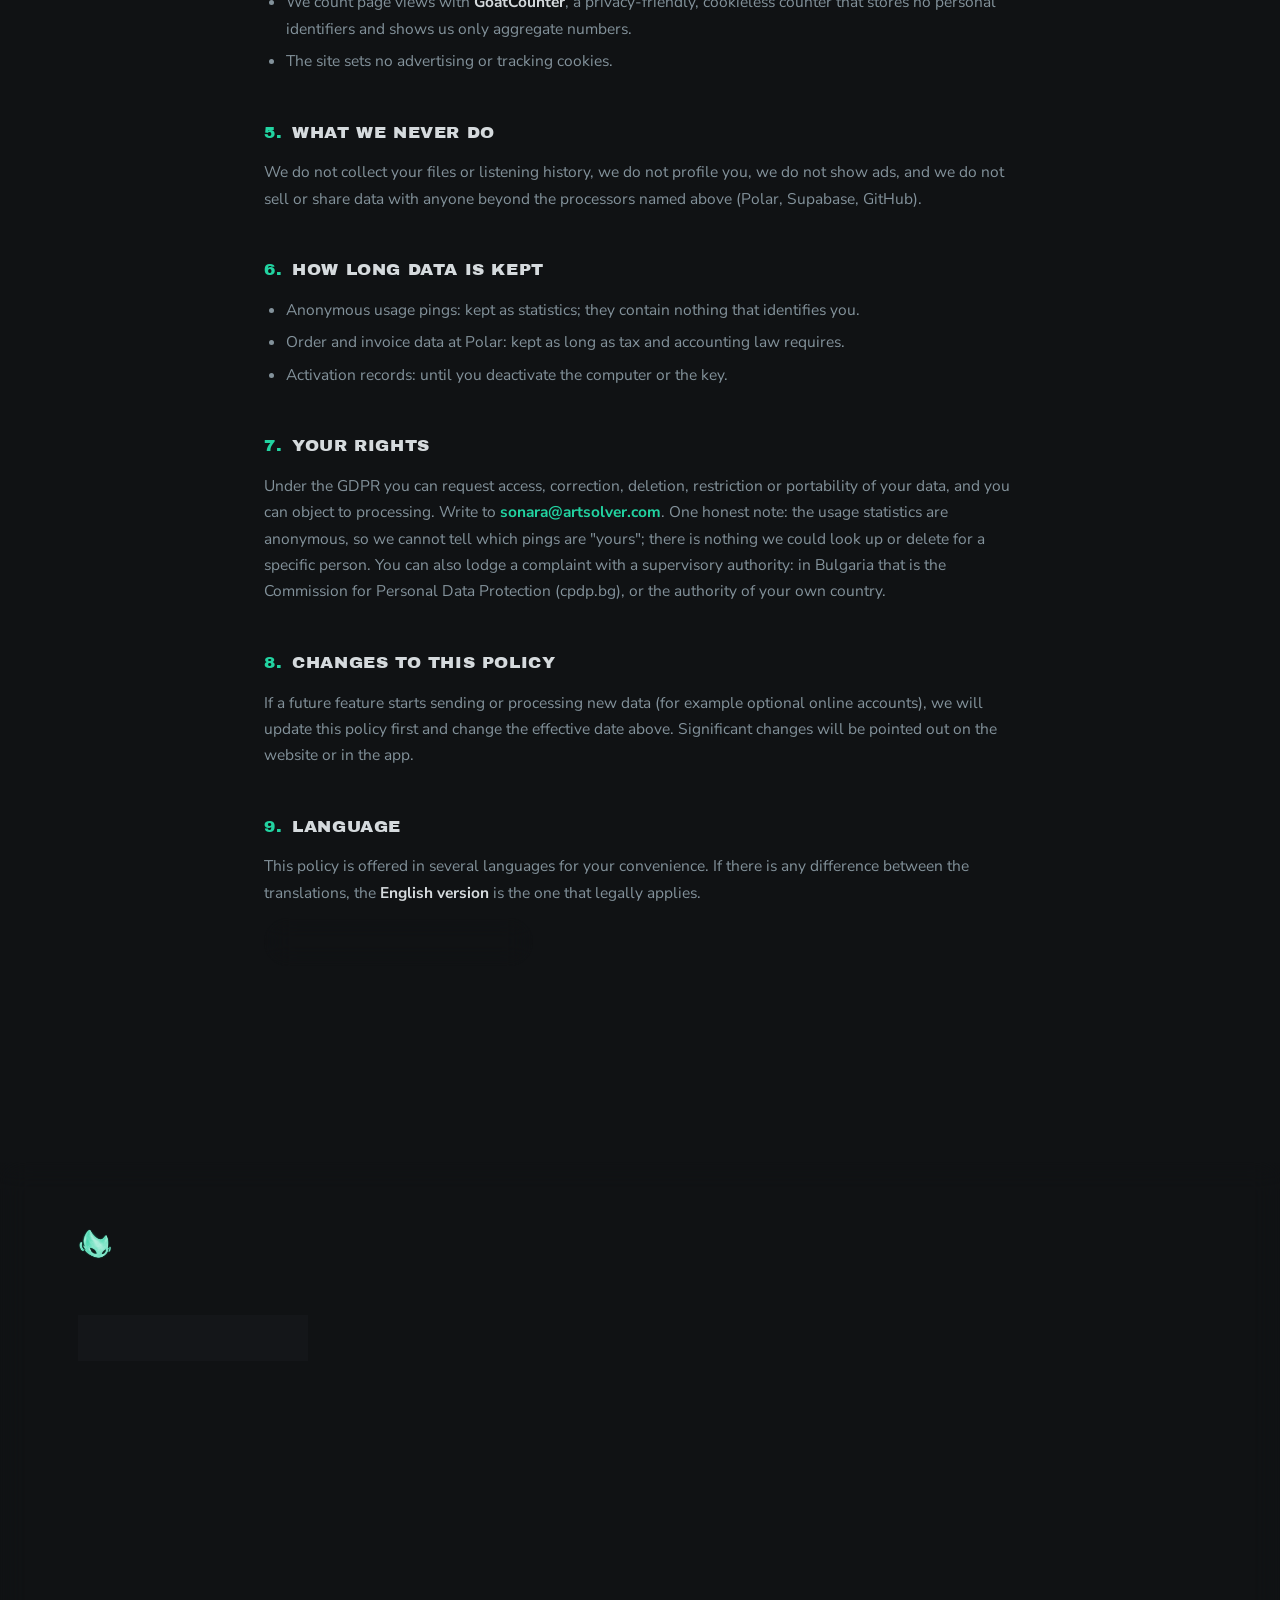
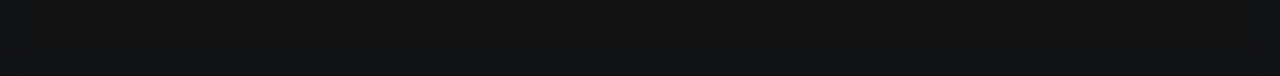
<file: privacy.html>
<!DOCTYPE html>
<html lang="en">
<head>
  <meta charset="UTF-8" />
  <meta name="viewport" content="width=device-width, initial-scale=1.0" />
  <title>Privacy Policy - lunaha</title>
  <meta name="description" content="Privacy Policy for lunaha, the local-first music player. Your music stays on your computer." />
  <!-- Legal pages (Deep AIR visual layer approved 2026-07-29; legal copy unchanged).
       Effective 2026-07-08. English is the AUTHORITATIVE version and lives in
       this HTML (no-JS safe). Translations live in legal-i18n.js and are painted
       in by the script at the bottom; the language is GLOBAL via site-lang.js.
       Wording source of truth: .work/Legal/privacy-en.md; process: LEGAL-PLAN.md. -->
  <link rel="preconnect" href="https://fonts.googleapis.com" />
  <link rel="preconnect" href="https://fonts.gstatic.com" crossorigin />
  <link href="https://fonts.googleapis.com/css2?family=Archivo+Black&family=Nunito+Sans:opsz,wght@6..12,400;6..12,600;6..12,700;6..12,800&display=swap" rel="stylesheet" />
  <script src="site-config.js"></script>
  <script src="site-lang.js"></script>
  <script src="legal-i18n.js"></script>
  <!-- Shared single-source chrome: the brand lockup + the full home-style
       nav and footer (site-chrome.js renders both into #site-nav / #site-footer). -->
  <script src="site-brand.js"></script>
  <script src="site-chrome.js"></script>
  <style>
    :root {
      --bg: #08091a;
      --bg-card: #141737;
      --glass: rgba(24, 27, 60, 0.45);
      --glass-strong: rgba(20, 23, 55, 0.72);
      --glass-border: rgba(133, 145, 235, 0.16);
      --border: #2b2f5c;
      --text: #c3c6e2;
      --text-strong: #ffffff;
      --text-secondary: #aab0dd;
      --text-muted: #8489b8;
      --text-faint: #666c9e;
      --accent: #22D3A1;
      --accent-violet: #8f66ff;
      --on-accent: #04160b;
      --glow-1: rgba(34, 211, 161, 0.17);
      --glow-2: rgba(143, 102, 255, 0.15);
      --font-sans: "Nunito Sans", "Segoe UI", system-ui, sans-serif;
      --font-display: "Archivo Black", "Arial Black", sans-serif;
    }
    * { margin: 0; padding: 0; box-sizing: border-box; }
    html { scrollbar-color: #2b2f5c #0a0b20; }
    ::-webkit-scrollbar { width: 12px; }
    ::-webkit-scrollbar-track { background: #0a0b20; }
    ::-webkit-scrollbar-thumb { background: #2b2f5c; border-radius: 999px; border: 3px solid #0a0b20; }
    body { background: var(--bg); color: var(--text); font-family: var(--font-sans); line-height: 1.7; -webkit-font-smoothing: antialiased; }
    a { color: var(--accent); text-decoration: none; }
    a:hover { text-decoration: underline; }
    .d { font-family: var(--font-display); font-weight: 400; text-transform: uppercase; color: var(--text-strong); line-height: 1.1; }
    .site-background { position: fixed; inset: 0; z-index: 0; pointer-events: none;
      background:
        radial-gradient(circle at 50% -20%, var(--glow-1), transparent 40%),
        radial-gradient(circle at 22% 24%, var(--glow-1), transparent 52%),
        radial-gradient(circle at 80% 12%, var(--glow-2), transparent 46%),
        radial-gradient(circle at 24% 86%, var(--glow-2), transparent 46%),
        linear-gradient(180deg, #0b0d26 0%, #08091a 46%, #060714 100%); }
    .wrap { position: relative; z-index: 1; max-width: 800px; margin: 0 auto; padding: 0 24px 70px; }
    nav { display: flex; align-items: center; justify-content: space-between; padding: 26px 0 0; }
    nav .wordmark { font-size: 22px; letter-spacing: 0.5px; }
    nav .wordmark:hover { text-decoration: none; color: var(--accent); }
    nav .back { font-size: 14px; font-weight: 700; color: var(--text-secondary); border: 1px solid var(--glass-border); background: var(--glass); padding: 8px 16px; border-radius: 999px; }
    nav .back:hover { color: var(--text-strong); text-decoration: none; border-color: var(--accent); }
    header.page { margin: 60px 0 32px; }
    h1 { font-size: clamp(30px, 5vw, 44px); margin-bottom: 12px; }
    .meta { font-size: 14px; color: var(--text-muted); }
    .meta b { color: var(--text-secondary); font-weight: 700; }
    .plain { border-radius: 18px; padding: 26px 28px; margin: 0 0 46px;
      background: linear-gradient(160deg, rgba(34, 211, 161, 0.10), rgba(143, 102, 255, 0.07)), var(--glass);
      border: 1px solid rgba(34, 211, 161, 0.28); }
    .plain .label { font-family: var(--font-display); text-transform: uppercase; font-size: 13px; letter-spacing: 1px; color: var(--accent); margin-bottom: 14px; }
    .plain ul { list-style: none; }
    .plain li { padding-left: 26px; position: relative; margin: 9px 0; color: var(--text-secondary); font-size: 15.5px; }
    .plain li::before { content: ""; position: absolute; left: 2px; top: 9px; width: 8px; height: 8px; border-radius: 999px; background: var(--accent); }
    section.doc { margin: 0 0 38px; }
    section.doc h2 { font-family: var(--font-display); font-weight: 400; text-transform: uppercase; color: var(--text-strong); font-size: 17px; letter-spacing: 0.6px; margin-bottom: 12px; padding-top: 6px; }
    section.doc h2 .num { color: var(--accent); margin-right: 10px; }
    section.doc h3 { color: var(--text-strong); font-size: 16.5px; font-weight: 800; margin: 20px 0 10px; }
    section.doc h3 .num { color: var(--accent); margin-right: 8px; }
    section.doc p { margin: 0 0 12px; font-size: 15.5px; }
    section.doc ul { margin: 0 0 12px 22px; font-size: 15.5px; }
    section.doc li { margin: 6px 0; }
    section.doc strong { color: var(--text-strong); font-weight: 700; }
    .email-js { color: var(--accent); font-weight: 700; cursor: pointer; }
    .email-js:hover { text-decoration: underline; }
    .contact { display: inline-flex; align-items: center; gap: 10px; background: var(--glass-strong); border: 1px solid var(--glass-border); border-radius: 999px; padding: 10px 20px; font-size: 15px; margin-top: 4px; }
    footer { position: relative; z-index: 1; border-top: 1px solid var(--glass-border); padding: 26px 24px 40px; text-align: center; font-size: 13px; color: var(--text-faint); }
    footer .links { margin-bottom: 14px; }
    footer .links a { color: var(--text-muted); margin: 0 12px; font-weight: 700; }
    footer .links a:hover { color: var(--accent); }
    .lang-pick { margin: 0 0 14px; }
    .lang-pick select {
      font-family: var(--font-sans); font-size: 13px; font-weight: 700; color: var(--text-secondary);
      background: var(--glass-strong); border: 1px solid var(--glass-border); border-radius: 999px;
      padding: 7px 30px 7px 16px; cursor: pointer; -webkit-appearance: none; appearance: none;
      background-image: url("data:image/svg+xml;utf8,<svg xmlns='http://www.w3.org/2000/svg' width='12' height='12' viewBox='0 0 24 24' fill='none' stroke='%238489b8' stroke-width='2.5' stroke-linecap='round'><path d='M6 9l6 6 6-6'/></svg>");
      background-repeat: no-repeat; background-position: right 12px center;
    }
    .lang-pick select:hover { color: var(--text-strong); border-color: var(--accent); }
    .lang-pick select option { background: var(--bg-card); color: var(--text); }
  </style>
  <link rel="stylesheet" href="site-deep-air.css" />
  <script src="site-wave.js" defer></script>
  <link rel="icon" type="image/webp" href="brand-icon.webp" />
</head>
<body>
  <div class="site-background" aria-hidden="true"></div>

  <div id="site-nav"></div>

  <div class="wrap">
    <header class="page">
      <h1 class="d" data-legal="title">Privacy Policy</h1>
      <p class="meta"><span data-legal="effLabel">Effective date:</span> <b data-legal="effDate">July 22, 2026</b> &middot; ArtSolver Ltd.</p>
    </header>

    <div class="plain">
      <div class="label" data-legal="plainLabel">&#9835; At a glance</div>
      <ul data-legal="plainList">
        <li>Your music stays yours. lunaha never uploads or scans your files, library, playlists or listening history; all of that lives only on your computer.</li>
        <li>You never need an account just to play your music. Premium uses a simple email account (created automatically when you buy) so it can follow you on up to 3 of your computers.</li>
        <li>The app sends one small anonymous usage ping per day (app version, Windows version, language and similar). You can switch it off in Settings at any time.</li>
        <li>If you buy Premium, payment is handled by Polar; we never see your card details.</li>
        <li>No ads, no trackers, no selling of data. Ever.</li>
      </ul>
    </div>

    <section class="doc">
      <h2><span class="num">1.</span><span data-legal="s1h">Who is responsible</span></h2>
      <div data-legal="s1b">
        <p>The data controller for the processing described here is <strong>ArtSolver Ltd.</strong> (&#1040;&#1088;&#1090;&#1057;&#1086;&#1083;&#1074;&#1098;&#1088; &#1045;&#1054;&#1054;&#1044;), UIC 204535372, Bulgaria, the company of lunaha's creator Tihomir Nyagolov. Contact: <span class="email-js" role="link" tabindex="0"></span>.</p>
      </div>
    </section>

    <section class="doc">
      <h2><span class="num">2.</span><span data-legal="s2h">The principle: local first</span></h2>
      <div data-legal="s2b">
        <p>lunaha is a desktop player for your own music files. Your library, playlists, play history, ratings, lyrics and settings are stored <strong>only on your computer</strong> and are never transmitted to us or anyone else.</p>
        <h3><span class="num">2.1</span>Diagnostic log (stays on your computer)</h3>
        <p>lunaha keeps a small diagnostic log on your computer, so that a playback or window problem can be investigated. It is one file with a size limit, and it overwrites its own oldest entries.</p>
        <p>It records technical events from the app itself. If you switch on <strong>Always on top</strong>, it can also record the program file name of an application that takes the screen away from lunaha (for example a game running full screen), because the app has to know what took the screen in order to stay above it. It never records window titles, documents, web pages, or anything about your music.</p>
        <p>The log is not sent anywhere and we have no access to it. You can open it or clear it at any time in Preferences. It reaches us only if you choose to attach or paste it into a bug report.</p>
      </div>
    </section>

    <section class="doc">
      <h2><span class="num">3.</span><span data-legal="s3h">What the app does send, and when</span></h2>
      <div data-legal="s3b">
        <h3><span class="num">3.1</span>Anonymous usage statistics (can be turned off)</h3>
        <p>Once per day the app sends one small ping so we can see how many installs are active and which versions and languages matter most. It contains: app version, release channel, processor architecture, Windows version, install type (installer or portable), system language, the app language you chose, and an anonymous identifier.</p>
        <ul>
          <li>The identifier is derived by one-way hashing from a machine ID. It cannot be reversed to identify you or your computer, and it is deliberately built so it <strong>cannot be linked</strong> to your license or purchase.</li>
          <li>The ping contains no names, no file names, no music data, no listening history and no location, and your IP address is not stored with the statistics.</li>
          <li>The data is stored on servers in the <strong>EU</strong> (Supabase, EU region).</li>
          <li><strong>Turning it off:</strong> Preferences, "Share anonymous usage statistics". Switching it off stops the pings immediately.</li>
          <li>Legal basis: our legitimate interest in understanding basic usage of the app (GDPR art. 6(1)(f)), with an opt-out available at any time.</li>
        </ul>
        <h3><span class="num">3.2</span>Premium purchase (Polar)</h3>
        <p>Checkout is operated by <strong>Polar</strong> as merchant of record. Polar collects the data needed for the sale (email, country for tax purposes, payment details) under <a href="https://polar.sh/legal/privacy" rel="noopener">its own privacy policy</a>. We never receive your payment details; we can see order information (your email and license key) needed for support and abuse prevention.</p>
        <h3><span class="num">3.3</span>License activation</h3>
        <p>When you activate a Premium key, the app sends to Polar: the key, your computer's name (so that <em>you</em> can recognize which of your 3 slots it occupies) and a one-way hashed machine fingerprint (used to enforce the 3-computer limit). Deactivating a computer frees the slot and removes that activation. The fingerprint is a hash: it does not identify you personally and cannot be linked to the anonymous usage statistics.</p>
        <h3><span class="num">3.4</span>Free trial</h3>
        <p>The 7-day trial is entirely local. Nothing about it is sent anywhere.</p>
        <h3><span class="num">3.5</span>Update checks</h3>
        <p>The app contacts <strong>GitHub</strong>, where releases are hosted, to check for and download updates. As with any internet request, GitHub sees your IP address and standard request metadata (GitHub's privacy policy applies). The app sends no identifiers with these requests.</p>
        <h3><span class="num">3.6</span>Discord "Now playing"</h3>
        <p>If the Discord desktop app is running on your computer, lunaha can pass the current track's title and artist to it, so your Discord profile shows what you are listening to. You can turn this off in lunaha at any time: Preferences, System, "Show activity on Discord". It also goes through your own Discord client, so your Discord privacy settings (Activity Privacy) apply as well. If Discord is not running, nothing is shared.</p>
        <h3><span class="num">3.7</span>lunaha account (optional)</h3>
        <p>You can use lunaha without an account. If you buy Premium or sign in, an account is created for your email address. For an account we store: your email, your entitlements (what your account owns, e.g. Premium), and - so you can see and manage the computers using your Premium (up to 3) - a one-way hashed device fingerprint and each computer's name as set in Windows (e.g. "DESKTOP-ABC"). Computer names are visible only to you, in the app. Removing a computer in the app frees its slot. You can <strong>delete your account yourself, from inside the app</strong>: an account with nothing saved on it is deleted straight away, while an account holding Premium, purchases, Notes or invites is frozen immediately and permanently deleted 14 days later - so a deletion you regret can be undone simply by signing in before that date. Deleting removes everything listed above. One thing deliberately survives: a <strong>one-way hash</strong> of your email address together with the same hashed device fingerprints - no name, no address, nothing that can be read back or turned into a person - kept only so a deleted account cannot be re-created to claim a second free trial or a second invite reward. Account data and sign-in codes are handled on <strong>EU servers</strong> (Supabase, EU region) wherever in the world you use lunaha - outside the EU your data still gets the same EU-grade protection.</p>
        <h3><span class="num">3.8</span>Invite a friend (optional)</h3>
        <p>If you share your invite link, or redeem someone's invite code, we store the connection between the two accounts (who invited whom), your invite code, and each side's progress toward the reward. Your account nickname is shown to the person who invited you (and theirs to you). To keep the program fair, when a code is redeemed we check the same one-way hashed device fingerprint the account system already uses, to confirm the computer is new to lunaha; and until the listening goal is reached, the app reports the invited user's total listening minutes - a single number, never which tracks or files were played. Rewards (extra trial days, Notes or cosmetics) are stored with your account. All of this lives on the same <strong>EU servers</strong> as the account itself and is deleted together with your account.</p>
      </div>
    </section>

    <section class="doc">
      <h2><span class="num">4.</span><span data-legal="s4h">The website</span></h2>
      <div data-legal="s4b">
        <ul>
          <li>The site is hosted on <strong>GitHub Pages</strong>; GitHub processes standard server logs (such as IP addresses) as the host.</li>
          <li>We count page views with <strong>GoatCounter</strong>, a privacy-friendly, cookieless counter that stores no personal identifiers and shows us only aggregate numbers.</li>
          <li>The site sets no advertising or tracking cookies.</li>
        </ul>
      </div>
    </section>

    <section class="doc">
      <h2><span class="num">5.</span><span data-legal="s5h">What we never do</span></h2>
      <div data-legal="s5b">
        <p>We do not collect your files or listening history, we do not profile you, we do not show ads, and we do not sell or share data with anyone beyond the processors named above (Polar, Supabase, GitHub).</p>
      </div>
    </section>

    <section class="doc">
      <h2><span class="num">6.</span><span data-legal="s6h">How long data is kept</span></h2>
      <div data-legal="s6b">
        <ul>
          <li>Anonymous usage pings: kept as statistics; they contain nothing that identifies you.</li>
          <li>Order and invoice data at Polar: kept as long as tax and accounting law requires.</li>
          <li>Activation records: until you deactivate the computer or the key.</li>
        </ul>
      </div>
    </section>

    <section class="doc">
      <h2><span class="num">7.</span><span data-legal="s7h">Your rights</span></h2>
      <div data-legal="s7b">
        <p>Under the GDPR you can request access, correction, deletion, restriction or portability of your data, and you can object to processing. Write to <span class="email-js" role="link" tabindex="0"></span>. One honest note: the usage statistics are anonymous, so we cannot tell which pings are "yours"; there is nothing we could look up or delete for a specific person. You can also lodge a complaint with a supervisory authority: in Bulgaria that is the Commission for Personal Data Protection (cpdp.bg), or the authority of your own country.</p>
      </div>
    </section>

    <section class="doc">
      <h2><span class="num">8.</span><span data-legal="s8h">Changes to this policy</span></h2>
      <div data-legal="s8b">
        <p>If a future feature starts sending or processing new data (for example optional online accounts), we will update this policy first and change the effective date above. Significant changes will be pointed out on the website or in the app.</p>
      </div>
    </section>

    <section class="doc">
      <h2><span class="num">9.</span><span data-legal="s9h">Language</span></h2>
      <div data-legal="s9b">
        <p>This policy is offered in several languages for your convenience. If there is any difference between the translations, the <strong>English version</strong> is the one that legally applies.</p>
        <p class="contact">Contact: <span class="email-js" role="link" tabindex="0"></span></p>
      </div>
    </section>
  </div>

  <!-- Global footer (single source): language picker + Home + Terms/Privacy +
       ©/fine-print, shared with the invite page and future pages. -->
  <div id="site-footer"></div>

  <script>
    // Legal-page painter - see terms.html for the full explanation. English is
    // the no-JS-safe DOM default; translations come from legal-i18n.js; the
    // language is global via site-lang.js.
    (function () {
      var DOC = 'privacy';
      var dict = (window.LEGAL_I18N && window.LEGAL_I18N[DOC]) || {};
      var nodes = document.querySelectorAll('[data-legal]');
      var EN = {};
      nodes.forEach(function (el) { EN[el.getAttribute('data-legal')] = el.innerHTML; });

      var EMAIL_U = 'sonara', EMAIL_D = 'artsolver.com';
      function mailto() { location.href = 'mailto:' + EMAIL_U + '@' + EMAIL_D; }
      function fillDynamic() {
        var cfg = window.LUNAHA_CONFIG || {};
        document.querySelectorAll('[data-lunaha-price]').forEach(function (el) {
          var c = el.getAttribute('data-lunaha-price') || 'usd';
          el.textContent = (c === 'eur') ? cfg.priceEUR : (cfg.promoPriceUSD || cfg.priceUSD) || el.textContent;
        });
        document.querySelectorAll('.email-js').forEach(function (el) {
          el.textContent = EMAIL_U + '@' + EMAIL_D;
          if (!el.dataset.wired) {
            el.dataset.wired = '1';
            el.addEventListener('click', mailto);
            el.addEventListener('keydown', function (e) { if (e.key === 'Enter') mailto(); });
          }
        });
        var y = document.getElementById('year');
        if (y) y.textContent = new Date().getFullYear();
      }

      function applyLang(lang) {
        var t = (lang === 'en') ? EN : (dict[lang] || null);
        nodes.forEach(function (el) {
          var k = el.getAttribute('data-legal');
          var val = (t && t[k] != null) ? t[k] : EN[k];
          if (val != null) el.innerHTML = val;
        });
        fillDynamic();
        document.documentElement.setAttribute('lang', lang);
      }

      // The shared chrome (site-chrome.js) owns the language PICKER + the
      // global persistence; it fires `lunaha:lang` when the visitor switches -
      // repaint the legal content to match.
      window.addEventListener('lunaha:lang', function (e) { applyLang(e.detail); });

      applyLang(lunahaLang.detect());
      lunahaLang.detectAsyncIp(function (byIp) { applyLang(byIp); });
    })();
  </script>
  <!-- GoatCounter: privacy-friendly, cookieless page analytics (no cookie banner needed). -->
  <script data-goatcounter="https://lunaha.goatcounter.com/count"
          async src="//gc.zgo.at/count.js"></script>
</body>
</html>
</file>
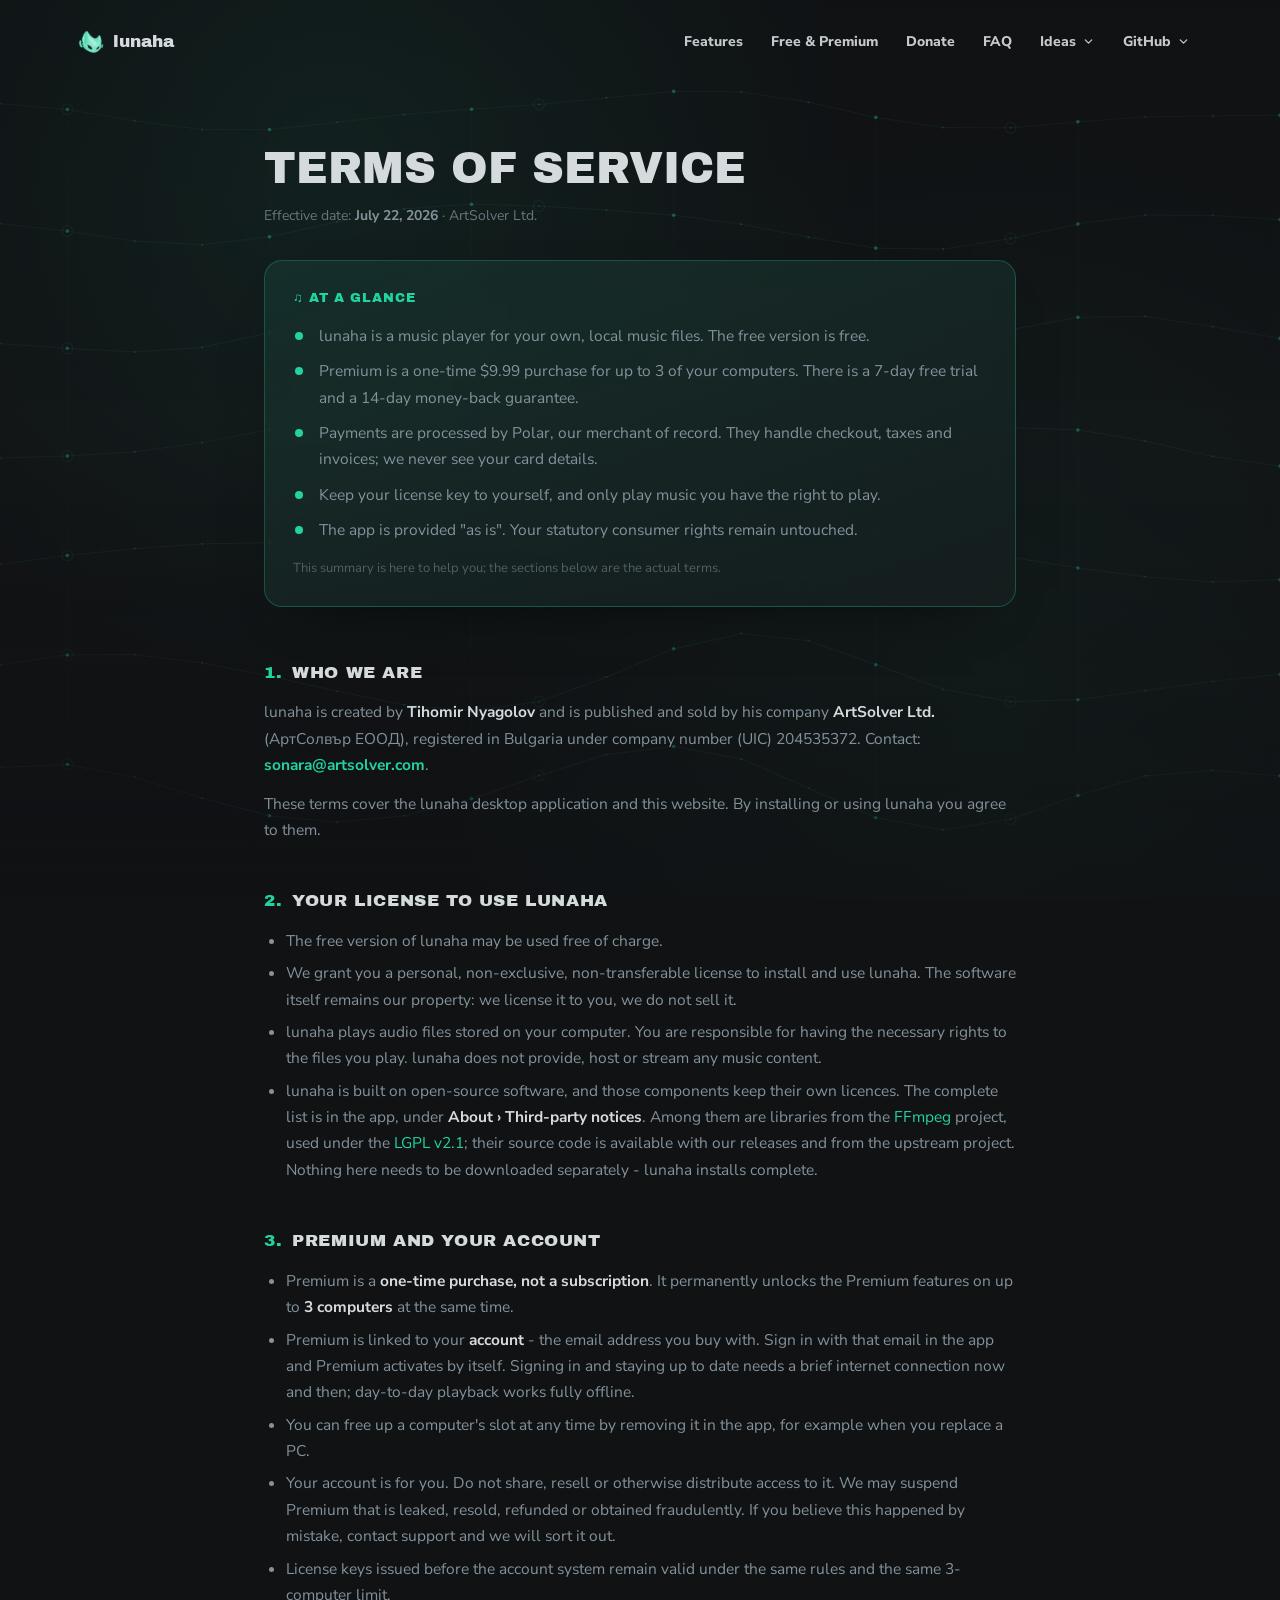
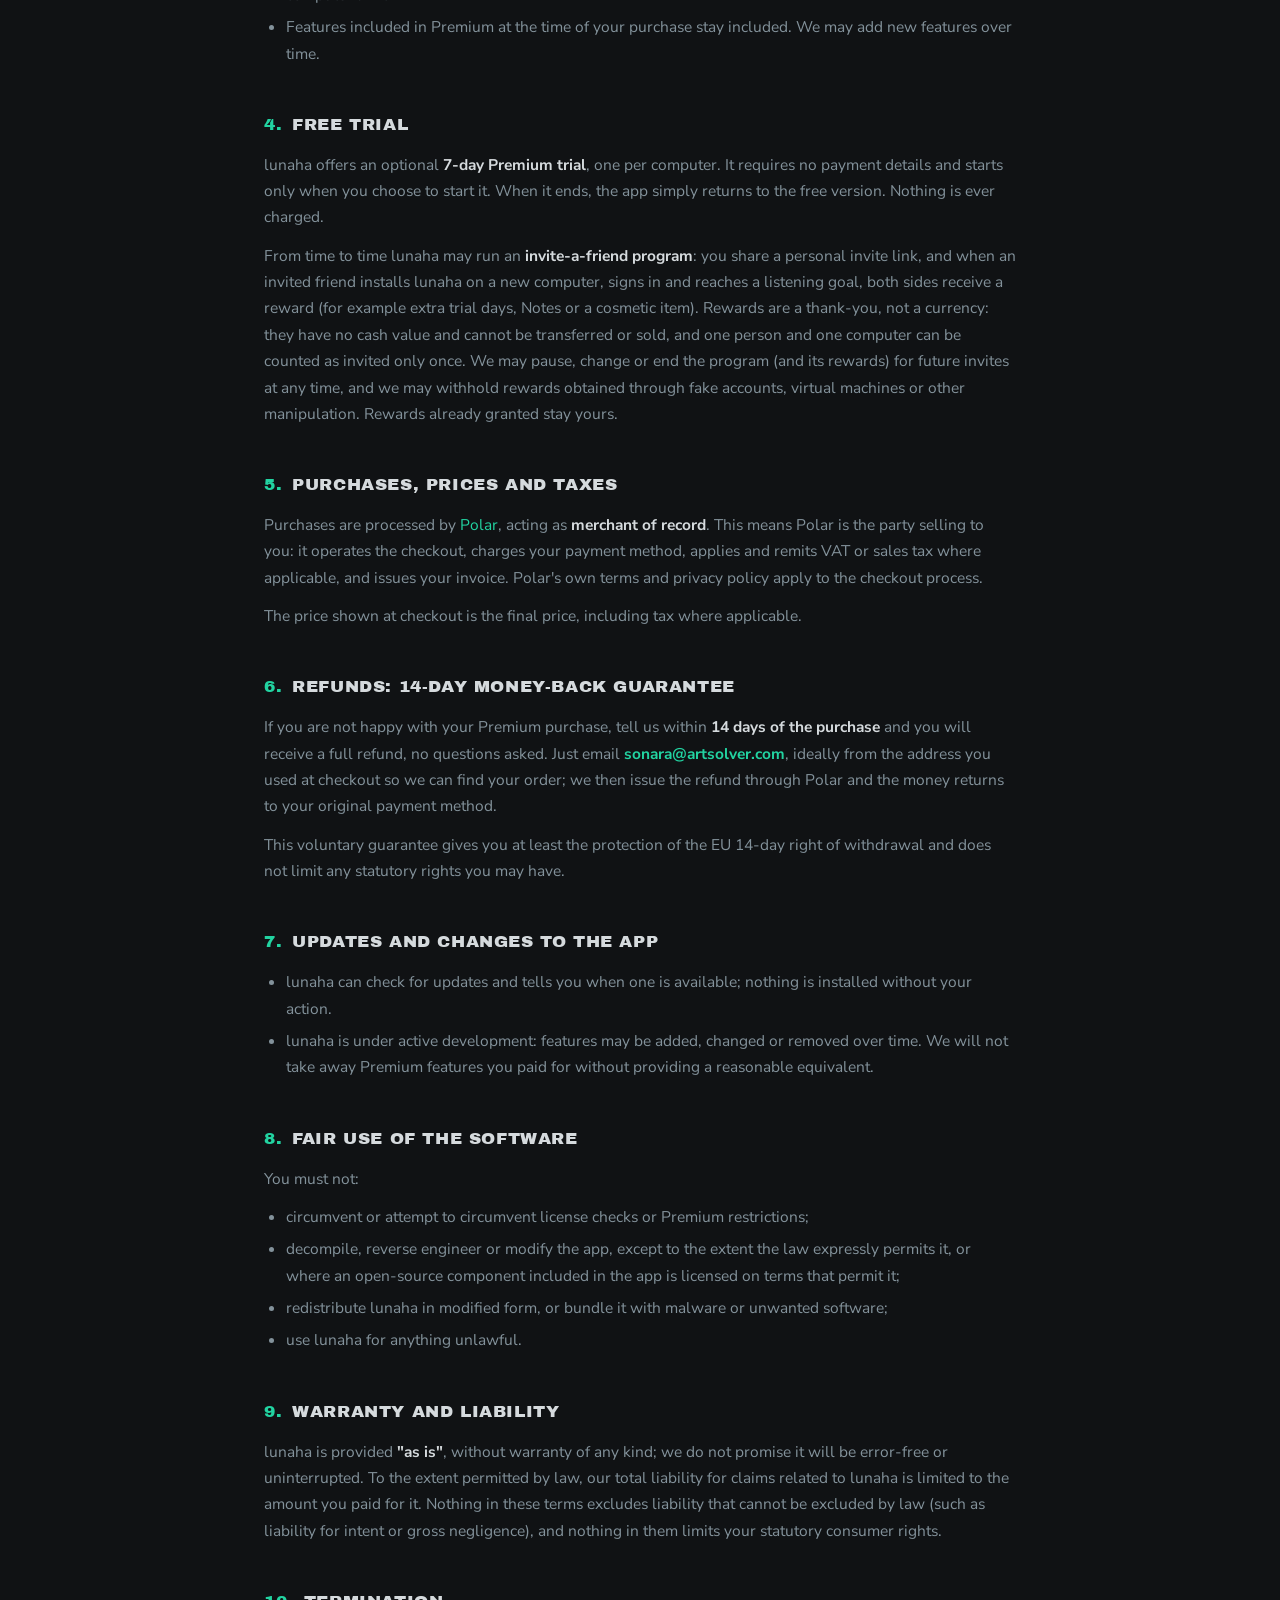
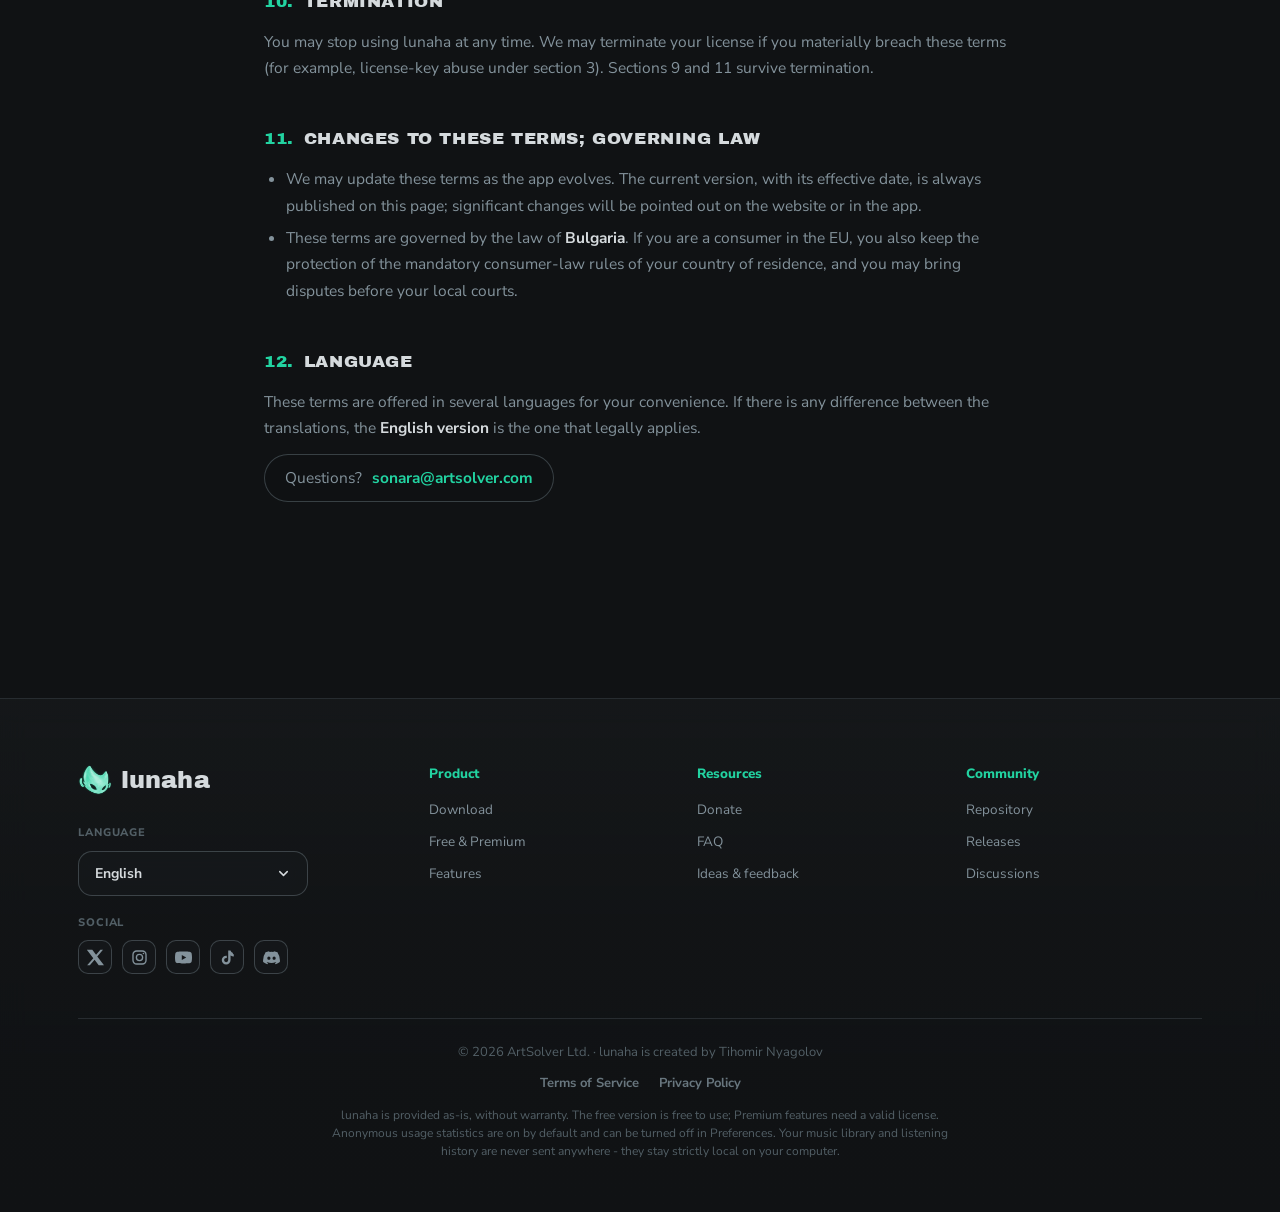
<file: terms.html>
<!DOCTYPE html>
<html lang="en">
<head>
  <meta charset="UTF-8" />
  <meta name="viewport" content="width=device-width, initial-scale=1.0" />
  <title>Terms of Service - lunaha</title>
  <meta name="description" content="Terms of Service for lunaha, the local-first music player." />
  <!-- Legal pages (Deep AIR visual layer approved 2026-07-29; legal copy unchanged).
       Effective 2026-07-08. English is the AUTHORITATIVE version and lives in
       this HTML (no-JS safe). Translations live in legal-i18n.js and are painted
       in by the script at the bottom; the language is GLOBAL via site-lang.js.
       Wording source of truth: .work/Legal/terms-en.md; process: LEGAL-PLAN.md. -->
  <link rel="preconnect" href="https://fonts.googleapis.com" />
  <link rel="preconnect" href="https://fonts.gstatic.com" crossorigin />
  <link href="https://fonts.googleapis.com/css2?family=Archivo+Black&family=Nunito+Sans:opsz,wght@6..12,400;6..12,600;6..12,700;6..12,800&display=swap" rel="stylesheet" />
  <script src="site-config.js"></script>
  <script src="site-lang.js"></script>
  <script src="legal-i18n.js"></script>
  <!-- Shared single-source chrome: the brand lockup + the full home-style
       nav and footer (site-chrome.js renders both into #site-nav / #site-footer). -->
  <script src="site-brand.js"></script>
  <script src="site-chrome.js"></script>
  <style>
    :root {
      --bg: #08091a;
      --bg-card: #141737;
      --glass: rgba(24, 27, 60, 0.45);
      --glass-strong: rgba(20, 23, 55, 0.72);
      --glass-border: rgba(133, 145, 235, 0.16);
      --border: #2b2f5c;
      --text: #c3c6e2;
      --text-strong: #ffffff;
      --text-secondary: #aab0dd;
      --text-muted: #8489b8;
      --text-faint: #666c9e;
      --accent: #22D3A1;
      --accent-violet: #8f66ff;
      --on-accent: #04160b;
      --glow-1: rgba(34, 211, 161, 0.17);
      --glow-2: rgba(143, 102, 255, 0.15);
      --font-sans: "Nunito Sans", "Segoe UI", system-ui, sans-serif;
      --font-display: "Archivo Black", "Arial Black", sans-serif;
    }
    * { margin: 0; padding: 0; box-sizing: border-box; }
    html { scrollbar-color: #2b2f5c #0a0b20; }
    ::-webkit-scrollbar { width: 12px; }
    ::-webkit-scrollbar-track { background: #0a0b20; }
    ::-webkit-scrollbar-thumb { background: #2b2f5c; border-radius: 999px; border: 3px solid #0a0b20; }
    body { background: var(--bg); color: var(--text); font-family: var(--font-sans); line-height: 1.7; -webkit-font-smoothing: antialiased; }
    a { color: var(--accent); text-decoration: none; }
    a:hover { text-decoration: underline; }
    .d { font-family: var(--font-display); font-weight: 400; text-transform: uppercase; color: var(--text-strong); line-height: 1.1; }
    .site-background { position: fixed; inset: 0; z-index: 0; pointer-events: none;
      background:
        radial-gradient(circle at 50% -20%, var(--glow-1), transparent 40%),
        radial-gradient(circle at 22% 24%, var(--glow-1), transparent 52%),
        radial-gradient(circle at 80% 12%, var(--glow-2), transparent 46%),
        radial-gradient(circle at 24% 86%, var(--glow-2), transparent 46%),
        linear-gradient(180deg, #0b0d26 0%, #08091a 46%, #060714 100%); }
    .wrap { position: relative; z-index: 1; max-width: 800px; margin: 0 auto; padding: 0 24px 70px; }
    nav { display: flex; align-items: center; justify-content: space-between; padding: 26px 0 0; }
    nav .wordmark { font-size: 22px; letter-spacing: 0.5px; }
    nav .wordmark:hover { text-decoration: none; color: var(--accent); }
    nav .back { font-size: 14px; font-weight: 700; color: var(--text-secondary); border: 1px solid var(--glass-border); background: var(--glass); padding: 8px 16px; border-radius: 999px; }
    nav .back:hover { color: var(--text-strong); text-decoration: none; border-color: var(--accent); }
    header.page { margin: 60px 0 32px; }
    h1 { font-size: clamp(30px, 5vw, 44px); margin-bottom: 12px; }
    .meta { font-size: 14px; color: var(--text-muted); }
    .meta b { color: var(--text-secondary); font-weight: 700; }
    .plain { border-radius: 18px; padding: 26px 28px; margin: 0 0 46px;
      background: linear-gradient(160deg, rgba(34, 211, 161, 0.10), rgba(143, 102, 255, 0.07)), var(--glass);
      border: 1px solid rgba(34, 211, 161, 0.28); }
    .plain .label { font-family: var(--font-display); text-transform: uppercase; font-size: 13px; letter-spacing: 1px; color: var(--accent); margin-bottom: 14px; }
    .plain ul { list-style: none; }
    .plain li { padding-left: 26px; position: relative; margin: 9px 0; color: var(--text-secondary); font-size: 15.5px; }
    .plain li::before { content: ""; position: absolute; left: 2px; top: 9px; width: 8px; height: 8px; border-radius: 999px; background: var(--accent); }
    .plain .note { margin-top: 14px; font-size: 13px; color: var(--text-faint); }
    section.doc { margin: 0 0 38px; }
    section.doc h2 { font-family: var(--font-display); font-weight: 400; text-transform: uppercase; color: var(--text-strong); font-size: 17px; letter-spacing: 0.6px; margin-bottom: 12px; padding-top: 6px; }
    section.doc h2 .num { color: var(--accent); margin-right: 10px; }
    section.doc p { margin: 0 0 12px; font-size: 15.5px; }
    section.doc ul { margin: 0 0 12px 22px; font-size: 15.5px; }
    section.doc li { margin: 6px 0; }
    section.doc strong { color: var(--text-strong); font-weight: 700; }
    .email-js { color: var(--accent); font-weight: 700; cursor: pointer; }
    .email-js:hover { text-decoration: underline; }
    .contact { display: inline-flex; align-items: center; gap: 10px; background: var(--glass-strong); border: 1px solid var(--glass-border); border-radius: 999px; padding: 10px 20px; font-size: 15px; margin-top: 4px; }
    footer { position: relative; z-index: 1; border-top: 1px solid var(--glass-border); padding: 26px 24px 40px; text-align: center; font-size: 13px; color: var(--text-faint); }
    footer .links { margin-bottom: 14px; }
    footer .links a { color: var(--text-muted); margin: 0 12px; font-weight: 700; }
    footer .links a:hover { color: var(--accent); }
    .lang-pick { margin: 0 0 14px; }
    .lang-pick select {
      font-family: var(--font-sans); font-size: 13px; font-weight: 700; color: var(--text-secondary);
      background: var(--glass-strong); border: 1px solid var(--glass-border); border-radius: 999px;
      padding: 7px 30px 7px 16px; cursor: pointer; -webkit-appearance: none; appearance: none;
      background-image: url("data:image/svg+xml;utf8,<svg xmlns='http://www.w3.org/2000/svg' width='12' height='12' viewBox='0 0 24 24' fill='none' stroke='%238489b8' stroke-width='2.5' stroke-linecap='round'><path d='M6 9l6 6 6-6'/></svg>");
      background-repeat: no-repeat; background-position: right 12px center;
    }
    .lang-pick select:hover { color: var(--text-strong); border-color: var(--accent); }
    .lang-pick select option { background: var(--bg-card); color: var(--text); }
  </style>
  <link rel="stylesheet" href="site-deep-air.css" />
  <script src="site-wave.js" defer></script>
  <link rel="icon" type="image/webp" href="brand-icon.webp" />
</head>
<body>
  <div class="site-background" aria-hidden="true"></div>

  <div id="site-nav"></div>

  <div class="wrap">
    <header class="page">
      <h1 class="d" data-legal="title">Terms of Service</h1>
      <p class="meta"><span data-legal="effLabel">Effective date:</span> <b data-legal="effDate">July 22, 2026</b> &middot; ArtSolver Ltd.</p>
    </header>

    <div class="plain">
      <div class="label" data-legal="plainLabel">&#9835; At a glance</div>
      <ul data-legal="plainList">
        <li>lunaha is a music player for your own, local music files. The free version is free.</li>
        <li>Premium is a one-time <span data-lunaha-price="usd">$9.99</span> purchase for up to 3 of your computers. There is a 7-day free trial and a 14-day money-back guarantee.</li>
        <li>Payments are processed by Polar, our merchant of record. They handle checkout, taxes and invoices; we never see your card details.</li>
        <li>Keep your license key to yourself, and only play music you have the right to play.</li>
        <li>The app is provided "as is". Your statutory consumer rights remain untouched.</li>
      </ul>
      <p class="note" data-legal="plainNote">This summary is here to help you; the sections below are the actual terms.</p>
    </div>

    <section class="doc">
      <h2><span class="num">1.</span><span data-legal="s1h">Who we are</span></h2>
      <div data-legal="s1b">
        <p>lunaha is created by <strong>Tihomir Nyagolov</strong> and is published and sold by his company <strong>ArtSolver Ltd.</strong> (&#1040;&#1088;&#1090;&#1057;&#1086;&#1083;&#1074;&#1098;&#1088; &#1045;&#1054;&#1054;&#1044;), registered in Bulgaria under company number (UIC) 204535372. Contact: <span class="email-js" role="link" tabindex="0"></span>.</p>
        <p>These terms cover the lunaha desktop application and this website. By installing or using lunaha you agree to them.</p>
      </div>
    </section>

    <section class="doc">
      <h2><span class="num">2.</span><span data-legal="s2h">Your license to use lunaha</span></h2>
      <div data-legal="s2b">
        <ul>
          <li>The free version of lunaha may be used free of charge.</li>
          <li>We grant you a personal, non-exclusive, non-transferable license to install and use lunaha. The software itself remains our property: we license it to you, we do not sell it.</li>
          <li>lunaha plays audio files stored on your computer. You are responsible for having the necessary rights to the files you play. lunaha does not provide, host or stream any music content.</li>
          <li>lunaha is built on open-source software, and those components keep their own licences. The complete list is in the app, under <strong>About &rsaquo; Third-party notices</strong>. Among them are libraries from the <a href="https://ffmpeg.org" rel="noopener">FFmpeg</a> project, used under the <a href="https://www.gnu.org/licenses/old-licenses/lgpl-2.1.html" rel="noopener">LGPL v2.1</a>; their source code is available with our releases and from the upstream project. Nothing here needs to be downloaded separately - lunaha installs complete.</li>
        </ul>
      </div>
    </section>

    <section class="doc">
      <h2><span class="num">3.</span><span data-legal="s3h">Premium and your account</span></h2>
      <div data-legal="s3b">
        <ul>
          <li>Premium is a <strong>one-time purchase, not a subscription</strong>. It permanently unlocks the Premium features on up to <strong>3 computers</strong> at the same time.</li>
          <li>Premium is linked to your <strong>account</strong> - the email address you buy with. Sign in with that email in the app and Premium activates by itself. Signing in and staying up to date needs a brief internet connection now and then; day-to-day playback works fully offline.</li>
          <li>You can free up a computer's slot at any time by removing it in the app, for example when you replace a PC.</li>
          <li>Your account is for you. Do not share, resell or otherwise distribute access to it. We may suspend Premium that is leaked, resold, refunded or obtained fraudulently. If you believe this happened by mistake, contact support and we will sort it out.</li>
          <li>License keys issued before the account system remain valid under the same rules and the same 3-computer limit.</li>
          <li>Features included in Premium at the time of your purchase stay included. We may add new features over time.</li>
        </ul>
      </div>
    </section>

    <section class="doc">
      <h2><span class="num">4.</span><span data-legal="s4h">Free trial</span></h2>
      <div data-legal="s4b">
        <p>lunaha offers an optional <strong>7-day Premium trial</strong>, one per computer. It requires no payment details and starts only when you choose to start it. When it ends, the app simply returns to the free version. Nothing is ever charged.</p>
        <p>From time to time lunaha may run an <strong>invite-a-friend program</strong>: you share a personal invite link, and when an invited friend installs lunaha on a new computer, signs in and reaches a listening goal, both sides receive a reward (for example extra trial days, Notes or a cosmetic item). Rewards are a thank-you, not a currency: they have no cash value and cannot be transferred or sold, and one person and one computer can be counted as invited only once. We may pause, change or end the program (and its rewards) for future invites at any time, and we may withhold rewards obtained through fake accounts, virtual machines or other manipulation. Rewards already granted stay yours.</p>
      </div>
    </section>

    <section class="doc">
      <h2><span class="num">5.</span><span data-legal="s5h">Purchases, prices and taxes</span></h2>
      <div data-legal="s5b">
        <p>Purchases are processed by <a href="https://polar.sh" rel="noopener">Polar</a>, acting as <strong>merchant of record</strong>. This means Polar is the party selling to you: it operates the checkout, charges your payment method, applies and remits VAT or sales tax where applicable, and issues your invoice. Polar's own terms and privacy policy apply to the checkout process.</p>
        <p>The price shown at checkout is the final price, including tax where applicable.</p>
      </div>
    </section>

    <section class="doc">
      <h2><span class="num">6.</span><span data-legal="s6h">Refunds: 14-day money-back guarantee</span></h2>
      <div data-legal="s6b">
        <p>If you are not happy with your Premium purchase, tell us within <strong>14 days of the purchase</strong> and you will receive a full refund, no questions asked. Just email <span class="email-js" role="link" tabindex="0"></span>, ideally from the address you used at checkout so we can find your order; we then issue the refund through Polar and the money returns to your original payment method.</p>
        <p>This voluntary guarantee gives you at least the protection of the EU 14-day right of withdrawal and does not limit any statutory rights you may have.</p>
      </div>
    </section>

    <section class="doc">
      <h2><span class="num">7.</span><span data-legal="s7h">Updates and changes to the app</span></h2>
      <div data-legal="s7b">
        <ul>
          <li>lunaha can check for updates and tells you when one is available; nothing is installed without your action.</li>
          <li>lunaha is under active development: features may be added, changed or removed over time. We will not take away Premium features you paid for without providing a reasonable equivalent.</li>
        </ul>
      </div>
    </section>

    <section class="doc">
      <h2><span class="num">8.</span><span data-legal="s8h">Fair use of the software</span></h2>
      <div data-legal="s8b">
        <p>You must not:</p>
        <ul>
          <li>circumvent or attempt to circumvent license checks or Premium restrictions;</li>
          <li>decompile, reverse engineer or modify the app, except to the extent the law expressly permits it, or where an open-source component included in the app is licensed on terms that permit it;</li>
          <li>redistribute lunaha in modified form, or bundle it with malware or unwanted software;</li>
          <li>use lunaha for anything unlawful.</li>
        </ul>
      </div>
    </section>

    <section class="doc">
      <h2><span class="num">9.</span><span data-legal="s9h">Warranty and liability</span></h2>
      <div data-legal="s9b">
        <p>lunaha is provided <strong>"as is"</strong>, without warranty of any kind; we do not promise it will be error-free or uninterrupted. To the extent permitted by law, our total liability for claims related to lunaha is limited to the amount you paid for it. Nothing in these terms excludes liability that cannot be excluded by law (such as liability for intent or gross negligence), and nothing in them limits your statutory consumer rights.</p>
      </div>
    </section>

    <section class="doc">
      <h2><span class="num">10.</span><span data-legal="s10h">Termination</span></h2>
      <div data-legal="s10b">
        <p>You may stop using lunaha at any time. We may terminate your license if you materially breach these terms (for example, license-key abuse under section 3). Sections 9 and 11 survive termination.</p>
      </div>
    </section>

    <section class="doc">
      <h2><span class="num">11.</span><span data-legal="s11h">Changes to these terms; governing law</span></h2>
      <div data-legal="s11b">
        <ul>
          <li>We may update these terms as the app evolves. The current version, with its effective date, is always published on this page; significant changes will be pointed out on the website or in the app.</li>
          <li>These terms are governed by the law of <strong>Bulgaria</strong>. If you are a consumer in the EU, you also keep the protection of the mandatory consumer-law rules of your country of residence, and you may bring disputes before your local courts.</li>
        </ul>
      </div>
    </section>

    <section class="doc">
      <h2><span class="num">12.</span><span data-legal="s12h">Language</span></h2>
      <div data-legal="s12b">
        <p>These terms are offered in several languages for your convenience. If there is any difference between the translations, the <strong>English version</strong> is the one that legally applies.</p>
        <p class="contact">Questions? <span class="email-js" role="link" tabindex="0"></span></p>
      </div>
    </section>
  </div>

  <!-- Global footer (single source): language picker + Home + Terms/Privacy +
       ©/fine-print, shared with the invite page and future pages. -->
  <div id="site-footer"></div>

  <script>
    // Legal-page painter. English is the DOM default (authoritative, no-JS
    // safe); we snapshot it, then paint the selected language from
    // legal-i18n.js. Language is GLOBAL via site-lang.js. Dynamic bits (price,
    // anti-scraper email, year) are refilled after every repaint.
    (function () {
      var DOC = 'terms';
      var dict = (window.LEGAL_I18N && window.LEGAL_I18N[DOC]) || {};
      var nodes = document.querySelectorAll('[data-legal]');
      var EN = {};
      nodes.forEach(function (el) { EN[el.getAttribute('data-legal')] = el.innerHTML; });

      var EMAIL_U = 'sonara', EMAIL_D = 'artsolver.com';
      function mailto() { location.href = 'mailto:' + EMAIL_U + '@' + EMAIL_D; }
      function fillDynamic() {
        var cfg = window.LUNAHA_CONFIG || {};
        document.querySelectorAll('[data-lunaha-price]').forEach(function (el) {
          var c = el.getAttribute('data-lunaha-price') || 'usd';
          el.textContent = (c === 'eur') ? cfg.priceEUR : (cfg.promoPriceUSD || cfg.priceUSD) || el.textContent;
        });
        document.querySelectorAll('.email-js').forEach(function (el) {
          el.textContent = EMAIL_U + '@' + EMAIL_D;
          if (!el.dataset.wired) {
            el.dataset.wired = '1';
            el.addEventListener('click', mailto);
            el.addEventListener('keydown', function (e) { if (e.key === 'Enter') mailto(); });
          }
        });
        var y = document.getElementById('year');
        if (y) y.textContent = new Date().getFullYear();
      }

      function applyLang(lang) {
        var t = (lang === 'en') ? EN : (dict[lang] || null);
        nodes.forEach(function (el) {
          var k = el.getAttribute('data-legal');
          var val = (t && t[k] != null) ? t[k] : EN[k];
          if (val != null) el.innerHTML = val;
        });
        fillDynamic();
        document.documentElement.setAttribute('lang', lang);
      }

      // The shared chrome (site-chrome.js) owns the language PICKER + the
      // global persistence; it fires `lunaha:lang` when the visitor switches -
      // repaint the legal content to match.
      window.addEventListener('lunaha:lang', function (e) { applyLang(e.detail); });

      applyLang(lunahaLang.detect());
      lunahaLang.detectAsyncIp(function (byIp) { applyLang(byIp); });
    })();
  </script>
  <!-- GoatCounter: privacy-friendly, cookieless page analytics (no cookie banner needed). -->
  <script data-goatcounter="https://lunaha.goatcounter.com/count"
          async src="//gc.zgo.at/count.js"></script>
</body>
</html>
</file>
<file: site-deep-air.css>
:root {
  color-scheme: dark;
  --bg: #101214;
  --bg-card: #171a1c;
  --bg-elevated: #242a2d;
  --glass: rgba(23, 26, 28, 0.68);
  --glass-strong: rgba(16, 18, 20, 0.86);
  --glass-border: rgba(131, 146, 155, 0.36);
  --blur-glass: blur(14px) saturate(1.08);
  --border: #525f66;
  --border-soft: rgba(82, 95, 102, 0.34);
  --chip-border: rgba(131, 146, 155, 0.3);
  --text: #83929b;
  --text-strong: #d5dadd;
  --text-secondary: #83929b;
  --text-muted: #68767e;
  --text-faint: #525f66;
  --accent: #22d3a1;
  --accent-violet: #22d3a1;
  --on-accent: #04160b;
  --glow-1: rgba(34, 211, 161, 0.12);
  --glow-2: rgba(34, 211, 161, 0.07);
  --font-sans: "Nunito Sans", "Segoe UI", system-ui, sans-serif;
  --font-display: "Archivo Black", "Arial Black", sans-serif;
}

html {
  scrollbar-color: #525f66 #101214;
}

body {
  background: var(--bg);
}

::-webkit-scrollbar-track {
  background: #101214;
}

::-webkit-scrollbar-thumb {
  background: #525f66;
  border-color: #101214;
}

::-webkit-scrollbar-thumb:hover {
  background: #83929b;
}

.lang-menu {
  scrollbar-color: rgba(131, 146, 155, 0.48) transparent;
}

.lang-menu::-webkit-scrollbar-thumb {
  background: rgba(131, 146, 155, 0.42);
}

.lang-menu::-webkit-scrollbar-thumb:hover {
  background: rgba(131, 146, 155, 0.62);
}

.site-background {
  position: fixed;
  inset: 0;
  z-index: 0;
  overflow: hidden;
  pointer-events: none;
  background:
    radial-gradient(circle at 26% 18%, rgba(34, 211, 161, 0.075), transparent 44%),
    radial-gradient(circle at 78% 76%, rgba(34, 211, 161, 0.045), transparent 48%),
    linear-gradient(180deg, #101214 0%, #121416 46%, #101214 100%);
}

.site-background::after {
  content: "";
  position: absolute;
  inset: 0;
  z-index: 2;
  background:
    linear-gradient(90deg, rgba(16, 18, 20, 0.16), transparent 24%, transparent 76%, rgba(16, 18, 20, 0.16)),
    linear-gradient(180deg, rgba(16, 18, 20, 0.03), transparent 48%, rgba(16, 18, 20, 0.26));
}

.site-background canvas[data-site-wave] {
  position: absolute;
  inset: 0;
  z-index: 1;
  display: block;
  width: 100%;
  height: 100%;
  opacity: 0.96;
  contain: strict;
}

.panel--mint,
.panel--violet,
.panel--rose {
  --ptint: rgba(34, 211, 161, 0.11);
}

:is(
  .panel,
  .card,
  .tier,
  .support-block,
  .faq-item,
  .menu,
  .lang-menu,
  .dl-mini,
  .language-list button,
  .contact,
  .lang-pick select
) {
  border-color: var(--glass-border);
  backdrop-filter: var(--blur-glass);
  -webkit-backdrop-filter: var(--blur-glass);
  box-shadow: 0 24px 58px -42px rgba(0, 0, 0, 0.92);
}

:is(.panel, .card, .tier, .support-block, .faq-item, .dl-mini, .language-list button) {
  background: var(--glass);
}

:is(.menu, .lang-menu, .contact, .lang-pick select) {
  background-color: var(--glass-strong);
}

.plain {
  background:
    linear-gradient(160deg, rgba(34, 211, 161, 0.11), rgba(34, 211, 161, 0.025)),
    var(--glass);
  border-color: rgba(34, 211, 161, 0.28);
  backdrop-filter: var(--blur-glass);
  -webkit-backdrop-filter: var(--blur-glass);
  box-shadow: 0 24px 58px -42px rgba(0, 0, 0, 0.92);
}

.copy-btn {
  background: color-mix(in srgb, var(--bg-elevated) 76%, transparent);
  border-color: var(--glass-border);
}

.copy-btn:hover {
  background: color-mix(in srgb, var(--bg-elevated) 92%, var(--accent) 8%);
}

:is(nav .links > a, .nav-item > a):hover {
  background: color-mix(in srgb, var(--accent) 11%, transparent);
}

:is(.lang-btn, .fgrid .social a) {
  background: var(--glass);
  border-color: var(--glass-border);
  backdrop-filter: var(--blur-glass);
  -webkit-backdrop-filter: var(--blur-glass);
}

footer,
.sc-foot {
  background:
    linear-gradient(180deg, rgba(23, 26, 28, 0.72) 0%, rgba(18, 20, 22, 0.92) 46%, #101214 100%);
  border-top-color: var(--border-soft);
  backdrop-filter: var(--blur-glass);
  -webkit-backdrop-filter: var(--blur-glass);
  box-shadow: 0 220px 0 0 #101214;
}

.legal,
.sc-legal {
  border-top-color: var(--border-soft);
}

@supports not ((backdrop-filter: blur(1px)) or (-webkit-backdrop-filter: blur(1px))) {
  :is(
    .panel,
    .card,
    .tier,
    .faq-item,
    .support-block,
    .menu,
    .lang-menu,
    .dl-mini,
    .language-list button,
    .plain,
    .contact,
    .lang-pick select
  ) {
    background: #171a1c;
  }
}

@media (prefers-reduced-motion: reduce) {
  .site-background canvas[data-site-wave] {
    opacity: 0.72;
  }
}
/* Brand spelling stays lowercase even inside display-uppercase headings. */
#premium h3 { text-transform: none; }
.download-transition { max-width: 680px; margin: 16px auto; color: var(--text-secondary); font-size: 14px; line-height: 1.6; text-align: center; }
.download-transition[hidden] { display: none; }
</file>
